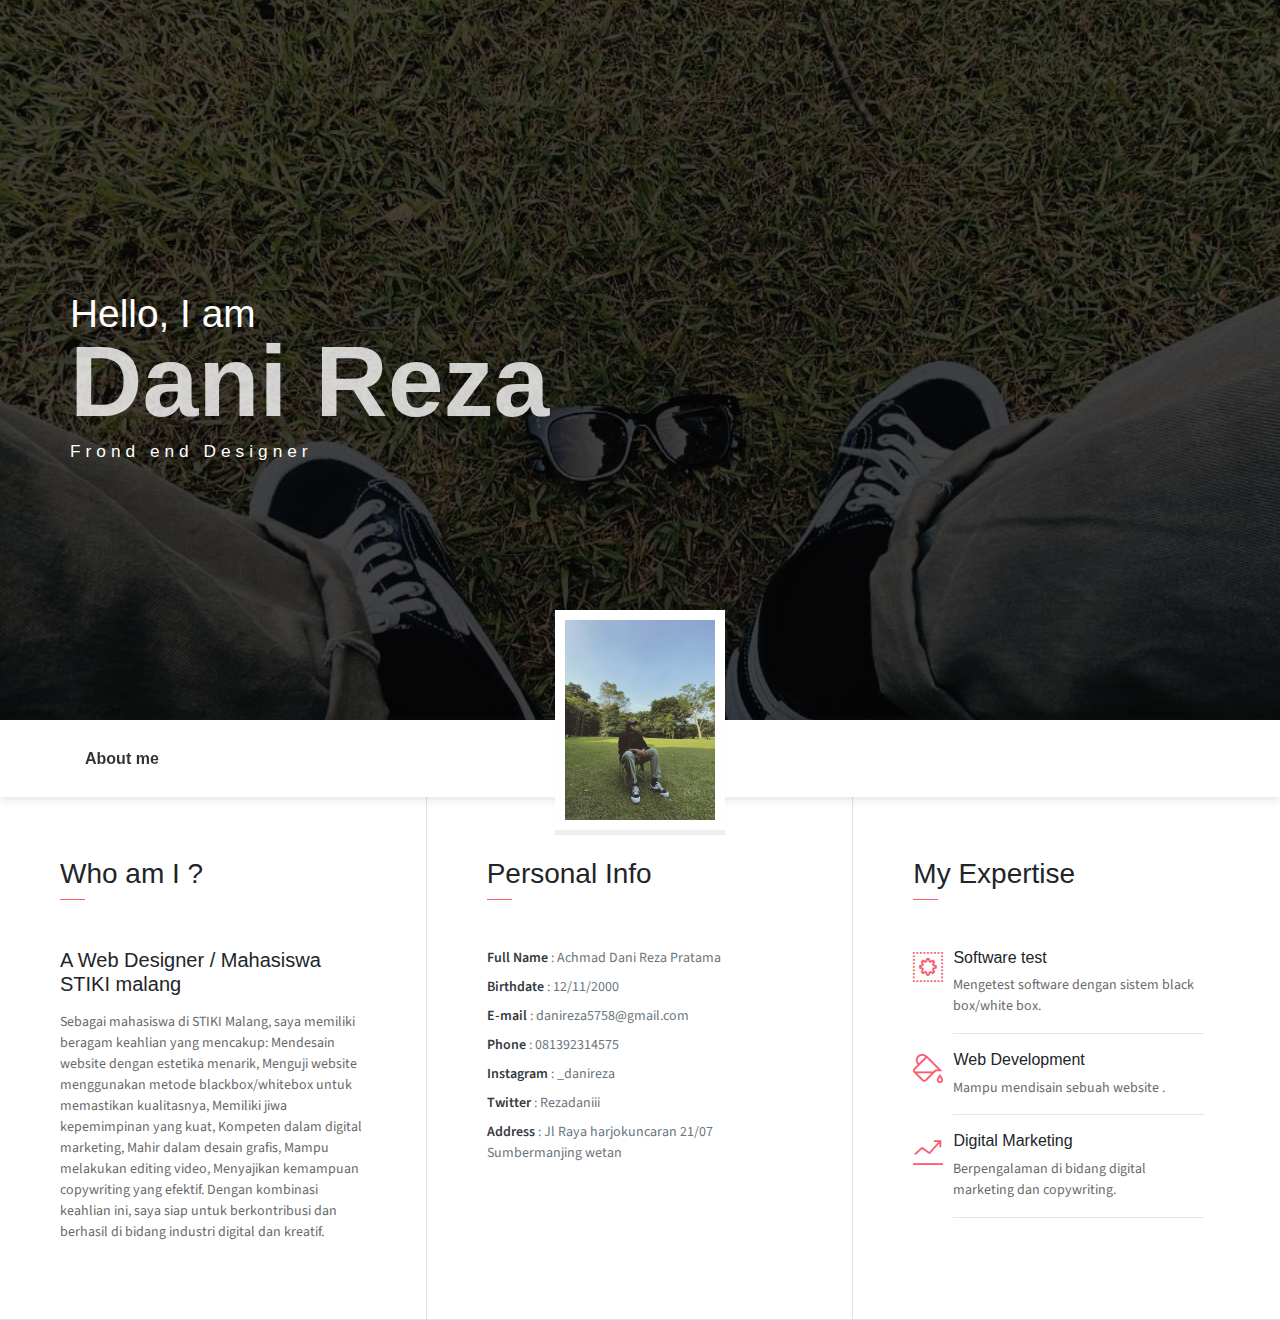
<file: public_html/index.html>
<!DOCTYPE html>
<html lang="en">
<head>
	<meta charset="utf-8">
    <meta name="viewport" content="width=device-width, initial-scale=1, shrink-to-fit=no">
    <meta name="description" content="Start your development with JohnDoe landing page.">
    <meta name="author" content="Devcrud">
    <title>JohnDoe Landing page | Free Bootstrap 4.3.x landing page</title>
    <!-- font icons -->
    <link rel="stylesheet" href="assets/vendors/themify-icons/css/themify-icons.css">
    <!-- Bootstrap + JohnDoe main styles -->
	<link rel="stylesheet" href="assets/css/johndoe.css">
</head>
<body data-spy="scroll" data-target=".navbar" data-offset="40" id="home">
    <a href="components.html" class="btn btn-primary btn-component" data-spy="affix" data-offset-top="600"><i class="ti-shift-left-alt"></i> Components</a>
    <header class="header">
        <div class="container">
            
            <div class="header-content">
                <h4 class="header-subtitle" >Hello, I am</h4>
                <h1 class="header-title">Dani Reza</h1>
                <h6 class="header-mono" >Frond end Designer </h6>
            
            </div>
        </div>
    </header>
    <nav class="navbar sticky-top navbar-expand-lg navbar-light bg-white" data-spy="affix" data-offset-top="510">
        <div class="container">
            <button class="navbar-toggler ml-auto" type="button" data-toggle="collapse" data-target="#navbarSupportedContent" aria-controls="navbarSupportedContent" aria-expanded="false" aria-label="Toggle navigation">
                
            </button>
            <div class="collapse mt-sm-20 navbar-collapse" id="navbarSupportedContent">
                <ul class="navbar-nav mr-auto">
                    <li class="nav-item">
                        <a href="#home" class="nav-link">About me</a>
                    </li>
                
                </ul>
                <ul class="navbar-nav brand">
                    <img src="assets/imgs/avatar.jpg" alt="" class="brand-img">
                    <li class="brand-txt">
                        <h5 class="brand-title">John Doe</h5>
                        <div class="brand-subtitle">Web Designer | Developer</div>
                    </li>
                </ul>
                <ul class="navbar-nav ml-auto">
                    <li class="nav-item">
                        <a href="#portfolio" class="nav-link"></a>
                    </li>
                    <li class="nav-item">
                        <a href="#blog" class="nav-link"></a>
                    </li>
                    <li class="nav-item last-item">
                        <a href="#contact" class="nav-link"></a>
                    </li>
                </ul>
            </div>
        </div>
    </nav>
    <div class="container-fluid">
        <div id="about" class="row about-section">
            <div class="col-lg-4 about-card">
                <h3 class="font-weight-light">Who am I ?</h3>
                <span class="line mb-5"></span>
                <h5 class="mb-3">A Web Designer / Mahasiswa STIKI malang</h5>
                <p class="mt-20">Sebagai mahasiswa di STIKI Malang, saya memiliki beragam keahlian yang mencakup:

                    Mendesain website dengan estetika menarik,
                    Menguji website menggunakan metode blackbox/whitebox untuk memastikan kualitasnya,
                    Memiliki jiwa kepemimpinan yang kuat,
                    Kompeten dalam digital marketing,
                    Mahir dalam desain grafis,
                    Mampu melakukan editing video,
                    Menyajikan kemampuan copywriting yang efektif.
                    
                    Dengan kombinasi keahlian ini, saya siap untuk berkontribusi dan berhasil di bidang industri digital dan kreatif.</p>
                
            </div>
            <div class="col-lg-4 about-card">
                <h3 class="font-weight-light">Personal Info</h3>
                <span class="line mb-5"></span>
                <ul class="mt40 info list-unstyled">
                    <li><span>Full Name</span> : Achmad Dani Reza Pratama</li>
                    <li><span>Birthdate</span> : 12/11/2000</li>
                    <li><span>E-mail</span> : danireza5758@gmail.com</li>
                    <li><span>Phone</span> : 081392314575</li>
                    <li><span>Instagram</span> : _danireza </li>
                    <li><span>Twitter</span> :  Rezadaniii </li>
                    <li><span>Address</span> :  Jl Raya harjokuncaran 21/07 Sumbermanjing wetan </li>
                    
                </ul>
                
            </div>
            <div class="col-lg-4 about-card">
                <h3 class="font-weight-light">My Expertise</h3>
                <span class="line mb-5"></span>
                <div class="row">
                    <div class="col-1 text-danger pt-1"><i class="ti-widget icon-lg"></i></div>
                    <div class="col-10 ml-auto mr-3">
                        <h6>Software test</h6>
                        <p class="subtitle"> Mengetest software dengan sistem black box/white box.</p>
                        <hr>
                    </div>
                </div>
                <div class="row">
                    <div class="col-1 text-danger pt-1"><i class="ti-paint-bucket icon-lg"></i></div>
                    <div class="col-10 ml-auto mr-3">
                        <h6>Web Development</h6>
                        <p class="subtitle">Mampu mendisain sebuah website  .</p>
                        <hr>
                    </div>
                </div>
                <div class="row">
                    <div class="col-1 text-danger pt-1"><i class="ti-stats-up icon-lg"></i></div>
                    <div class="col-10 ml-auto mr-3">
                        <h6>Digital Marketing</h6>
                        <p class="subtitle">Berpengalaman di bidang digital marketing dan copywriting.</p>
                        <hr>
                    </div>
                </div>
            </div>
        </div>
    </div>
</file>
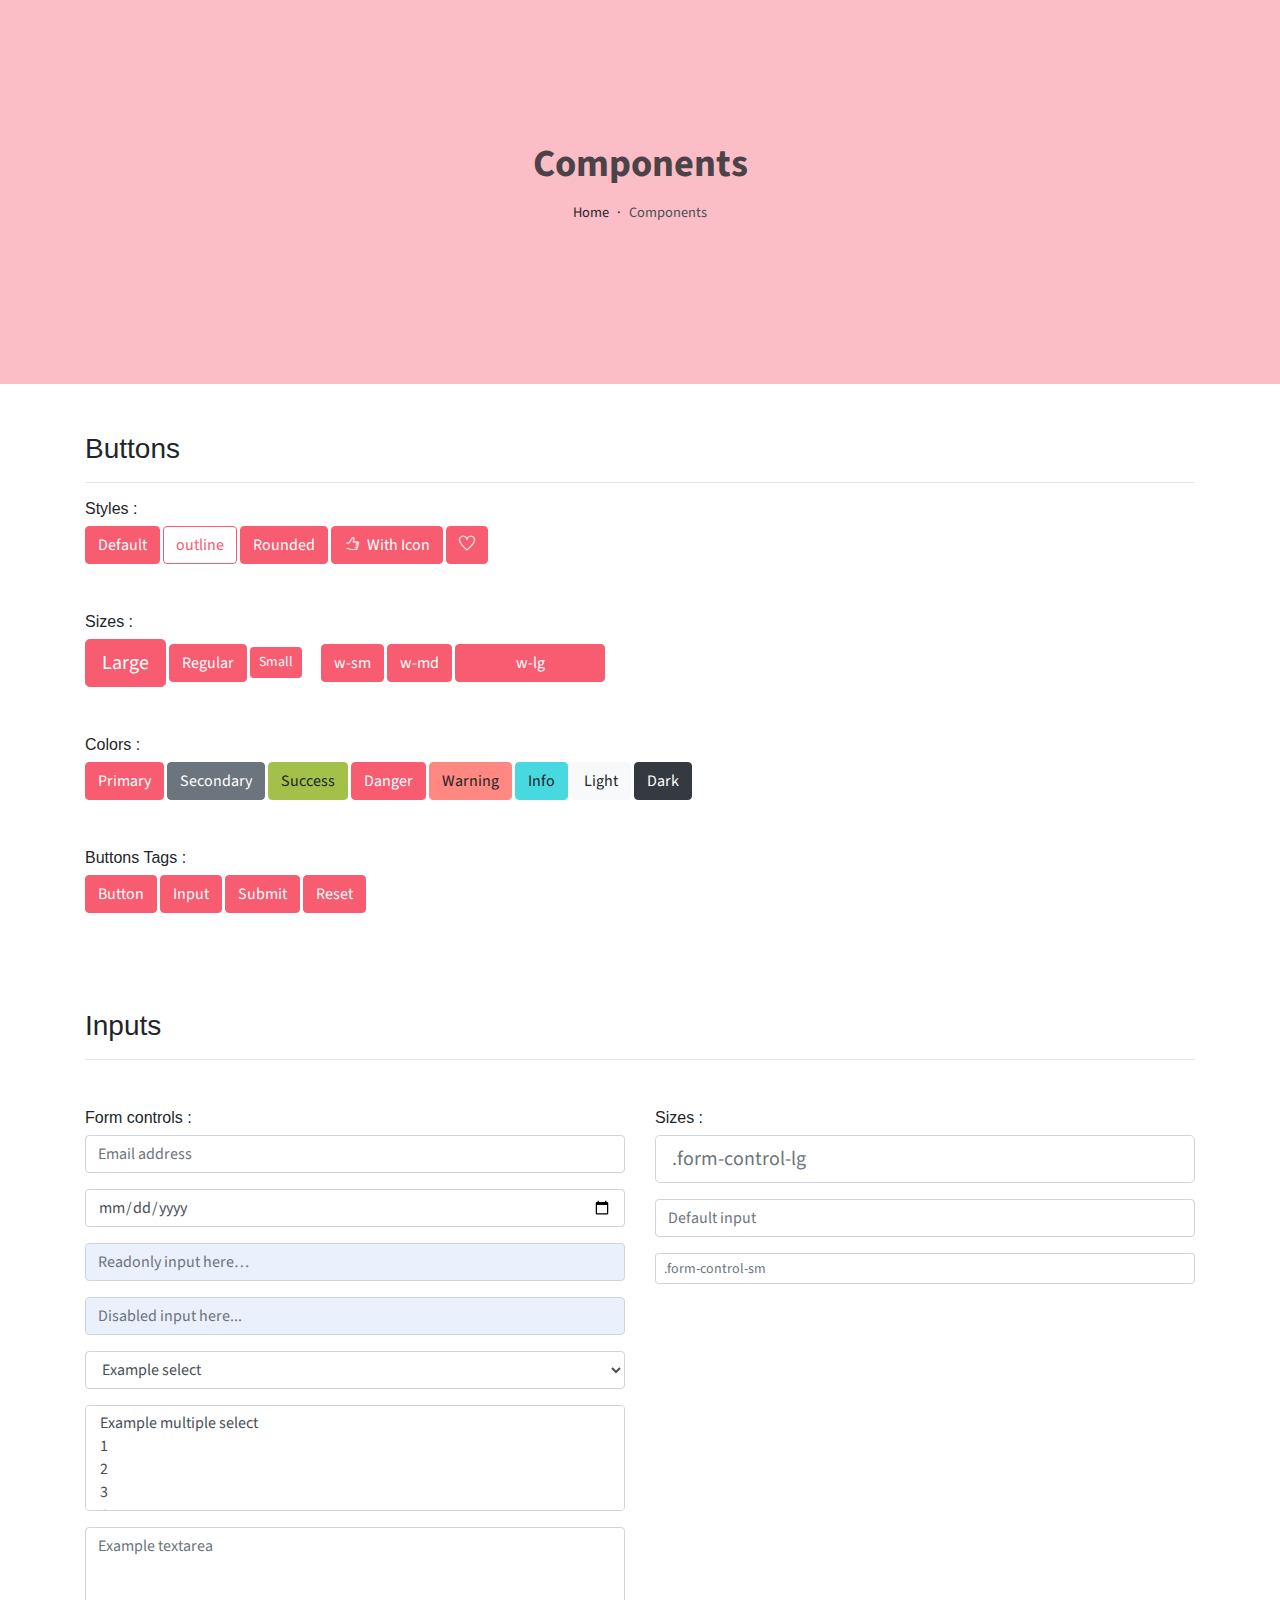
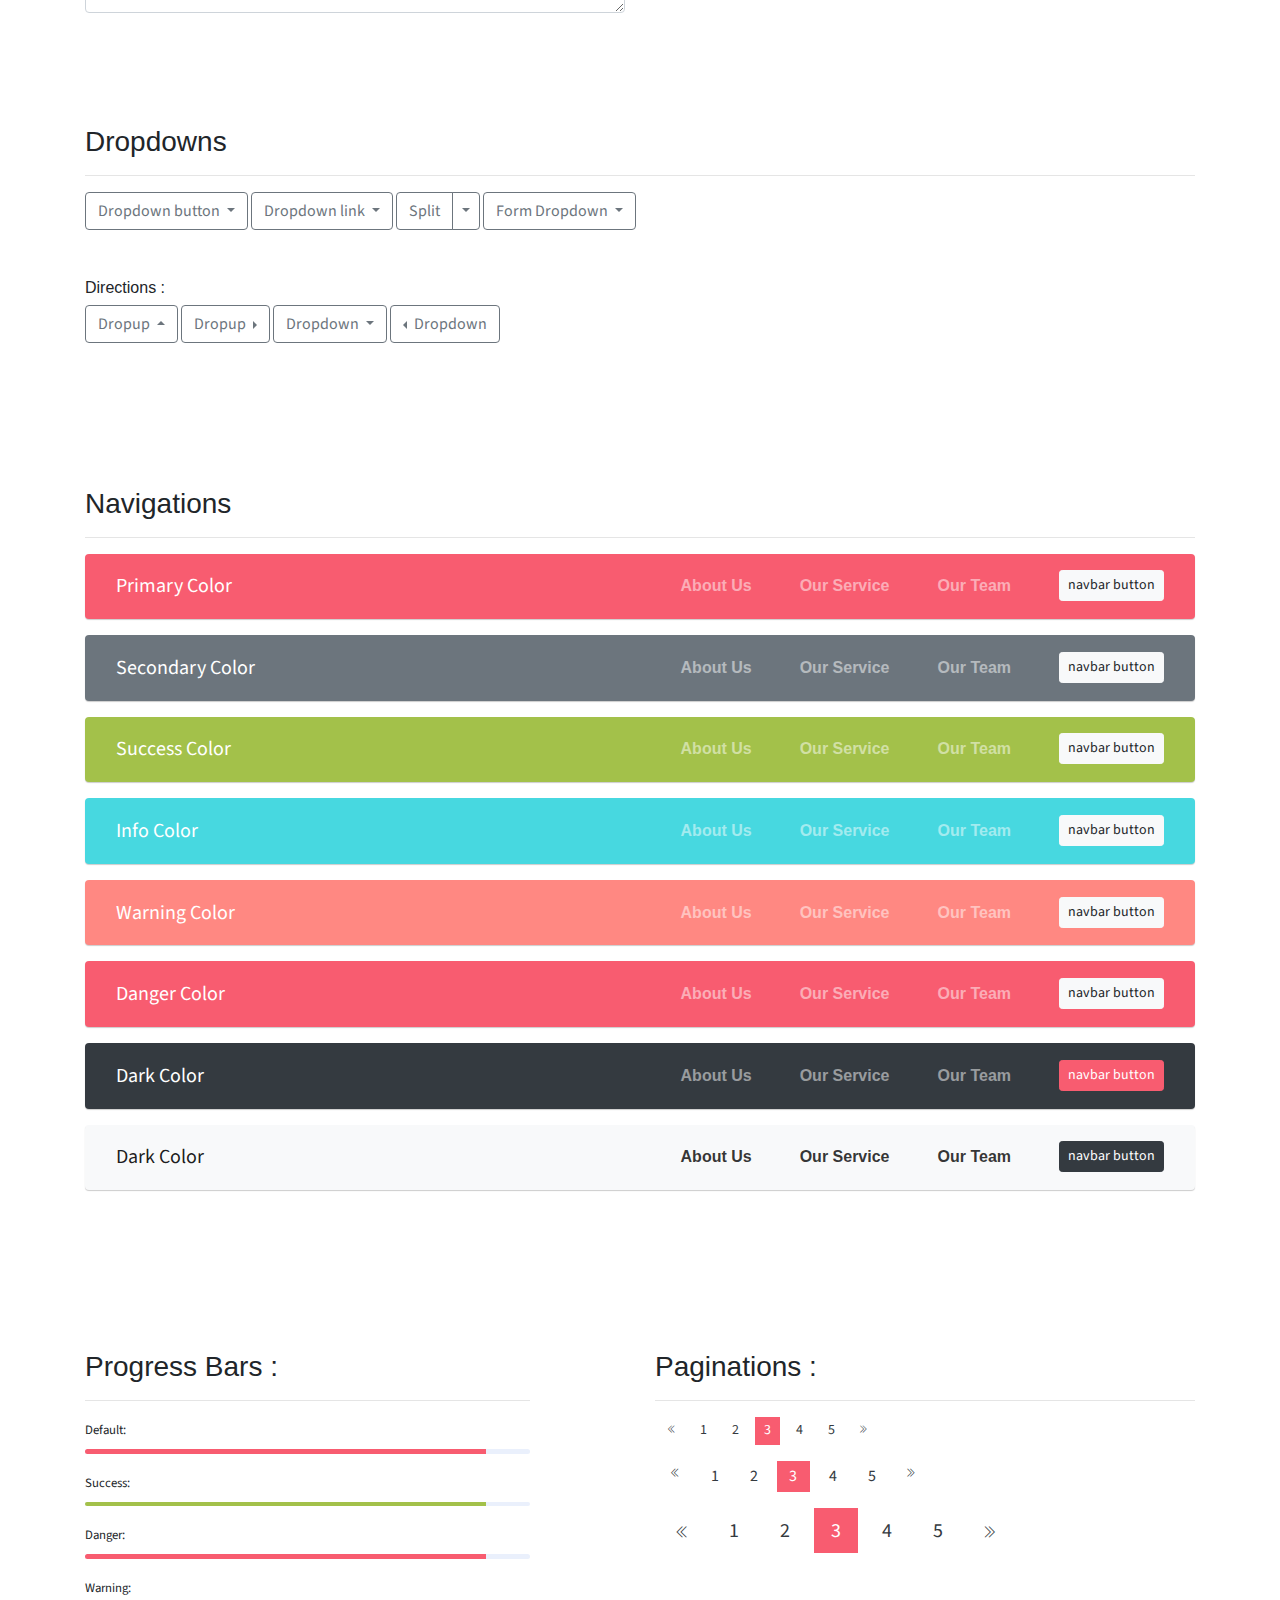
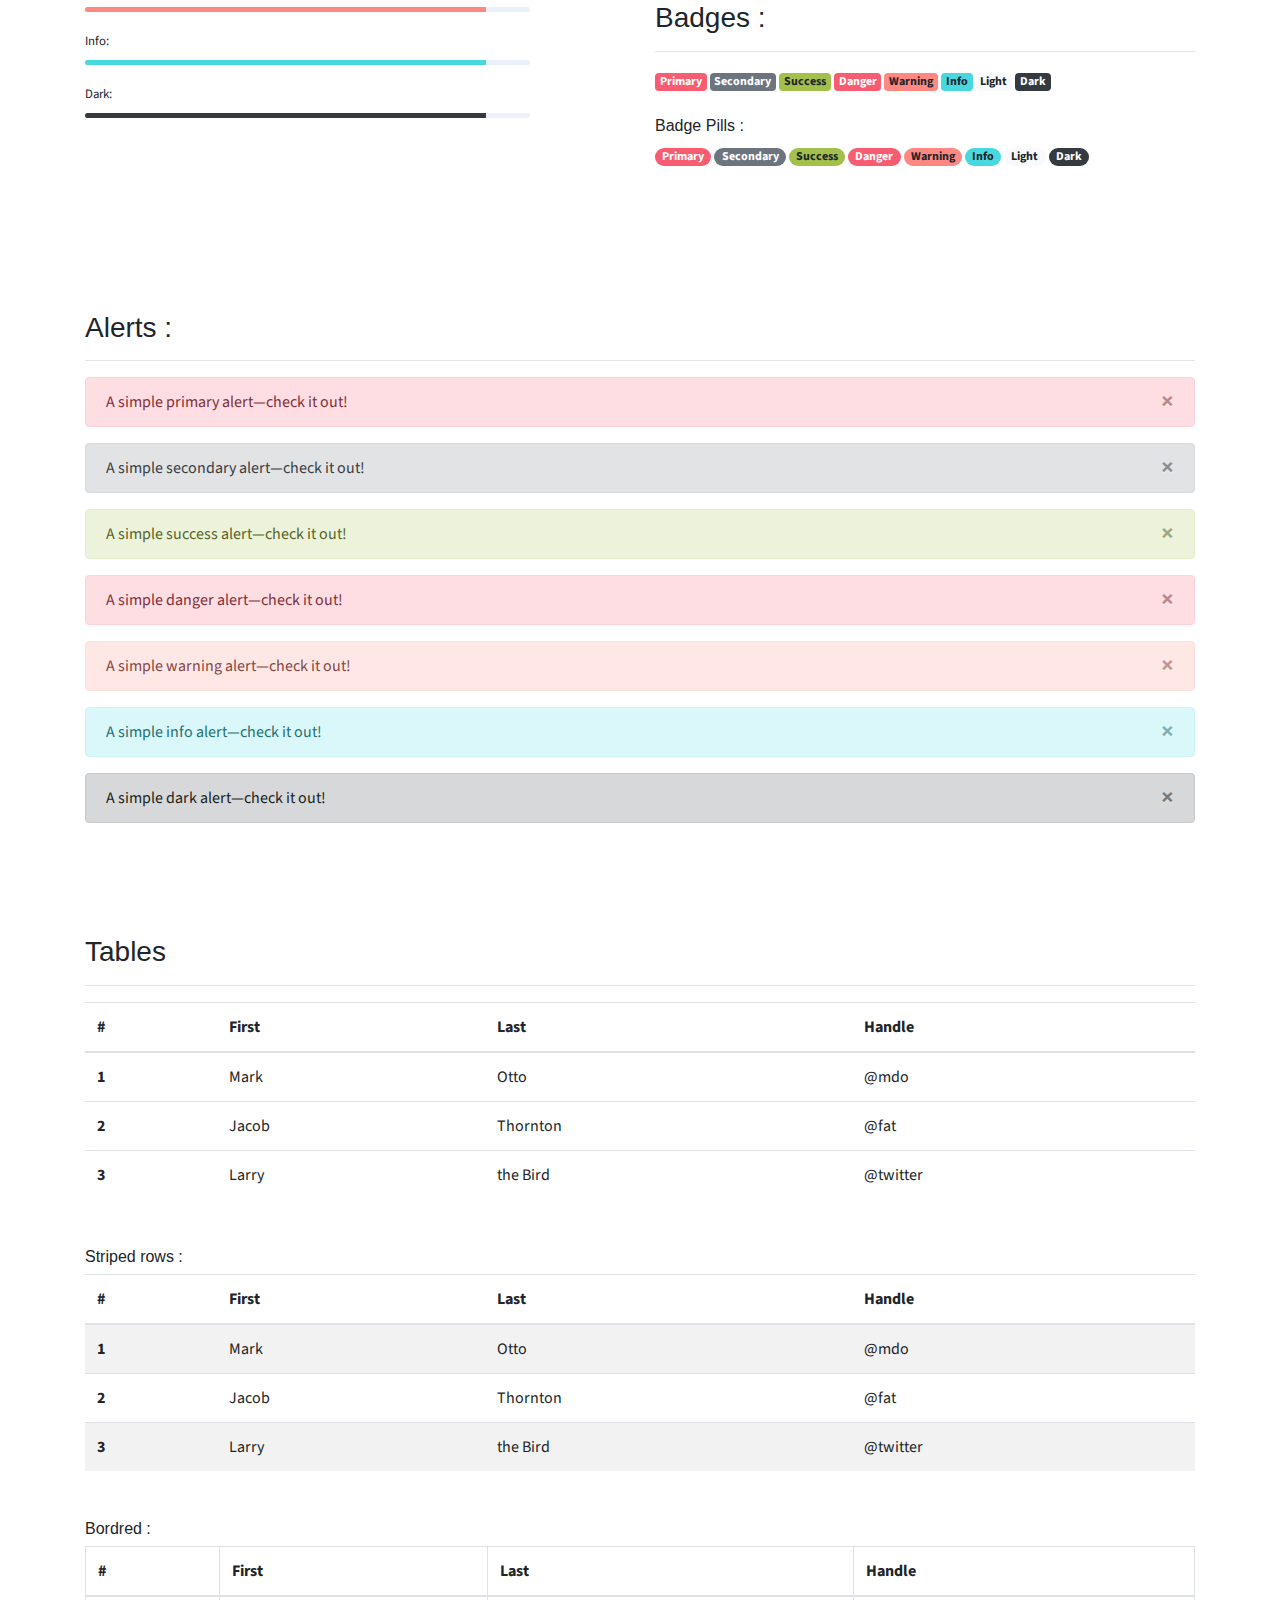
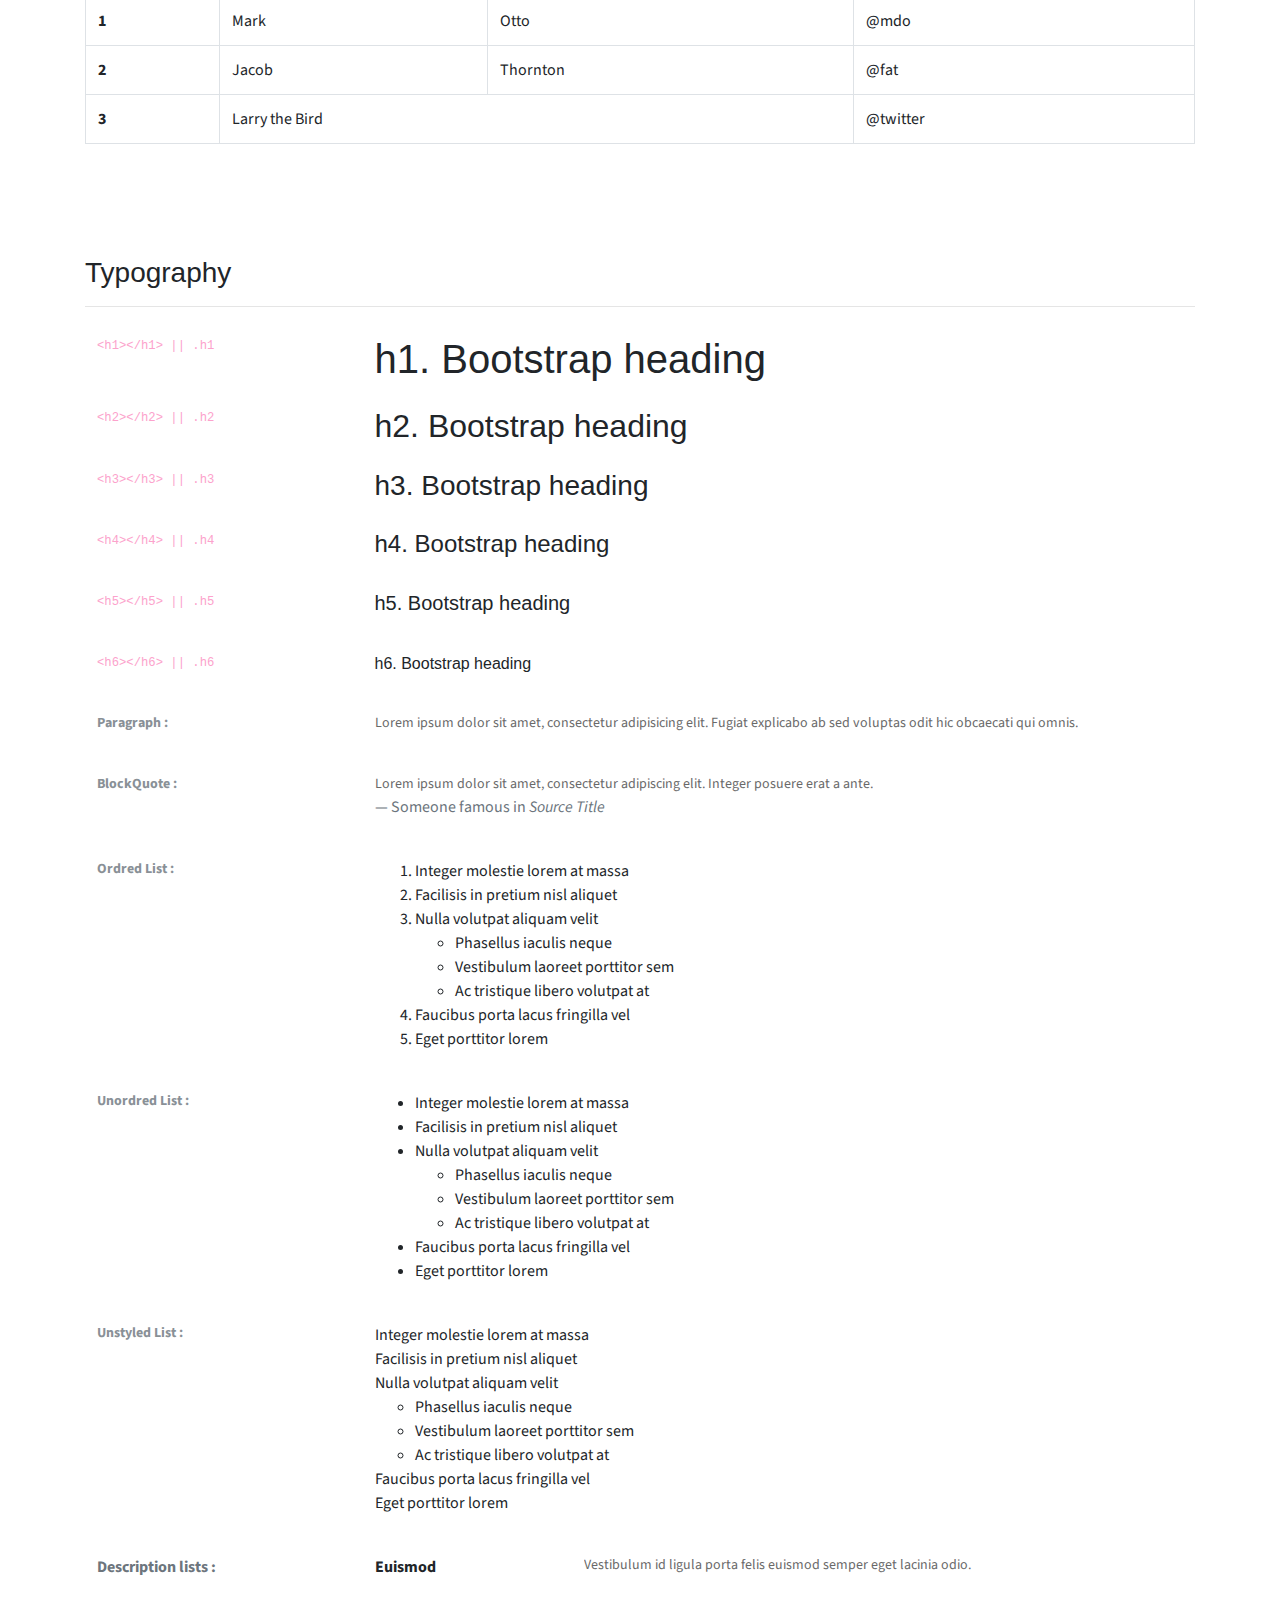
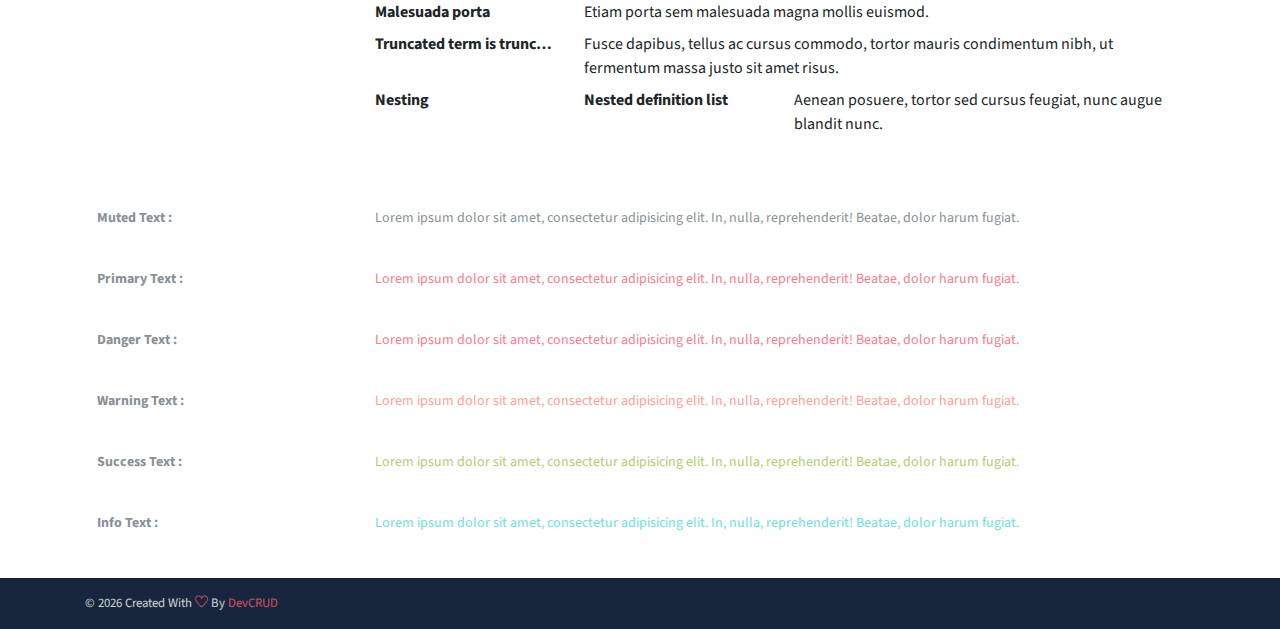
<file: public_html/components.html>
<!DOCTYPE html>
<html lang="en">
<head>
   <meta charset="utf-8">
   <meta name="viewport" content="width=device-width, initial-scale=1, shrink-to-fit=no">
   <meta name="description" content="Start your development with JohnDoe landing page.">
   <meta name="author" content="Devcrud">
   <title>JohnDoe Landing page | Components</title>
   <link rel="icon" href="assets/imgs/favicon.png" type="image/png">
   <!-- font icons -->
   <link rel="stylesheet" href="assets/vendors/themify-icons/css/themify-icons.css">
   <!-- Bootstrap + Steller  -->
   <link rel="stylesheet" href="assets/css/johndoe.css">
</head>
<body>

   <!-- Page Header -->
   <header class="header header-mini"> 
      <div class="header-title">Components</div> 
      <nav aria-label="breadcrumb">
         <ol class="breadcrumb">
            <li class="breadcrumb-item"><a href="/">Home</a></li>
            <li class="breadcrumb-item active" aria-current="page">Components</li>
         </ol>
      </nav>
   </header> <!-- End Of Page Header -->

   <!-- main content -->
   <div class="container">

      <!-- Buttons -->
      <h3 class="mt-5">Buttons</h3>
      <hr>
      <h6 class="section-secondary-title">Styles :</h6>
      <button class="btn btn-primary">Default</button>
      <button class="btn btn-outline-primary">outline</button>
      <button class="btn btn-primary rounded">Rounded</button>
      <button class="btn btn-primary rounded"><i class="ti-thumb-up pr-1"></i> With Icon</button>
      <button class="btn btn-primary circle"><i class="ti-heart"></i></button>

      <h6 class="section-secondary-title mt-5">Sizes :</h6>
      <button class="btn btn-primary btn-lg">Large</button>
      <button class="btn btn-primary ">Regular</button>
      <button class="btn btn-primary btn-sm">Small</button>
      <button class="btn btn-primary w-sm ml-3">w-sm</button>
      <button class="btn btn-primary w-md">w-md</button>
      <button class="btn btn-primary w-lg">w-lg</button>

      <h6 class="section-secondary-title mt-5">Colors :</h6>          
      <button type="button" class="btn btn-primary">Primary</button>
      <button type="button" class="btn btn-secondary">Secondary</button>
      <button type="button" class="btn btn-success">Success</button>
      <button type="button" class="btn btn-danger">Danger</button>
      <button type="button" class="btn btn-warning">Warning</button>
      <button type="button" class="btn btn-info">Info</button>
      <button type="button" class="btn btn-light">Light</button>
      <button type="button" class="btn btn-dark">Dark</button>

      <h6 class="section-secondary-title mt-5">Buttons Tags :</h6>
      <button class="btn btn-primary" type="submit">Button</button>
      <input class="btn btn-primary" type="button" value="Input">
      <input class="btn btn-primary" type="submit" value="Submit">
      <input class="btn btn-primary" type="reset" value="Reset">
      
      <!-- devider -->
      <div class="py-5"></div>

      <!-- Inputs -->
      <h3>Inputs</h3>
      <hr>
      <div class="row mt-5">
         <div class="col-md-6">
            <h6 class="section-secondary-title">Form controls :</h6>        
            <div class="form-group">
               <input type="email" class="form-control" id="exampleFormControlInput1" placeholder="Email address">
            </div>
            <div class="form-group">
               <input type="date" class="form-control" id="exampleFormControlInput1" placeholder="Date">
            </div>
            <div class="form-group">
               <input class="form-control" type="text" placeholder="Readonly input here…" readonly>
            </div>
            <div class="form-group">
               <input class="form-control" id="disabledInput" type="text" placeholder="Disabled input here..." disabled>
            </div>
            <div class="form-group">
               <select class="form-control" id="exampleFormControlSelect1">
                  <option>Example select</option>
                  <option>1</option>
                  <option>2</option>
                  <option>3</option>
                  <option>4</option>
                  <option>5</option>
               </select>
            </div>
            <div class="form-group">
               <select multiple class="form-control" id="exampleFormControlSelect2">
                  <option>Example multiple select</option>
                  <option>1</option>
                  <option>2</option>
                  <option>3</option>
                  <option>4</option>
                  <option>5</option>
               </select>
            </div>
            <div class="form-group">
               <textarea class="form-control" id="exampleFormControlTextarea1" rows="3" placeholder="Example textarea"></textarea>
            </div>
         </div>
         <div class="col-md-6">
            <h6 class="section-secondary-title">Sizes :</h6>    
            <div class="form-group">
               <input class="form-control form-control-lg" type="text" placeholder=".form-control-lg">             
            </div>
            <div class="form-group">
               <input class="form-control" type="text" placeholder="Default input">
            </div>
            <div class="form-group">
               <input class="form-control form-control-sm" type="text" placeholder=".form-control-sm"> 
            </div>
         </div>
      </div> <!-- end of inputs -->   

      <!-- devider -->
      <div class="py-5"></div>             

      <!-- Dropdowns -->
      <h3 class="components-section-title font-weight-normal">Dropdowns</h3>
      <hr>
      <div class="dropdown d-inline-block">
         <button class="btn btn-outline-secondary dropdown-toggle" type="button" id="dropdownMenuButton" data-toggle="dropdown" aria-haspopup="true" aria-expanded="false">
         Dropdown button
         </button>
         <div class="dropdown-menu" aria-labelledby="dropdownMenuButton">
         <a class="dropdown-item" href="#">Action</a>
         <a class="dropdown-item" href="#">Another action</a>
         <a class="dropdown-item" href="#">Something else here</a>
         </div>
      </div>
      <div class="dropdown d-inline-block">
         <a class="btn btn-outline-secondary dropdown-toggle" href="#" role="button" id="dropdownMenuLink" data-toggle="dropdown" aria-haspopup="true" aria-expanded="false">
            Dropdown link
         </a>
         <div class="dropdown-menu" aria-labelledby="dropdownMenuLink">
            <a class="dropdown-item" href="#">Action</a>
            <a class="dropdown-item" href="#">Another action</a>
            <a class="dropdown-item" href="#">Something else here</a>
         </div>
      </div>
      <div class="btn-group">
         <button type="button" class="btn btn-outline-secondary">Split</button>
         <button type="button" class="btn btn-outline-secondary dropdown-toggle dropdown-toggle-split" data-toggle="dropdown" aria-haspopup="true" aria-expanded="false">
         <span class="sr-only">Toggle Dropdown</span>
         </button>
         <div class="dropdown-menu">
            <a class="dropdown-item" href="#">Action</a>
            <a class="dropdown-item" href="#">Another action</a>
            <a class="dropdown-item" href="#">Something else here</a>
            <div class="dropdown-divider"></div>
            <a class="dropdown-item" href="#">Separated link</a>
         </div>
      </div>
      <div class="btn-group">
         <button class="btn btn-outline-secondary dropdown-toggle" type="button" id="dropdownMenuButton" data-toggle="dropdown" aria-haspopup="true" aria-expanded="false">
            Form Dropdown
         </button>
         <div class="dropdown-menu form">
            <form class="px-4 py-3">
               <div class="form-group">
                  <input type="email" class="form-control" id="exampleDropdownFormEmail1" placeholder="email@example.com">
               </div>
               <div class="form-group">
                  <input type="password" class="form-control" id="exampleDropdownFormPassword1" placeholder="Password">
               </div>
               <div class="form-check mb-3">
                  <input type="checkbox" class="form-check-input" id="dropdownCheck">
                  <label class="form-check-label" for="dropdownCheck">
                     Remember me
                  </label>
               </div>
               <button type="submit" class="btn btn-primary btn-block">Sign in</button>
            </form>
            <div class="dropdown-divider"></div>
            <a class="dropdown-item" href="#"><small>New around here? Sign up</small></a>
            <a class="dropdown-item" href="#"><small>Forgot password?</small></a>
         </div>
      </div>       
      <h6 class="section-secondary-title mt-5">Directions :</h6>  
      <div class="btn-group dropup">
         <button type="button" class="btn btn-outline-secondary dropdown-toggle" data-toggle="dropdown" aria-haspopup="true" aria-expanded="false">
            Dropup
         </button>
         <div class="dropdown-menu">
            <a class="dropdown-item" href="#">Action</a>
            <a class="dropdown-item" href="#">Another action</a>
            <a class="dropdown-item" href="#">Something else here</a>
            <div class="dropdown-divider"></div>
            <a class="dropdown-item" href="#">Separated link</a>
         </div>
      </div>
      <div class="btn-group dropright">
         <button type="button" class="btn btn-outline-secondary dropdown-toggle" data-toggle="dropdown" aria-haspopup="true" aria-expanded="false">
            Dropup
         </button>
         <div class="dropdown-menu">
            <a class="dropdown-item" href="#">Action</a>
            <a class="dropdown-item" href="#">Another action</a>
            <a class="dropdown-item" href="#">Something else here</a>
            <div class="dropdown-divider"></div>
            <a class="dropdown-item" href="#">Separated link</a>
         </div>
      </div>
      <div class="btn-group">
         <button type="button" class="btn btn-outline-secondary dropdown-toggle" data-toggle="dropdown" aria-haspopup="true" aria-expanded="false">
            Dropdown
         </button>
         <div class="dropdown-menu">
            <a class="dropdown-item" href="#">Action</a>
            <a class="dropdown-item" href="#">Another action</a>
            <a class="dropdown-item" href="#">Something else here</a>
            <div class="dropdown-divider"></div>
            <a class="dropdown-item" href="#">Separated link</a>
         </div>
      </div>
      <div class="btn-group dropleft">
         <button type="button" class="btn btn-outline-secondary dropdown-toggle" data-toggle="dropdown" aria-haspopup="true" aria-expanded="false">
            Dropdown
         </button>
         <div class="dropdown-menu">
            <a class="dropdown-item" href="#">Action</a>
            <a class="dropdown-item" href="#">Another action</a>
            <a class="dropdown-item" href="#">Something else here</a>
            <div class="dropdown-divider"></div>
            <a class="dropdown-item" href="#">Separated link</a>
         </div>
      </div> <!-- end of Dropdowns -->  

      <!-- devider -->
      <div class="py-5"></div>   

      <!-- navbars -->
      <h3 class="components-section-title font-weight-normal mt-5">Navigations</h3>
      <hr>
      <nav class="navbar navbar-expand-sm navbar-dark bg-primary rounded shadow mb-3">
         <div class="container">
            <a class="navbar-brand" href="#">Primary Color</a>
            <button class="navbar-toggler ml-auto" type="button" data-toggle="collapse" data-target="#navbarSupportedContent" aria-controls="navbarSupportedContent" aria-expanded="false" aria-label="Toggle navigation">
            
            </button>
            <div class="collapse navbar-collapse" id="navbarSupportedContent">
               <ul class="navbar-nav ml-auto"> 
                  <li class="nav-item">
                     <a class="nav-link" href="#about">About Us</a>
                  </li>
                  <li class="nav-item">
                     <a class="nav-link" href="#service">Our Service</a>
                  </li>
                  <li class="nav-item">
                     <a class="nav-link" href="#team">Our Team</a>
                  </li>
                  <li class="nav-item">
                     <a href="#book-table" class="ml-4 mt-1 btn btn-light btn-sm">navbar button</a>
                  </li>
               </ul>                       
            </div>
         </div>
      </nav>
      <nav class="navbar navbar-expand-sm navbar-dark bg-secondary rounded shadow mb-3">
         <div class="container">
            <a class="navbar-brand" href="#">Secondary Color</a>
            <button class="navbar-toggler ml-auto" type="button" data-toggle="collapse" data-target="#navbarSupportedContent" aria-controls="navbarSupportedContent" aria-expanded="false" aria-label="Toggle navigation">
            
            </button>
            <div class="collapse navbar-collapse" id="navbarSupportedContent">
               <ul class="navbar-nav ml-auto"> 
                  <li class="nav-item">
                     <a class="nav-link" href="#about">About Us</a>
                  </li>
                  <li class="nav-item">
                     <a class="nav-link" href="#service">Our Service</a>
                  </li>
                  <li class="nav-item">
                     <a class="nav-link" href="#team">Our Team</a>
                  </li>
                  <li class="nav-item">
                     <a href="#book-table" class="ml-4 mt-1 btn btn-light btn-sm">navbar button</a>
                  </li>
               </ul>                       
            </div>
         </div>
      </nav>
      <nav class="navbar navbar-expand-sm navbar-dark bg-success rounded shadow mb-3">
         <div class="container">
            <a class="navbar-brand" href="#">Success Color</a>
            <button class="navbar-toggler ml-auto" type="button" data-toggle="collapse" data-target="#navbarSupportedContent" aria-controls="navbarSupportedContent" aria-expanded="false" aria-label="Toggle navigation">
            <span class="navbar-toggler-icon"></span>
            </button>
            <div class="collapse navbar-collapse" id="navbarSupportedContent">
               <ul class="navbar-nav ml-auto"> 
                  <li class="nav-item">
                     <a class="nav-link" href="#about">About Us</a>
                  </li>
                  <li class="nav-item">
                     <a class="nav-link" href="#service">Our Service</a>
                  </li>
                  <li class="nav-item">
                     <a class="nav-link" href="#team">Our Team</a>
                  </li>
                  <li class="nav-item">
                     <a href="#book-table" class="ml-4 mt-1 btn btn-light btn-sm">navbar button</a>
                  </li>
               </ul>                       
            </div>
         </div>
      </nav>
      <nav class="navbar navbar-expand-sm navbar-dark bg-info rounded shadow mb-3">
         <div class="container">
            <a class="navbar-brand" href="#">Info Color</a>
            <button class="navbar-toggler ml-auto" type="button" data-toggle="collapse" data-target="#navbarSupportedContent" aria-controls="navbarSupportedContent" aria-expanded="false" aria-label="Toggle navigation">
            <span class="navbar-toggler-icon"></span>
            </button>
            <div class="collapse navbar-collapse" id="navbarSupportedContent">
               <ul class="navbar-nav ml-auto"> 
                  <li class="nav-item">
                     <a class="nav-link" href="#about">About Us</a>
                  </li>
                  <li class="nav-item">
                     <a class="nav-link" href="#service">Our Service</a>
                  </li>
                  <li class="nav-item">
                     <a class="nav-link" href="#team">Our Team</a>
                  </li>
                  <li class="nav-item">
                     <a href="#book-table" class="ml-4 mt-1 btn btn-light btn-sm">navbar button</a>
                  </li>
               </ul>                       
            </div>
         </div>
      </nav>
      <nav class="navbar navbar-expand-sm navbar-dark bg-warning rounded shadow mb-3">
         <div class="container">
            <a class="navbar-brand" href="#">Warning Color</a>
            <button class="navbar-toggler ml-auto" type="button" data-toggle="collapse" data-target="#navbarSupportedContent" aria-controls="navbarSupportedContent" aria-expanded="false" aria-label="Toggle navigation">
            <span class="navbar-toggler-icon"></span>
            </button>
            <div class="collapse navbar-collapse" id="navbarSupportedContent">
               <ul class="navbar-nav ml-auto"> 
                  <li class="nav-item">
                     <a class="nav-link" href="#about">About Us</a>
                  </li>
                  <li class="nav-item">
                     <a class="nav-link" href="#service">Our Service</a>
                  </li>
                  <li class="nav-item">
                     <a class="nav-link" href="#team">Our Team</a>
                  </li>
                  <li class="nav-item">
                     <a href="#book-table" class="ml-4 mt-1 btn btn-light btn-sm">navbar button</a>
                  </li>
               </ul>                       
            </div>
         </div>
      </nav>
      <nav class="navbar navbar-expand-sm navbar-dark bg-danger rounded shadow mb-3">
         <div class="container">
            <a class="navbar-brand" href="#">Danger Color</a>
            <button class="navbar-toggler ml-auto" type="button" data-toggle="collapse" data-target="#navbarSupportedContent" aria-controls="navbarSupportedContent" aria-expanded="false" aria-label="Toggle navigation">
            <span class="navbar-toggler-icon"></span>
            </button>
            <div class="collapse navbar-collapse" id="navbarSupportedContent">
               <ul class="navbar-nav ml-auto"> 
                  <li class="nav-item">
                     <a class="nav-link" href="#about">About Us</a>
                  </li>
                  <li class="nav-item">
                     <a class="nav-link" href="#service">Our Service</a>
                  </li>
                  <li class="nav-item">
                     <a class="nav-link" href="#team">Our Team</a>
                  </li>
                  <li class="nav-item">
                     <a href="#book-table" class="ml-4 mt-1 btn btn-light btn-sm">navbar button</a>
                  </li>
               </ul>                       
            </div>
         </div>
      </nav>
      <nav class="navbar navbar-expand-sm navbar-dark bg-dark rounded shadow mb-3">
         <div class="container">
            <a class="navbar-brand" href="#">Dark Color</a>
            <button class="navbar-toggler ml-auto" type="button" data-toggle="collapse" data-target="#navbarSupportedContent" aria-controls="navbarSupportedContent" aria-expanded="false" aria-label="Toggle navigation">
            <span class="navbar-toggler-icon"></span>
            </button>
            <div class="collapse navbar-collapse" id="navbarSupportedContent">
               <ul class="navbar-nav ml-auto"> 
                  <li class="nav-item">
                     <a class="nav-link" href="#about">About Us</a>
                  </li>
                  <li class="nav-item">
                     <a class="nav-link" href="#service">Our Service</a>
                  </li>
                  <li class="nav-item">
                     <a class="nav-link" href="#team">Our Team</a>
                  </li>
                  <li class="nav-item">
                     <a href="#book-table" class="ml-4 mt-1 btn btn-primary btn-sm">navbar button</a>
                  </li>
               </ul>                       
            </div>
         </div>
      </nav>
      <nav class="navbar navbar-expand-sm navbar-light bg-light rounded shadow mb-3">
         <div class="container">
            <a class="navbar-brand" href="#">Dark Color</a>
            <button class="navbar-toggler ml-auto" type="button" data-toggle="collapse" data-target="#navbarSupportedContent" aria-controls="navbarSupportedContent" aria-expanded="false" aria-label="Toggle navigation">
            <span class="navbar-toggler-icon"></span>
            </button>
            <div class="collapse navbar-collapse" id="navbarSupportedContent">
               <ul class="navbar-nav ml-auto"> 
                  <li class="nav-item">
                     <a class="nav-link" href="#about">About Us</a>
                  </li>
                  <li class="nav-item">
                     <a class="nav-link" href="#service">Our Service</a>
                  </li>
                  <li class="nav-item">
                     <a class="nav-link" href="#team">Our Team</a>
                  </li>
                  <li class="nav-item">
                     <a href="#book-table" class="ml-4 mt-1 btn btn-dark btn-sm">navbar button</a>
                  </li>
               </ul>                       
            </div>
         </div>
      </nav>
      <!-- End of navbars -->

      <!-- devider -->
      <div class="py-5"></div>   
      
      <!-- progress bars -->
      <div class="row justify-content-between">
         <div class="col-md-5">
            <h3 class="components-section-title font-weight-normal mt-5">Progress Bars :</h3>
            <hr>
            <small>Default: </small>
            <div class="progress mt-2 mb-3">
               <div class="progress-bar" role="progressbar" style="width: 90%" aria-valuenow="25" aria-valuemin="0" aria-valuemax="100"></div>
            </div>
            <small>Success:</small>
            <div class="progress mt-2 mb-3">
               <div class="progress-bar bg-success" role="progressbar" style="width: 90%" aria-valuenow="25" aria-valuemin="0" aria-valuemax="100"></div>
            </div>
            <small>Danger:</small>
            <div class="progress mt-2 mb-3">
               <div class="progress-bar bg-danger" role="progressbar" style="width: 90%" aria-valuenow="25" aria-valuemin="0" aria-valuemax="100"></div>
            </div>
            <small>Warning:</small>
            <div class="progress mt-2 mb-3">
               <div class="progress-bar bg-warning" role="progressbar" style="width: 90%" aria-valuenow="25" aria-valuemin="0" aria-valuemax="100"></div>
            </div>
            <small>Info:</small>
            <div class="progress mt-2 mb-3">
               <div class="progress-bar bg-info" role="progressbar" style="width: 90%" aria-valuenow="25" aria-valuemin="0" aria-valuemax="100"></div>
            </div>
            <small>Dark:</small>
            <div class="progress mt-2 mb-3">
               <div class="progress-bar bg-dark" role="progressbar" style="width: 90%" aria-valuenow="25" aria-valuemin="0" aria-valuemax="100"></div>
            </div>
         </div>
         <div class="col-md-6">
            <h3 class="components-section-title font-weight-normal mt-5">Paginations :</h3>
            <hr>
            <nav aria-label="Page navigation example">
               <ul class="pagination pagination-sm">
                  <li class="page-item"><a class="page-link" href="#"><i class="ti-angle-double-left"></i></a></li>
                  <li class="page-item"><a class="page-link" href="#">1</a></li>
                  <li class="page-item"><a class="page-link" href="#">2</a></li>
                  <li class="page-item active"><a class="page-link" href="#">3</a></li>
                  <li class="page-item"><a class="page-link" href="#">4</a></li>
                  <li class="page-item"><a class="page-link" href="#">5</a></li>
                  <li class="page-item"><a class="page-link" href="#"><i class="ti-angle-double-right"></i></a></li>
               </ul>
            </nav>
            <nav aria-label="Page navigation example">
               <ul class="pagination">
               <li class="page-item"><a class="page-link" href="#"><i class="ti-angle-double-left"></i></a></li>
                  <li class="page-item"><a class="page-link" href="#">1</a></li>
                  <li class="page-item"><a class="page-link" href="#">2</a></li>
                  <li class="page-item active"><a class="page-link" href="#">3</a></li>
                  <li class="page-item"><a class="page-link" href="#">4</a></li>
                  <li class="page-item"><a class="page-link" href="#">5</a></li>
                  <li class="page-item"><a class="page-link" href="#"><i class="ti-angle-double-right"></i></a></li>
               </ul>
            </nav>
            <nav aria-label="Page navigation example">
               <ul class="pagination pagination-lg">
                  <li class="page-item"><a class="page-link" href="#"><i class="ti-angle-double-left"></i></a></li>
                  <li class="page-item"><a class="page-link" href="#">1</a></li>
                  <li class="page-item"><a class="page-link" href="#">2</a></li>
                  <li class="page-item active"><a class="page-link" href="#">3</a></li>
                  <li class="page-item"><a class="page-link" href="#">4</a></li>
                  <li class="page-item"><a class="page-link" href="#">5</a></li>
                  <li class="page-item"><a class="page-link" href="#"><i class="ti-angle-double-right"></i></a></li>
               </ul>
            </nav>

            <!-- Badges -->
            <h3 class="components-section-title font-weight-normal mt-5">Badges :</h3>
            <hr>
            <span class="badge badge-primary">Primary</span>
            <span class="badge badge-secondary">Secondary</span>
            <span class="badge badge-success">Success</span>
            <span class="badge badge-danger">Danger</span>
            <span class="badge badge-warning">Warning</span>
            <span class="badge badge-info">Info</span>
            <span class="badge badge-light">Light</span>
            <span class="badge badge-dark">Dark</span>
            <h6 class="section-secondary-title mt-4 mb-2">Badge Pills :</h6>
            <span class="badge badge-pill badge-primary">Primary</span>
            <span class="badge badge-pill badge-secondary">Secondary</span>
            <span class="badge badge-pill badge-success">Success</span>
            <span class="badge badge-pill badge-danger">Danger</span>
            <span class="badge badge-pill badge-warning">Warning</span>
            <span class="badge badge-pill badge-info">Info</span>
            <span class="badge badge-pill badge-light">Light</span>
            <span class="badge badge-pill badge-dark">Dark</span>
         </div>
      </div> <!-- End of Progress bars -->

      <!-- devider -->
      <div class="py-5"></div>  

      <!-- Alerts -->
      <h3 class="components-section-title font-weight-normal mt-5">Alerts :</h3>
      <hr>
      <div class="alert alert-primary alert-dismissible fade show" role="alert">
         A simple primary alert—check it out!
         <button type="button" class="close" data-dismiss="alert" aria-label="Close">
            <span aria-hidden="true">&times;</span>
         </button>
      </div>
      <div class="alert alert-secondary alert-dismissible fade show" role="alert">
         A simple secondary alert—check it out!
         <button type="button" class="close" data-dismiss="alert" aria-label="Close">
            <span aria-hidden="true">&times;</span>
         </button>
      </div>
      <div class="alert alert-success alert-dismissible fade show" role="alert">
         A simple success alert—check it out!
         <button type="button" class="close" data-dismiss="alert" aria-label="Close">
            <span aria-hidden="true">&times;</span>
         </button>
      </div>
      <div class="alert alert-danger alert-dismissible fade show" role="alert">
         A simple danger alert—check it out!
         <button type="button" class="close" data-dismiss="alert" aria-label="Close">
            <span aria-hidden="true">&times;</span>
         </button>
      </div>
      <div class="alert alert-warning alert-dismissible fade show" role="alert">
         A simple warning alert—check it out!
         <button type="button" class="close" data-dismiss="alert" aria-label="Close">
            <span aria-hidden="true">&times;</span>
         </button>
      </div>
      <div class="alert alert-info alert-dismissible fade show" role="alert">
         A simple info alert—check it out!
         <button type="button" class="close" data-dismiss="alert" aria-label="Close">
            <span aria-hidden="true">&times;</span>
         </button>
      </div>
      <div class="alert alert-dark alert-dismissible fade show" role="alert">
         A simple dark alert—check it out!
         <button type="button" class="close" data-dismiss="alert" aria-label="Close">
            <span aria-hidden="true">&times;</span>
         </button>
      </div>
      <!-- end of alerts -->

      <!-- devider -->
      <div class="py-5"></div> 
   
      <!-- tables -->
      <h3 class="components-section-title">Tables</h3>
      <hr>
      <table class="table">
         <thead>
            <tr>
               <th scope="col">#</th>
               <th scope="col">First</th>
               <th scope="col">Last</th>
               <th scope="col">Handle</th>
            </tr>
         </thead>
         <tbody>
            <tr>
               <th scope="row">1</th>
               <td>Mark</td>
               <td>Otto</td>
               <td>@mdo</td>
            </tr>
            <tr>
               <th scope="row">2</th>
               <td>Jacob</td>
               <td>Thornton</td>
               <td>@fat</td>
            </tr>
            <tr>
               <th scope="row">3</th>
               <td>Larry</td>
               <td>the Bird</td>
               <td>@twitter</td>
            </tr>
         </tbody>
      </table>

      <h6 class="section-secondary-title mt-5">Striped rows :</h6>
      <table class="table table-striped">
         <thead>
            <tr>
               <th scope="col">#</th>
               <th scope="col">First</th>
               <th scope="col">Last</th>
               <th scope="col">Handle</th>
            </tr>
         </thead>
         <tbody>
            <tr>
               <th scope="row">1</th>
               <td>Mark</td>
               <td>Otto</td>
               <td>@mdo</td>
            </tr>
            <tr>
               <th scope="row">2</th>
               <td>Jacob</td>
               <td>Thornton</td>
               <td>@fat</td>
            </tr>
            <tr>
               <th scope="row">3</th>
               <td>Larry</td>
               <td>the Bird</td>
               <td>@twitter</td>
            </tr>
         </tbody>
      </table>

      <h6 class="section-secondary-title mt-5">Bordred :</h6>
      <table class="table table-bordered">
         <thead>
            <tr>
               <th scope="col">#</th>
               <th scope="col">First</th>
               <th scope="col">Last</th>
               <th scope="col">Handle</th>
            </tr>
         </thead>
         <tbody>
            <tr>
               <th scope="row">1</th>
               <td>Mark</td>
               <td>Otto</td>
               <td>@mdo</td>
            </tr>
            <tr>
               <th scope="row">2</th>
               <td>Jacob</td>
               <td>Thornton</td>
               <td>@fat</td>
            </tr>
            <tr>
               <th scope="row">3</th>
               <td colspan="2">Larry the Bird</td>
               <td>@twitter</td>
            </tr>
         </tbody>
      </table>
      <!-- end of tables -->

      <!-- devider -->
      <div class="py-5"></div> 

      <!-- typography -->
      <h3 class="components-section-title">Typography</h3>
      <hr>
     
      <table class="table table-borderless v-align-center">
         <tbody>
            <tr>
               <td>
                  <p><code class="highlighter-rouge">&lt;h1&gt;&lt;/h1&gt; || .h1</code></p>
               </td>
               <td class="w-75"><span class="h1">h1. Bootstrap heading</span></td>
            </tr>
            <tr>
               <td>
                  <p><code class="highlighter-rouge">&lt;h2&gt;&lt;/h2&gt; || .h2</code></p>
               </td>
               <td><span class="h2">h2. Bootstrap heading</span></td>
            </tr>
            <tr>
               <td>
                  <p><code class="highlighter-rouge">&lt;h3&gt;&lt;/h3&gt; || .h3</code></p>
               </td>
               <td><span class="h3">h3. Bootstrap heading</span></td>
            </tr>
            <tr>
               <td>
                  <p><code class="highlighter-rouge">&lt;h4&gt;&lt;/h4&gt; || .h4</code></p>
               </td>
               <td><span class="h4">h4. Bootstrap heading</span></td>
            </tr>
            <tr>
               <td>
                  <p><code class="highlighter-rouge">&lt;h5&gt;&lt;/h5&gt; || .h5</code></p>
               </td>
               <td><span class="h5">h5. Bootstrap heading</span></td>
            </tr>
            <tr>
               <td>
                  <p><code class="highlighter-rouge">&lt;h6&gt;&lt;/h6&gt; || .h6</code></p>
               </td>
               <td><span class="h6">h6. Bootstrap heading</span></td>
            </tr>
            <tr>
               <td>
                  <p class="font-weight-bold text-muted">Paragraph :</p>
               </td>
               <td><p>Lorem ipsum dolor sit amet, consectetur adipisicing elit. Fugiat explicabo ab sed voluptas odit hic obcaecati qui omnis.</p></td>
            </tr>
            <tr>
               <td>
                  <p class="font-weight-bold text-muted">BlockQuote :</p>
               </td>
               <td>
                  <blockquote class="blockquote">
                     <p class="mb-0">Lorem ipsum dolor sit amet, consectetur adipiscing elit. Integer posuere erat a ante.</p>
                     <footer class="blockquote-footer">Someone famous in <cite title="Source Title">Source Title</cite></footer>
                  </blockquote>
               </td>
            </tr>

            
            <tr>
               <td><p class="font-weight-bold text-muted">Ordred List :</p></td>
               <td>
                  <ol>
                     <li>Integer molestie lorem at massa</li>
                     <li>Facilisis in pretium nisl aliquet</li>
                     <li>Nulla volutpat aliquam velit
                        <ul>
                           <li>Phasellus iaculis neque</li>
                           <li>Vestibulum laoreet porttitor sem</li>
                           <li>Ac tristique libero volutpat at</li>
                        </ul>
                     </li>
                     <li>Faucibus porta lacus fringilla vel</li>
                     <li>Eget porttitor lorem</li>
                  </ol>
               </td>
            </tr>
            <tr>
               <td><p class="font-weight-bold text-muted">Unordred List :</p></td>
               <td>
                  <ul >
                     <li>Integer molestie lorem at massa</li>
                     <li>Facilisis in pretium nisl aliquet</li>
                     <li>Nulla volutpat aliquam velit
                        <ul>
                           <li>Phasellus iaculis neque</li>
                           <li>Vestibulum laoreet porttitor sem</li>
                           <li>Ac tristique libero volutpat at</li>
                        </ul>
                     </li>
                     <li>Faucibus porta lacus fringilla vel</li>
                     <li>Eget porttitor lorem</li>
                  </ul>
               </td>
            </tr>
            <tr>
               <td><p class="font-weight-bold text-muted">Unstyled List :</p></td>
               <td>
                  <ul class="list-unstyled">
                     <li>Integer molestie lorem at massa</li>
                     <li>Facilisis in pretium nisl aliquet</li>
                     <li>Nulla volutpat aliquam velit
                        <ul>
                           <li>Phasellus iaculis neque</li>
                           <li>Vestibulum laoreet porttitor sem</li>
                           <li>Ac tristique libero volutpat at</li>
                        </ul>
                     </li>
                     <li>Faucibus porta lacus fringilla vel</li>
                     <li>Eget porttitor lorem</li>
                  </ul>
               </td>
            </tr>
            <tr>
               <td class="font-weight-bold text-muted">Description lists : </td>
               <td>
                  <dl class="row">
                     <dt class="col-sm-3">Euismod</dt>
                     <dd class="col-sm-9">
                        <p>Vestibulum id ligula porta felis euismod semper eget lacinia odio.</p>
                     </dd>

                     <dt class="col-sm-3">Malesuada porta</dt>
                     <dd class="col-sm-9">Etiam porta sem malesuada magna mollis euismod.</dd>

                     <dt class="col-sm-3 text-truncate">Truncated term is truncated</dt>
                     <dd class="col-sm-9">Fusce dapibus, tellus ac cursus commodo, tortor mauris condimentum nibh, ut fermentum massa justo sit amet risus.</dd>

                     <dt class="col-sm-3">Nesting</dt>
                     <dd class="col-sm-9">
                        <dl class="row">
                           <dt class="col-sm-4">Nested definition list</dt>
                           <dd class="col-sm-8">Aenean posuere, tortor sed cursus feugiat, nunc augue blandit nunc.</dd>
                        </dl>
                     </dd>
                  </dl>
               </td>
            </tr>
            <tr>
               <td>
                  <p class="font-weight-bold text-muted">Muted Text :</p>
               </td>
               <td>
                  <p class="text-muted">Lorem ipsum dolor sit amet, consectetur adipisicing elit. In, nulla, reprehenderit! Beatae, dolor harum fugiat.</p>
               </td>
            </tr>
            <tr>
               <td>
                  <p class="font-weight-bold text-muted">Primary Text :</p>
               </td>
               <td>
                  <p class="text-primary">Lorem ipsum dolor sit amet, consectetur adipisicing elit. In, nulla, reprehenderit! Beatae, dolor harum fugiat.</p>
               </td>
            </tr>
            <tr>
               <td>
                  <p class="font-weight-bold text-muted">Danger Text :</p>
               </td>
               <td>
                  <p class="text-danger">Lorem ipsum dolor sit amet, consectetur adipisicing elit. In, nulla, reprehenderit! Beatae, dolor harum fugiat.</p>
               </td>
            </tr>
            <tr>
               <td>
                  <p class="font-weight-bold text-muted">Warning Text :</p>
               </td>
               <td>
                  <p class="text-warning">Lorem ipsum dolor sit amet, consectetur adipisicing elit. In, nulla, reprehenderit! Beatae, dolor harum fugiat.</p>
               </td>
            </tr>
            <tr>
               <td>
                  <p class="font-weight-bold text-muted">Success Text :</p>
               </td>
               <td>
                  <p class="text-success">Lorem ipsum dolor sit amet, consectetur adipisicing elit. In, nulla, reprehenderit! Beatae, dolor harum fugiat.</p>
               </td>
            </tr>
            <tr>
               <td>
                  <p class="font-weight-bold text-muted">Info Text :</p>
               </td>
               <td>
                  <p class="text-info">Lorem ipsum dolor sit amet, consectetur adipisicing elit. In, nulla, reprehenderit! Beatae, dolor harum fugiat.</p>
               </td>
            </tr>
         </tbody>
      </table>
   </div>
   <!-- end of typography -->

   <!-- Page Footer -->
   <footer class="footer py-3">
        <div class="container">
            <p class="small mb-0 text-light">
                &copy; <script>document.write(new Date().getFullYear())</script> Created With <i class="ti-heart text-danger"></i> By <a href="http://devcrud.com" target="_blank"><span class="text-danger" title="Bootstrap 4 Themes and Dashboards">DevCRUD</span></a> 
            </p>
        </div>
    </footer>
   <!-- End of Page Footer -->  
   
   <!-- core  -->
   <script src="assets/vendors/jquery/jquery-3.4.1.js"></script>
   <script src="assets/vendors/bootstrap/bootstrap.bundle.js"></script>

</body>
</html>
</file>
<file: public_html/assets/vendors/themify-icons/css/themify-icons.css>
@font-face {
	font-family: 'themify';
	src:url("../fonts/themify.eot?-fvbane");
	src:url("../fonts/themify.eot?#iefix-fvbane") format("embedded-opentype"),
		url("../fonts/themify.woff?-fvbane") format("woff"),
		url("../fonts/themify.ttf?-fvbane") format("truetype"),
		url("../fonts/themify.svg?-fvbane#themify") format("svg");
	font-weight: normal;
	font-style: normal;
}

[class^="ti-"], [class*=" ti-"] {
	font-family: 'themify';
	speak: none;
	font-style: normal;
	font-weight: normal;
	font-variant: normal;
	text-transform: none;
	line-height: 1;

	/* Better Font Rendering =========== */
	-webkit-font-smoothing: antialiased;
	-moz-osx-font-smoothing: grayscale;
}

.ti-wand:before {
	content: "\e600";
}
.ti-volume:before {
	content: "\e601";
}
.ti-user:before {
	content: "\e602";
}
.ti-unlock:before {
	content: "\e603";
}
.ti-unlink:before {
	content: "\e604";
}
.ti-trash:before {
	content: "\e605";
}
.ti-thought:before {
	content: "\e606";
}
.ti-target:before {
	content: "\e607";
}
.ti-tag:before {
	content: "\e608";
}
.ti-tablet:before {
	content: "\e609";
}
.ti-star:before {
	content: "\e60a";
}
.ti-spray:before {
	content: "\e60b";
}
.ti-signal:before {
	content: "\e60c";
}
.ti-shopping-cart:before {
	content: "\e60d";
}
.ti-shopping-cart-full:before {
	content: "\e60e";
}
.ti-settings:before {
	content: "\e60f";
}
.ti-search:before {
	content: "\e610";
}
.ti-zoom-in:before {
	content: "\e611";
}
.ti-zoom-out:before {
	content: "\e612";
}
.ti-cut:before {
	content: "\e613";
}
.ti-ruler:before {
	content: "\e614";
}
.ti-ruler-pencil:before {
	content: "\e615";
}
.ti-ruler-alt:before {
	content: "\e616";
}
.ti-bookmark:before {
	content: "\e617";
}
.ti-bookmark-alt:before {
	content: "\e618";
}
.ti-reload:before {
	content: "\e619";
}
.ti-plus:before {
	content: "\e61a";
}
.ti-pin:before {
	content: "\e61b";
}
.ti-pencil:before {
	content: "\e61c";
}
.ti-pencil-alt:before {
	content: "\e61d";
}
.ti-paint-roller:before {
	content: "\e61e";
}
.ti-paint-bucket:before {
	content: "\e61f";
}
.ti-na:before {
	content: "\e620";
}
.ti-mobile:before {
	content: "\e621";
}
.ti-minus:before {
	content: "\e622";
}
.ti-medall:before {
	content: "\e623";
}
.ti-medall-alt:before {
	content: "\e624";
}
.ti-marker:before {
	content: "\e625";
}
.ti-marker-alt:before {
	content: "\e626";
}
.ti-arrow-up:before {
	content: "\e627";
}
.ti-arrow-right:before {
	content: "\e628";
}
.ti-arrow-left:before {
	content: "\e629";
}
.ti-arrow-down:before {
	content: "\e62a";
}
.ti-lock:before {
	content: "\e62b";
}
.ti-location-arrow:before {
	content: "\e62c";
}
.ti-link:before {
	content: "\e62d";
}
.ti-layout:before {
	content: "\e62e";
}
.ti-layers:before {
	content: "\e62f";
}
.ti-layers-alt:before {
	content: "\e630";
}
.ti-key:before {
	content: "\e631";
}
.ti-import:before {
	content: "\e632";
}
.ti-image:before {
	content: "\e633";
}
.ti-heart:before {
	content: "\e634";
}
.ti-heart-broken:before {
	content: "\e635";
}
.ti-hand-stop:before {
	content: "\e636";
}
.ti-hand-open:before {
	content: "\e637";
}
.ti-hand-drag:before {
	content: "\e638";
}
.ti-folder:before {
	content: "\e639";
}
.ti-flag:before {
	content: "\e63a";
}
.ti-flag-alt:before {
	content: "\e63b";
}
.ti-flag-alt-2:before {
	content: "\e63c";
}
.ti-eye:before {
	content: "\e63d";
}
.ti-export:before {
	content: "\e63e";
}
.ti-exchange-vertical:before {
	content: "\e63f";
}
.ti-desktop:before {
	content: "\e640";
}
.ti-cup:before {
	content: "\e641";
}
.ti-crown:before {
	content: "\e642";
}
.ti-comments:before {
	content: "\e643";
}
.ti-comment:before {
	content: "\e644";
}
.ti-comment-alt:before {
	content: "\e645";
}
.ti-close:before {
	content: "\e646";
}
.ti-clip:before {
	content: "\e647";
}
.ti-angle-up:before {
	content: "\e648";
}
.ti-angle-right:before {
	content: "\e649";
}
.ti-angle-left:before {
	content: "\e64a";
}
.ti-angle-down:before {
	content: "\e64b";
}
.ti-check:before {
	content: "\e64c";
}
.ti-check-box:before {
	content: "\e64d";
}
.ti-camera:before {
	content: "\e64e";
}
.ti-announcement:before {
	content: "\e64f";
}
.ti-brush:before {
	content: "\e650";
}
.ti-briefcase:before {
	content: "\e651";
}
.ti-bolt:before {
	content: "\e652";
}
.ti-bolt-alt:before {
	content: "\e653";
}
.ti-blackboard:before {
	content: "\e654";
}
.ti-bag:before {
	content: "\e655";
}
.ti-move:before {
	content: "\e656";
}
.ti-arrows-vertical:before {
	content: "\e657";
}
.ti-arrows-horizontal:before {
	content: "\e658";
}
.ti-fullscreen:before {
	content: "\e659";
}
.ti-arrow-top-right:before {
	content: "\e65a";
}
.ti-arrow-top-left:before {
	content: "\e65b";
}
.ti-arrow-circle-up:before {
	content: "\e65c";
}
.ti-arrow-circle-right:before {
	content: "\e65d";
}
.ti-arrow-circle-left:before {
	content: "\e65e";
}
.ti-arrow-circle-down:before {
	content: "\e65f";
}
.ti-angle-double-up:before {
	content: "\e660";
}
.ti-angle-double-right:before {
	content: "\e661";
}
.ti-angle-double-left:before {
	content: "\e662";
}
.ti-angle-double-down:before {
	content: "\e663";
}
.ti-zip:before {
	content: "\e664";
}
.ti-world:before {
	content: "\e665";
}
.ti-wheelchair:before {
	content: "\e666";
}
.ti-view-list:before {
	content: "\e667";
}
.ti-view-list-alt:before {
	content: "\e668";
}
.ti-view-grid:before {
	content: "\e669";
}
.ti-uppercase:before {
	content: "\e66a";
}
.ti-upload:before {
	content: "\e66b";
}
.ti-underline:before {
	content: "\e66c";
}
.ti-truck:before {
	content: "\e66d";
}
.ti-timer:before {
	content: "\e66e";
}
.ti-ticket:before {
	content: "\e66f";
}
.ti-thumb-up:before {
	content: "\e670";
}
.ti-thumb-down:before {
	content: "\e671";
}
.ti-text:before {
	content: "\e672";
}
.ti-stats-up:before {
	content: "\e673";
}
.ti-stats-down:before {
	content: "\e674";
}
.ti-split-v:before {
	content: "\e675";
}
.ti-split-h:before {
	content: "\e676";
}
.ti-smallcap:before {
	content: "\e677";
}
.ti-shine:before {
	content: "\e678";
}
.ti-shift-right:before {
	content: "\e679";
}
.ti-shift-left:before {
	content: "\e67a";
}
.ti-shield:before {
	content: "\e67b";
}
.ti-notepad:before {
	content: "\e67c";
}
.ti-server:before {
	content: "\e67d";
}
.ti-quote-right:before {
	content: "\e67e";
}
.ti-quote-left:before {
	content: "\e67f";
}
.ti-pulse:before {
	content: "\e680";
}
.ti-printer:before {
	content: "\e681";
}
.ti-power-off:before {
	content: "\e682";
}
.ti-plug:before {
	content: "\e683";
}
.ti-pie-chart:before {
	content: "\e684";
}
.ti-paragraph:before {
	content: "\e685";
}
.ti-panel:before {
	content: "\e686";
}
.ti-package:before {
	content: "\e687";
}
.ti-music:before {
	content: "\e688";
}
.ti-music-alt:before {
	content: "\e689";
}
.ti-mouse:before {
	content: "\e68a";
}
.ti-mouse-alt:before {
	content: "\e68b";
}
.ti-money:before {
	content: "\e68c";
}
.ti-microphone:before {
	content: "\e68d";
}
.ti-menu:before {
	content: "\e68e";
}
.ti-menu-alt:before {
	content: "\e68f";
}
.ti-map:before {
	content: "\e690";
}
.ti-map-alt:before {
	content: "\e691";
}
.ti-loop:before {
	content: "\e692";
}
.ti-location-pin:before {
	content: "\e693";
}
.ti-list:before {
	content: "\e694";
}
.ti-light-bulb:before {
	content: "\e695";
}
.ti-Italic:before {
	content: "\e696";
}
.ti-info:before {
	content: "\e697";
}
.ti-infinite:before {
	content: "\e698";
}
.ti-id-badge:before {
	content: "\e699";
}
.ti-hummer:before {
	content: "\e69a";
}
.ti-home:before {
	content: "\e69b";
}
.ti-help:before {
	content: "\e69c";
}
.ti-headphone:before {
	content: "\e69d";
}
.ti-harddrives:before {
	content: "\e69e";
}
.ti-harddrive:before {
	content: "\e69f";
}
.ti-gift:before {
	content: "\e6a0";
}
.ti-game:before {
	content: "\e6a1";
}
.ti-filter:before {
	content: "\e6a2";
}
.ti-files:before {
	content: "\e6a3";
}
.ti-file:before {
	content: "\e6a4";
}
.ti-eraser:before {
	content: "\e6a5";
}
.ti-envelope:before {
	content: "\e6a6";
}
.ti-download:before {
	content: "\e6a7";
}
.ti-direction:before {
	content: "\e6a8";
}
.ti-direction-alt:before {
	content: "\e6a9";
}
.ti-dashboard:before {
	content: "\e6aa";
}
.ti-control-stop:before {
	content: "\e6ab";
}
.ti-control-shuffle:before {
	content: "\e6ac";
}
.ti-control-play:before {
	content: "\e6ad";
}
.ti-control-pause:before {
	content: "\e6ae";
}
.ti-control-forward:before {
	content: "\e6af";
}
.ti-control-backward:before {
	content: "\e6b0";
}
.ti-cloud:before {
	content: "\e6b1";
}
.ti-cloud-up:before {
	content: "\e6b2";
}
.ti-cloud-down:before {
	content: "\e6b3";
}
.ti-clipboard:before {
	content: "\e6b4";
}
.ti-car:before {
	content: "\e6b5";
}
.ti-calendar:before {
	content: "\e6b6";
}
.ti-book:before {
	content: "\e6b7";
}
.ti-bell:before {
	content: "\e6b8";
}
.ti-basketball:before {
	content: "\e6b9";
}
.ti-bar-chart:before {
	content: "\e6ba";
}
.ti-bar-chart-alt:before {
	content: "\e6bb";
}
.ti-back-right:before {
	content: "\e6bc";
}
.ti-back-left:before {
	content: "\e6bd";
}
.ti-arrows-corner:before {
	content: "\e6be";
}
.ti-archive:before {
	content: "\e6bf";
}
.ti-anchor:before {
	content: "\e6c0";
}
.ti-align-right:before {
	content: "\e6c1";
}
.ti-align-left:before {
	content: "\e6c2";
}
.ti-align-justify:before {
	content: "\e6c3";
}
.ti-align-center:before {
	content: "\e6c4";
}
.ti-alert:before {
	content: "\e6c5";
}
.ti-alarm-clock:before {
	content: "\e6c6";
}
.ti-agenda:before {
	content: "\e6c7";
}
.ti-write:before {
	content: "\e6c8";
}
.ti-window:before {
	content: "\e6c9";
}
.ti-widgetized:before {
	content: "\e6ca";
}
.ti-widget:before {
	content: "\e6cb";
}
.ti-widget-alt:before {
	content: "\e6cc";
}
.ti-wallet:before {
	content: "\e6cd";
}
.ti-video-clapper:before {
	content: "\e6ce";
}
.ti-video-camera:before {
	content: "\e6cf";
}
.ti-vector:before {
	content: "\e6d0";
}
.ti-themify-logo:before {
	content: "\e6d1";
}
.ti-themify-favicon:before {
	content: "\e6d2";
}
.ti-themify-favicon-alt:before {
	content: "\e6d3";
}
.ti-support:before {
	content: "\e6d4";
}
.ti-stamp:before {
	content: "\e6d5";
}
.ti-split-v-alt:before {
	content: "\e6d6";
}
.ti-slice:before {
	content: "\e6d7";
}
.ti-shortcode:before {
	content: "\e6d8";
}
.ti-shift-right-alt:before {
	content: "\e6d9";
}
.ti-shift-left-alt:before {
	content: "\e6da";
}
.ti-ruler-alt-2:before {
	content: "\e6db";
}
.ti-receipt:before {
	content: "\e6dc";
}
.ti-pin2:before {
	content: "\e6dd";
}
.ti-pin-alt:before {
	content: "\e6de";
}
.ti-pencil-alt2:before {
	content: "\e6df";
}
.ti-palette:before {
	content: "\e6e0";
}
.ti-more:before {
	content: "\e6e1";
}
.ti-more-alt:before {
	content: "\e6e2";
}
.ti-microphone-alt:before {
	content: "\e6e3";
}
.ti-magnet:before {
	content: "\e6e4";
}
.ti-line-double:before {
	content: "\e6e5";
}
.ti-line-dotted:before {
	content: "\e6e6";
}
.ti-line-dashed:before {
	content: "\e6e7";
}
.ti-layout-width-full:before {
	content: "\e6e8";
}
.ti-layout-width-default:before {
	content: "\e6e9";
}
.ti-layout-width-default-alt:before {
	content: "\e6ea";
}
.ti-layout-tab:before {
	content: "\e6eb";
}
.ti-layout-tab-window:before {
	content: "\e6ec";
}
.ti-layout-tab-v:before {
	content: "\e6ed";
}
.ti-layout-tab-min:before {
	content: "\e6ee";
}
.ti-layout-slider:before {
	content: "\e6ef";
}
.ti-layout-slider-alt:before {
	content: "\e6f0";
}
.ti-layout-sidebar-right:before {
	content: "\e6f1";
}
.ti-layout-sidebar-none:before {
	content: "\e6f2";
}
.ti-layout-sidebar-left:before {
	content: "\e6f3";
}
.ti-layout-placeholder:before {
	content: "\e6f4";
}
.ti-layout-menu:before {
	content: "\e6f5";
}
.ti-layout-menu-v:before {
	content: "\e6f6";
}
.ti-layout-menu-separated:before {
	content: "\e6f7";
}
.ti-layout-menu-full:before {
	content: "\e6f8";
}
.ti-layout-media-right-alt:before {
	content: "\e6f9";
}
.ti-layout-media-right:before {
	content: "\e6fa";
}
.ti-layout-media-overlay:before {
	content: "\e6fb";
}
.ti-layout-media-overlay-alt:before {
	content: "\e6fc";
}
.ti-layout-media-overlay-alt-2:before {
	content: "\e6fd";
}
.ti-layout-media-left-alt:before {
	content: "\e6fe";
}
.ti-layout-media-left:before {
	content: "\e6ff";
}
.ti-layout-media-center-alt:before {
	content: "\e700";
}
.ti-layout-media-center:before {
	content: "\e701";
}
.ti-layout-list-thumb:before {
	content: "\e702";
}
.ti-layout-list-thumb-alt:before {
	content: "\e703";
}
.ti-layout-list-post:before {
	content: "\e704";
}
.ti-layout-list-large-image:before {
	content: "\e705";
}
.ti-layout-line-solid:before {
	content: "\e706";
}
.ti-layout-grid4:before {
	content: "\e707";
}
.ti-layout-grid3:before {
	content: "\e708";
}
.ti-layout-grid2:before {
	content: "\e709";
}
.ti-layout-grid2-thumb:before {
	content: "\e70a";
}
.ti-layout-cta-right:before {
	content: "\e70b";
}
.ti-layout-cta-left:before {
	content: "\e70c";
}
.ti-layout-cta-center:before {
	content: "\e70d";
}
.ti-layout-cta-btn-right:before {
	content: "\e70e";
}
.ti-layout-cta-btn-left:before {
	content: "\e70f";
}
.ti-layout-column4:before {
	content: "\e710";
}
.ti-layout-column3:before {
	content: "\e711";
}
.ti-layout-column2:before {
	content: "\e712";
}
.ti-layout-accordion-separated:before {
	content: "\e713";
}
.ti-layout-accordion-merged:before {
	content: "\e714";
}
.ti-layout-accordion-list:before {
	content: "\e715";
}
.ti-ink-pen:before {
	content: "\e716";
}
.ti-info-alt:before {
	content: "\e717";
}
.ti-help-alt:before {
	content: "\e718";
}
.ti-headphone-alt:before {
	content: "\e719";
}
.ti-hand-point-up:before {
	content: "\e71a";
}
.ti-hand-point-right:before {
	content: "\e71b";
}
.ti-hand-point-left:before {
	content: "\e71c";
}
.ti-hand-point-down:before {
	content: "\e71d";
}
.ti-gallery:before {
	content: "\e71e";
}
.ti-face-smile:before {
	content: "\e71f";
}
.ti-face-sad:before {
	content: "\e720";
}
.ti-credit-card:before {
	content: "\e721";
}
.ti-control-skip-forward:before {
	content: "\e722";
}
.ti-control-skip-backward:before {
	content: "\e723";
}
.ti-control-record:before {
	content: "\e724";
}
.ti-control-eject:before {
	content: "\e725";
}
.ti-comments-smiley:before {
	content: "\e726";
}
.ti-brush-alt:before {
	content: "\e727";
}
.ti-youtube:before {
	content: "\e728";
}
.ti-vimeo:before {
	content: "\e729";
}
.ti-twitter:before {
	content: "\e72a";
}
.ti-time:before {
	content: "\e72b";
}
.ti-tumblr:before {
	content: "\e72c";
}
.ti-skype:before {
	content: "\e72d";
}
.ti-share:before {
	content: "\e72e";
}
.ti-share-alt:before {
	content: "\e72f";
}
.ti-rocket:before {
	content: "\e730";
}
.ti-pinterest:before {
	content: "\e731";
}
.ti-new-window:before {
	content: "\e732";
}
.ti-microsoft:before {
	content: "\e733";
}
.ti-list-ol:before {
	content: "\e734";
}
.ti-linkedin:before {
	content: "\e735";
}
.ti-layout-sidebar-2:before {
	content: "\e736";
}
.ti-layout-grid4-alt:before {
	content: "\e737";
}
.ti-layout-grid3-alt:before {
	content: "\e738";
}
.ti-layout-grid2-alt:before {
	content: "\e739";
}
.ti-layout-column4-alt:before {
	content: "\e73a";
}
.ti-layout-column3-alt:before {
	content: "\e73b";
}
.ti-layout-column2-alt:before {
	content: "\e73c";
}
.ti-instagram:before {
	content: "\e73d";
}
.ti-google:before {
	content: "\e73e";
}
.ti-github:before {
	content: "\e73f";
}
.ti-flickr:before {
	content: "\e740";
}
.ti-facebook:before {
	content: "\e741";
}
.ti-dropbox:before {
	content: "\e742";
}
.ti-dribbble:before {
	content: "\e743";
}
.ti-apple:before {
	content: "\e744";
}
.ti-android:before {
	content: "\e745";
}
.ti-save:before {
	content: "\e746";
}
.ti-save-alt:before {
	content: "\e747";
}
.ti-yahoo:before {
	content: "\e748";
}
.ti-wordpress:before {
	content: "\e749";
}
.ti-vimeo-alt:before {
	content: "\e74a";
}
.ti-twitter-alt:before {
	content: "\e74b";
}
.ti-tumblr-alt:before {
	content: "\e74c";
}
.ti-trello:before {
	content: "\e74d";
}
.ti-stack-overflow:before {
	content: "\e74e";
}
.ti-soundcloud:before {
	content: "\e74f";
}
.ti-sharethis:before {
	content: "\e750";
}
.ti-sharethis-alt:before {
	content: "\e751";
}
.ti-reddit:before {
	content: "\e752";
}
.ti-pinterest-alt:before {
	content: "\e753";
}
.ti-microsoft-alt:before {
	content: "\e754";
}
.ti-linux:before {
	content: "\e755";
}
.ti-jsfiddle:before {
	content: "\e756";
}
.ti-joomla:before {
	content: "\e757";
}
.ti-html5:before {
	content: "\e758";
}
.ti-flickr-alt:before {
	content: "\e759";
}
.ti-email:before {
	content: "\e75a";
}
.ti-drupal:before {
	content: "\e75b";
}
.ti-dropbox-alt:before {
	content: "\e75c";
}
.ti-css3:before {
	content: "\e75d";
}
.ti-rss:before {
	content: "\e75e";
}
.ti-rss-alt:before {
	content: "\e75f";
}
</file>
<file: public_html/assets/css/johndoe.css>
@charset "UTF-8";
/*!
=========================================================
* JohnDoe Landing page
=========================================================

* Copyright: 2019 DevCRUD (https://devcrud.com)
* Licensed: (https://devcrud.com/licenses)
* Coded by www.devcrud.com

=========================================================

* The above copyright notice and this permission notice shall be included in all copies or substantial portions of the Software.
*/
@import url("https://fonts.googleapis.com/css?family=Source+Sans+Pro:200,200i,300,300i,400,400i,600,600i,700,700i,900,900i&display=swap");
:root {
  --blue: #79A9F5;
  --indigo: #C45F90;
  --purple: #A16AE8;
  --pink: #FC8BC0;
  --red: #F85C70;
  --orange: #FF8882;
  --yellow: #FAD02C;
  --green: #A3C14A;
  --teal: #20c997;
  --cyan: #47D8E0;
  --white: #fff;
  --gray: #6c757d;
  --gray-dark: #343a40;
  --primary: #F85C70;
  --secondary: #6c757d;
  --success: #A3C14A;
  --info: #47D8E0;
  --warning: #FF8882;
  --danger: #F85C70;
  --light: #f8f9fa;
  --dark: #343a40;
  --breakpoint-xs: 0;
  --breakpoint-sm: 576px;
  --breakpoint-md: 768px;
  --breakpoint-lg: 992px;
  --breakpoint-xl: 1200px;
  --font-family-sans-serif: "Source Sans Pro", sans-serif;
  --font-family-monospace: SFMono-Regular, Menlo, Monaco, Consolas, "Liberation Mono", "Courier New", monospace;
}

*,
*::before,
*::after {
  box-sizing: border-box;
}

html {
  font-family: sans-serif;
  line-height: 1.15;
  -webkit-text-size-adjust: 100%;
  -webkit-tap-highlight-color: rgba(0, 0, 0, 0);
}

article, aside, figcaption, figure, footer, header, hgroup, main, nav, section {
  display: block;
}

body {
  margin: 0;
  font-family: "Source Sans Pro", sans-serif;
  font-size: 1rem;
  font-weight: 400;
  line-height: 1.5;
  color: #212529;
  text-align: left;
  background-color: #fff;
}

[tabindex="-1"]:focus {
  outline: 0 !important;
}

hr {
  box-sizing: content-box;
  height: 0;
  overflow: visible;
}

h1, h2, h3, h4, h5, h6 {
  margin-top: 0;
  margin-bottom: 0.5rem;
}

p {
  margin-top: 0;
  margin-bottom: 1rem;
}

abbr[title],
abbr[data-original-title] {
  text-decoration: underline;
  -webkit-text-decoration: underline dotted;
          text-decoration: underline dotted;
  cursor: help;
  border-bottom: 0;
  -webkit-text-decoration-skip-ink: none;
          text-decoration-skip-ink: none;
}

address {
  margin-bottom: 1rem;
  font-style: normal;
  line-height: inherit;
}

ol,
ul,
dl {
  margin-top: 0;
  margin-bottom: 1rem;
}

ol ol,
ul ul,
ol ul,
ul ol {
  margin-bottom: 0;
}

dt {
  font-weight: 700;
}

dd {
  margin-bottom: .5rem;
  margin-left: 0;
}

blockquote {
  margin: 0 0 1rem;
}

b,
strong {
  font-weight: bolder;
}

small {
  font-size: 80%;
}

sub,
sup {
  position: relative;
  font-size: 75%;
  line-height: 0;
  vertical-align: baseline;
}

sub {
  bottom: -.25em;
}

sup {
  top: -.5em;
}

a {
  color: #F85C70;
  text-decoration: none;
  background-color: transparent;
}

a:hover {
  color: #f51330;
  text-decoration: none;
}

a:not([href]):not([tabindex]) {
  color: inherit;
  text-decoration: none;
}

a:not([href]):not([tabindex]):hover, a:not([href]):not([tabindex]):focus {
  color: inherit;
  text-decoration: none;
}

a:not([href]):not([tabindex]):focus {
  outline: 0;
}

pre,
code,
kbd,
samp {
  font-family: SFMono-Regular, Menlo, Monaco, Consolas, "Liberation Mono", "Courier New", monospace;
  font-size: 1em;
}

pre {
  margin-top: 0;
  margin-bottom: 1rem;
  overflow: auto;
}

figure {
  margin: 0 0 1rem;
}

img {
  vertical-align: middle;
  border-style: none;
}

svg {
  overflow: hidden;
  vertical-align: middle;
}

table {
  border-collapse: collapse;
}

caption {
  padding-top: 0.75rem;
  padding-bottom: 0.75rem;
  color: #6c757d;
  text-align: left;
  caption-side: bottom;
}

th {
  text-align: inherit;
}

label {
  display: inline-block;
  margin-bottom: 0.5rem;
}

button {
  border-radius: 0;
}

button:focus {
  outline: 1px dotted;
  outline: 5px auto -webkit-focus-ring-color;
}

input,
button,
select,
optgroup,
textarea {
  margin: 0;
  font-family: inherit;
  font-size: inherit;
  line-height: inherit;
}

button,
input {
  overflow: visible;
}

button,
select {
  text-transform: none;
}

select {
  word-wrap: normal;
}

button,
[type="button"],
[type="reset"],
[type="submit"] {
  -webkit-appearance: button;
}

button:not(:disabled),
[type="button"]:not(:disabled),
[type="reset"]:not(:disabled),
[type="submit"]:not(:disabled) {
  cursor: pointer;
}

button::-moz-focus-inner,
[type="button"]::-moz-focus-inner,
[type="reset"]::-moz-focus-inner,
[type="submit"]::-moz-focus-inner {
  padding: 0;
  border-style: none;
}

input[type="radio"],
input[type="checkbox"] {
  box-sizing: border-box;
  padding: 0;
}

input[type="date"],
input[type="time"],
input[type="datetime-local"],
input[type="month"] {
  -webkit-appearance: listbox;
}

textarea {
  overflow: auto;
  resize: vertical;
}

fieldset {
  min-width: 0;
  padding: 0;
  margin: 0;
  border: 0;
}

legend {
  display: block;
  width: 100%;
  max-width: 100%;
  padding: 0;
  margin-bottom: .5rem;
  font-size: 1.5rem;
  line-height: inherit;
  color: inherit;
  white-space: normal;
}

progress {
  vertical-align: baseline;
}

[type="number"]::-webkit-inner-spin-button,
[type="number"]::-webkit-outer-spin-button {
  height: auto;
}

[type="search"] {
  outline-offset: -2px;
  -webkit-appearance: none;
}

[type="search"]::-webkit-search-decoration {
  -webkit-appearance: none;
}

::-webkit-file-upload-button {
  font: inherit;
  -webkit-appearance: button;
}

output {
  display: inline-block;
}

summary {
  display: list-item;
  cursor: pointer;
}

template {
  display: none;
}

[hidden] {
  display: none !important;
}

h1, h2, h3, h4, h5, h6,
.h1, .h2, .h3, .h4, .h5, .h6 {
  margin-bottom: 0.5rem;
  font-family: "Dosis", sans-serif;
  font-weight: 500;
  line-height: 1.2;
}

h1, .h1 {
  font-size: 2.5rem;
}

h2, .h2 {
  font-size: 2rem;
}

h3, .h3 {
  font-size: 1.75rem;
}

h4, .h4 {
  font-size: 1.5rem;
}

h5, .h5 {
  font-size: 1.25rem;
}

h6, .h6 {
  font-size: 1rem;
}

.lead {
  font-size: 1.25rem;
  font-weight: 300;
}

.display-1 {
  font-size: 6rem;
  font-weight: 300;
  line-height: 1.2;
}

.display-2 {
  font-size: 5.5rem;
  font-weight: 300;
  line-height: 1.2;
}

.display-3 {
  font-size: 4.5rem;
  font-weight: 300;
  line-height: 1.2;
}

.display-4 {
  font-size: 3.5rem;
  font-weight: 300;
  line-height: 1.2;
}

hr {
  margin-top: 1rem;
  margin-bottom: 1rem;
  border: 0;
  border-top: 1px solid rgba(0, 0, 0, 0.1);
}

small,
.small {
  font-size: 80%;
  font-weight: 400;
}

mark,
.mark {
  padding: 0.2em;
  background-color: #fcf8e3;
}

.list-unstyled {
  padding-left: 0;
  list-style: none;
}

.list-inline {
  padding-left: 0;
  list-style: none;
}

.list-inline-item {
  display: inline-block;
}

.list-inline-item:not(:last-child) {
  margin-right: 0.5rem;
}

.initialism {
  font-size: 90%;
  text-transform: uppercase;
}

.blockquote {
  margin-bottom: 1rem;
  font-size: 1.25rem;
}

.blockquote-footer {
  display: block;
  font-size: 80%;
  color: #6c757d;
}

.blockquote-footer::before {
  content: "\2014\00A0";
}

.img-fluid {
  max-width: 100%;
  height: auto;
}

.img-thumbnail {
  padding: 0.25rem;
  background-color: #fff;
  border: 1px solid #dee2e6;
  border-radius: 0.25rem;
  max-width: 100%;
  height: auto;
}

.figure {
  display: inline-block;
}

.figure-img {
  margin-bottom: 0.5rem;
  line-height: 1;
}

.figure-caption {
  font-size: 90%;
  color: #6c757d;
}

code {
  font-size: 87.5%;
  color: #FC8BC0;
  word-break: break-word;
}

a > code {
  color: inherit;
}

kbd {
  padding: 0.2rem 0.4rem;
  font-size: 87.5%;
  color: #fff;
  background-color: #212529;
  border-radius: 0.2rem;
}

kbd kbd {
  padding: 0;
  font-size: 100%;
  font-weight: 700;
}

pre {
  display: block;
  font-size: 87.5%;
  color: #212529;
}

pre code {
  font-size: inherit;
  color: inherit;
  word-break: normal;
}

.pre-scrollable {
  max-height: 340px;
  overflow-y: scroll;
}

.container {
  width: 100%;
  padding-right: 15px;
  padding-left: 15px;
  margin-right: auto;
  margin-left: auto;
}

@media (min-width: 576px) {
  .container {
    max-width: 540px;
  }
}

@media (min-width: 768px) {
  .container {
    max-width: 720px;
  }
}

@media (min-width: 992px) {
  .container {
    max-width: 960px;
  }
}

@media (min-width: 1200px) {
  .container {
    max-width: 1140px;
  }
}

.container-fluid {
  width: 100%;
  padding-right: 15px;
  padding-left: 15px;
  margin-right: auto;
  margin-left: auto;
}

.row {
  display: -webkit-box;
  display: -webkit-flex;
  display: -ms-flexbox;
  display: flex;
  -webkit-flex-wrap: wrap;
      -ms-flex-wrap: wrap;
          flex-wrap: wrap;
  margin-right: -15px;
  margin-left: -15px;
}

.no-gutters {
  margin-right: 0;
  margin-left: 0;
}

.no-gutters > .col,
.no-gutters > [class*="col-"] {
  padding-right: 0;
  padding-left: 0;
}

.col-1, .col-2, .col-3, .col-4, .col-5, .col-6, .col-7, .col-8, .col-9, .col-10, .col-11, .col-12, .col,
.col-auto, .col-sm-1, .col-sm-2, .col-sm-3, .col-sm-4, .col-sm-5, .col-sm-6, .col-sm-7, .col-sm-8, .col-sm-9, .col-sm-10, .col-sm-11, .col-sm-12, .col-sm,
.col-sm-auto, .col-md-1, .col-md-2, .col-md-3, .col-md-4, .col-md-5, .col-md-6, .col-md-7, .col-md-8, .col-md-9, .col-md-10, .col-md-11, .col-md-12, .col-md,
.col-md-auto, .col-lg-1, .col-lg-2, .col-lg-3, .col-lg-4, .col-lg-5, .col-lg-6, .col-lg-7, .col-lg-8, .col-lg-9, .col-lg-10, .col-lg-11, .col-lg-12, .col-lg,
.col-lg-auto, .col-xl-1, .col-xl-2, .col-xl-3, .col-xl-4, .col-xl-5, .col-xl-6, .col-xl-7, .col-xl-8, .col-xl-9, .col-xl-10, .col-xl-11, .col-xl-12, .col-xl,
.col-xl-auto {
  position: relative;
  width: 100%;
  padding-right: 15px;
  padding-left: 15px;
}

.col {
  -webkit-flex-basis: 0;
      -ms-flex-preferred-size: 0;
          flex-basis: 0;
  -webkit-box-flex: 1;
  -webkit-flex-grow: 1;
      -ms-flex-positive: 1;
          flex-grow: 1;
  max-width: 100%;
}

.col-auto {
  -webkit-box-flex: 0;
  -webkit-flex: 0 0 auto;
      -ms-flex: 0 0 auto;
          flex: 0 0 auto;
  width: auto;
  max-width: 100%;
}

.col-1 {
  -webkit-box-flex: 0;
  -webkit-flex: 0 0 8.33333%;
      -ms-flex: 0 0 8.33333%;
          flex: 0 0 8.33333%;
  max-width: 8.33333%;
}

.col-2 {
  -webkit-box-flex: 0;
  -webkit-flex: 0 0 16.66667%;
      -ms-flex: 0 0 16.66667%;
          flex: 0 0 16.66667%;
  max-width: 16.66667%;
}

.col-3 {
  -webkit-box-flex: 0;
  -webkit-flex: 0 0 25%;
      -ms-flex: 0 0 25%;
          flex: 0 0 25%;
  max-width: 25%;
}

.col-4 {
  -webkit-box-flex: 0;
  -webkit-flex: 0 0 33.33333%;
      -ms-flex: 0 0 33.33333%;
          flex: 0 0 33.33333%;
  max-width: 33.33333%;
}

.col-5 {
  -webkit-box-flex: 0;
  -webkit-flex: 0 0 41.66667%;
      -ms-flex: 0 0 41.66667%;
          flex: 0 0 41.66667%;
  max-width: 41.66667%;
}

.col-6 {
  -webkit-box-flex: 0;
  -webkit-flex: 0 0 50%;
      -ms-flex: 0 0 50%;
          flex: 0 0 50%;
  max-width: 50%;
}

.col-7 {
  -webkit-box-flex: 0;
  -webkit-flex: 0 0 58.33333%;
      -ms-flex: 0 0 58.33333%;
          flex: 0 0 58.33333%;
  max-width: 58.33333%;
}

.col-8 {
  -webkit-box-flex: 0;
  -webkit-flex: 0 0 66.66667%;
      -ms-flex: 0 0 66.66667%;
          flex: 0 0 66.66667%;
  max-width: 66.66667%;
}

.col-9 {
  -webkit-box-flex: 0;
  -webkit-flex: 0 0 75%;
      -ms-flex: 0 0 75%;
          flex: 0 0 75%;
  max-width: 75%;
}

.col-10 {
  -webkit-box-flex: 0;
  -webkit-flex: 0 0 83.33333%;
      -ms-flex: 0 0 83.33333%;
          flex: 0 0 83.33333%;
  max-width: 83.33333%;
}

.col-11 {
  -webkit-box-flex: 0;
  -webkit-flex: 0 0 91.66667%;
      -ms-flex: 0 0 91.66667%;
          flex: 0 0 91.66667%;
  max-width: 91.66667%;
}

.col-12 {
  -webkit-box-flex: 0;
  -webkit-flex: 0 0 100%;
      -ms-flex: 0 0 100%;
          flex: 0 0 100%;
  max-width: 100%;
}

.order-first {
  -webkit-box-ordinal-group: 0;
  -webkit-order: -1;
      -ms-flex-order: -1;
          order: -1;
}

.order-last {
  -webkit-box-ordinal-group: 14;
  -webkit-order: 13;
      -ms-flex-order: 13;
          order: 13;
}

.order-0 {
  -webkit-box-ordinal-group: 1;
  -webkit-order: 0;
      -ms-flex-order: 0;
          order: 0;
}

.order-1 {
  -webkit-box-ordinal-group: 2;
  -webkit-order: 1;
      -ms-flex-order: 1;
          order: 1;
}

.order-2 {
  -webkit-box-ordinal-group: 3;
  -webkit-order: 2;
      -ms-flex-order: 2;
          order: 2;
}

.order-3 {
  -webkit-box-ordinal-group: 4;
  -webkit-order: 3;
      -ms-flex-order: 3;
          order: 3;
}

.order-4 {
  -webkit-box-ordinal-group: 5;
  -webkit-order: 4;
      -ms-flex-order: 4;
          order: 4;
}

.order-5 {
  -webkit-box-ordinal-group: 6;
  -webkit-order: 5;
      -ms-flex-order: 5;
          order: 5;
}

.order-6 {
  -webkit-box-ordinal-group: 7;
  -webkit-order: 6;
      -ms-flex-order: 6;
          order: 6;
}

.order-7 {
  -webkit-box-ordinal-group: 8;
  -webkit-order: 7;
      -ms-flex-order: 7;
          order: 7;
}

.order-8 {
  -webkit-box-ordinal-group: 9;
  -webkit-order: 8;
      -ms-flex-order: 8;
          order: 8;
}

.order-9 {
  -webkit-box-ordinal-group: 10;
  -webkit-order: 9;
      -ms-flex-order: 9;
          order: 9;
}

.order-10 {
  -webkit-box-ordinal-group: 11;
  -webkit-order: 10;
      -ms-flex-order: 10;
          order: 10;
}

.order-11 {
  -webkit-box-ordinal-group: 12;
  -webkit-order: 11;
      -ms-flex-order: 11;
          order: 11;
}

.order-12 {
  -webkit-box-ordinal-group: 13;
  -webkit-order: 12;
      -ms-flex-order: 12;
          order: 12;
}

.offset-1 {
  margin-left: 8.33333%;
}

.offset-2 {
  margin-left: 16.66667%;
}

.offset-3 {
  margin-left: 25%;
}

.offset-4 {
  margin-left: 33.33333%;
}

.offset-5 {
  margin-left: 41.66667%;
}

.offset-6 {
  margin-left: 50%;
}

.offset-7 {
  margin-left: 58.33333%;
}

.offset-8 {
  margin-left: 66.66667%;
}

.offset-9 {
  margin-left: 75%;
}

.offset-10 {
  margin-left: 83.33333%;
}

.offset-11 {
  margin-left: 91.66667%;
}

@media (min-width: 576px) {
  .col-sm {
    -webkit-flex-basis: 0;
        -ms-flex-preferred-size: 0;
            flex-basis: 0;
    -webkit-box-flex: 1;
    -webkit-flex-grow: 1;
        -ms-flex-positive: 1;
            flex-grow: 1;
    max-width: 100%;
  }
  .col-sm-auto {
    -webkit-box-flex: 0;
    -webkit-flex: 0 0 auto;
        -ms-flex: 0 0 auto;
            flex: 0 0 auto;
    width: auto;
    max-width: 100%;
  }
  .col-sm-1 {
    -webkit-box-flex: 0;
    -webkit-flex: 0 0 8.33333%;
        -ms-flex: 0 0 8.33333%;
            flex: 0 0 8.33333%;
    max-width: 8.33333%;
  }
  .col-sm-2 {
    -webkit-box-flex: 0;
    -webkit-flex: 0 0 16.66667%;
        -ms-flex: 0 0 16.66667%;
            flex: 0 0 16.66667%;
    max-width: 16.66667%;
  }
  .col-sm-3 {
    -webkit-box-flex: 0;
    -webkit-flex: 0 0 25%;
        -ms-flex: 0 0 25%;
            flex: 0 0 25%;
    max-width: 25%;
  }
  .col-sm-4 {
    -webkit-box-flex: 0;
    -webkit-flex: 0 0 33.33333%;
        -ms-flex: 0 0 33.33333%;
            flex: 0 0 33.33333%;
    max-width: 33.33333%;
  }
  .col-sm-5 {
    -webkit-box-flex: 0;
    -webkit-flex: 0 0 41.66667%;
        -ms-flex: 0 0 41.66667%;
            flex: 0 0 41.66667%;
    max-width: 41.66667%;
  }
  .col-sm-6 {
    -webkit-box-flex: 0;
    -webkit-flex: 0 0 50%;
        -ms-flex: 0 0 50%;
            flex: 0 0 50%;
    max-width: 50%;
  }
  .col-sm-7 {
    -webkit-box-flex: 0;
    -webkit-flex: 0 0 58.33333%;
        -ms-flex: 0 0 58.33333%;
            flex: 0 0 58.33333%;
    max-width: 58.33333%;
  }
  .col-sm-8 {
    -webkit-box-flex: 0;
    -webkit-flex: 0 0 66.66667%;
        -ms-flex: 0 0 66.66667%;
            flex: 0 0 66.66667%;
    max-width: 66.66667%;
  }
  .col-sm-9 {
    -webkit-box-flex: 0;
    -webkit-flex: 0 0 75%;
        -ms-flex: 0 0 75%;
            flex: 0 0 75%;
    max-width: 75%;
  }
  .col-sm-10 {
    -webkit-box-flex: 0;
    -webkit-flex: 0 0 83.33333%;
        -ms-flex: 0 0 83.33333%;
            flex: 0 0 83.33333%;
    max-width: 83.33333%;
  }
  .col-sm-11 {
    -webkit-box-flex: 0;
    -webkit-flex: 0 0 91.66667%;
        -ms-flex: 0 0 91.66667%;
            flex: 0 0 91.66667%;
    max-width: 91.66667%;
  }
  .col-sm-12 {
    -webkit-box-flex: 0;
    -webkit-flex: 0 0 100%;
        -ms-flex: 0 0 100%;
            flex: 0 0 100%;
    max-width: 100%;
  }
  .order-sm-first {
    -webkit-box-ordinal-group: 0;
    -webkit-order: -1;
        -ms-flex-order: -1;
            order: -1;
  }
  .order-sm-last {
    -webkit-box-ordinal-group: 14;
    -webkit-order: 13;
        -ms-flex-order: 13;
            order: 13;
  }
  .order-sm-0 {
    -webkit-box-ordinal-group: 1;
    -webkit-order: 0;
        -ms-flex-order: 0;
            order: 0;
  }
  .order-sm-1 {
    -webkit-box-ordinal-group: 2;
    -webkit-order: 1;
        -ms-flex-order: 1;
            order: 1;
  }
  .order-sm-2 {
    -webkit-box-ordinal-group: 3;
    -webkit-order: 2;
        -ms-flex-order: 2;
            order: 2;
  }
  .order-sm-3 {
    -webkit-box-ordinal-group: 4;
    -webkit-order: 3;
        -ms-flex-order: 3;
            order: 3;
  }
  .order-sm-4 {
    -webkit-box-ordinal-group: 5;
    -webkit-order: 4;
        -ms-flex-order: 4;
            order: 4;
  }
  .order-sm-5 {
    -webkit-box-ordinal-group: 6;
    -webkit-order: 5;
        -ms-flex-order: 5;
            order: 5;
  }
  .order-sm-6 {
    -webkit-box-ordinal-group: 7;
    -webkit-order: 6;
        -ms-flex-order: 6;
            order: 6;
  }
  .order-sm-7 {
    -webkit-box-ordinal-group: 8;
    -webkit-order: 7;
        -ms-flex-order: 7;
            order: 7;
  }
  .order-sm-8 {
    -webkit-box-ordinal-group: 9;
    -webkit-order: 8;
        -ms-flex-order: 8;
            order: 8;
  }
  .order-sm-9 {
    -webkit-box-ordinal-group: 10;
    -webkit-order: 9;
        -ms-flex-order: 9;
            order: 9;
  }
  .order-sm-10 {
    -webkit-box-ordinal-group: 11;
    -webkit-order: 10;
        -ms-flex-order: 10;
            order: 10;
  }
  .order-sm-11 {
    -webkit-box-ordinal-group: 12;
    -webkit-order: 11;
        -ms-flex-order: 11;
            order: 11;
  }
  .order-sm-12 {
    -webkit-box-ordinal-group: 13;
    -webkit-order: 12;
        -ms-flex-order: 12;
            order: 12;
  }
  .offset-sm-0 {
    margin-left: 0;
  }
  .offset-sm-1 {
    margin-left: 8.33333%;
  }
  .offset-sm-2 {
    margin-left: 16.66667%;
  }
  .offset-sm-3 {
    margin-left: 25%;
  }
  .offset-sm-4 {
    margin-left: 33.33333%;
  }
  .offset-sm-5 {
    margin-left: 41.66667%;
  }
  .offset-sm-6 {
    margin-left: 50%;
  }
  .offset-sm-7 {
    margin-left: 58.33333%;
  }
  .offset-sm-8 {
    margin-left: 66.66667%;
  }
  .offset-sm-9 {
    margin-left: 75%;
  }
  .offset-sm-10 {
    margin-left: 83.33333%;
  }
  .offset-sm-11 {
    margin-left: 91.66667%;
  }
}

@media (min-width: 768px) {
  .col-md {
    -webkit-flex-basis: 0;
        -ms-flex-preferred-size: 0;
            flex-basis: 0;
    -webkit-box-flex: 1;
    -webkit-flex-grow: 1;
        -ms-flex-positive: 1;
            flex-grow: 1;
    max-width: 100%;
  }
  .col-md-auto {
    -webkit-box-flex: 0;
    -webkit-flex: 0 0 auto;
        -ms-flex: 0 0 auto;
            flex: 0 0 auto;
    width: auto;
    max-width: 100%;
  }
  .col-md-1 {
    -webkit-box-flex: 0;
    -webkit-flex: 0 0 8.33333%;
        -ms-flex: 0 0 8.33333%;
            flex: 0 0 8.33333%;
    max-width: 8.33333%;
  }
  .col-md-2 {
    -webkit-box-flex: 0;
    -webkit-flex: 0 0 16.66667%;
        -ms-flex: 0 0 16.66667%;
            flex: 0 0 16.66667%;
    max-width: 16.66667%;
  }
  .col-md-3 {
    -webkit-box-flex: 0;
    -webkit-flex: 0 0 25%;
        -ms-flex: 0 0 25%;
            flex: 0 0 25%;
    max-width: 25%;
  }
  .col-md-4 {
    -webkit-box-flex: 0;
    -webkit-flex: 0 0 33.33333%;
        -ms-flex: 0 0 33.33333%;
            flex: 0 0 33.33333%;
    max-width: 33.33333%;
  }
  .col-md-5 {
    -webkit-box-flex: 0;
    -webkit-flex: 0 0 41.66667%;
        -ms-flex: 0 0 41.66667%;
            flex: 0 0 41.66667%;
    max-width: 41.66667%;
  }
  .col-md-6 {
    -webkit-box-flex: 0;
    -webkit-flex: 0 0 50%;
        -ms-flex: 0 0 50%;
            flex: 0 0 50%;
    max-width: 50%;
  }
  .col-md-7 {
    -webkit-box-flex: 0;
    -webkit-flex: 0 0 58.33333%;
        -ms-flex: 0 0 58.33333%;
            flex: 0 0 58.33333%;
    max-width: 58.33333%;
  }
  .col-md-8 {
    -webkit-box-flex: 0;
    -webkit-flex: 0 0 66.66667%;
        -ms-flex: 0 0 66.66667%;
            flex: 0 0 66.66667%;
    max-width: 66.66667%;
  }
  .col-md-9 {
    -webkit-box-flex: 0;
    -webkit-flex: 0 0 75%;
        -ms-flex: 0 0 75%;
            flex: 0 0 75%;
    max-width: 75%;
  }
  .col-md-10 {
    -webkit-box-flex: 0;
    -webkit-flex: 0 0 83.33333%;
        -ms-flex: 0 0 83.33333%;
            flex: 0 0 83.33333%;
    max-width: 83.33333%;
  }
  .col-md-11 {
    -webkit-box-flex: 0;
    -webkit-flex: 0 0 91.66667%;
        -ms-flex: 0 0 91.66667%;
            flex: 0 0 91.66667%;
    max-width: 91.66667%;
  }
  .col-md-12 {
    -webkit-box-flex: 0;
    -webkit-flex: 0 0 100%;
        -ms-flex: 0 0 100%;
            flex: 0 0 100%;
    max-width: 100%;
  }
  .order-md-first {
    -webkit-box-ordinal-group: 0;
    -webkit-order: -1;
        -ms-flex-order: -1;
            order: -1;
  }
  .order-md-last {
    -webkit-box-ordinal-group: 14;
    -webkit-order: 13;
        -ms-flex-order: 13;
            order: 13;
  }
  .order-md-0 {
    -webkit-box-ordinal-group: 1;
    -webkit-order: 0;
        -ms-flex-order: 0;
            order: 0;
  }
  .order-md-1 {
    -webkit-box-ordinal-group: 2;
    -webkit-order: 1;
        -ms-flex-order: 1;
            order: 1;
  }
  .order-md-2 {
    -webkit-box-ordinal-group: 3;
    -webkit-order: 2;
        -ms-flex-order: 2;
            order: 2;
  }
  .order-md-3 {
    -webkit-box-ordinal-group: 4;
    -webkit-order: 3;
        -ms-flex-order: 3;
            order: 3;
  }
  .order-md-4 {
    -webkit-box-ordinal-group: 5;
    -webkit-order: 4;
        -ms-flex-order: 4;
            order: 4;
  }
  .order-md-5 {
    -webkit-box-ordinal-group: 6;
    -webkit-order: 5;
        -ms-flex-order: 5;
            order: 5;
  }
  .order-md-6 {
    -webkit-box-ordinal-group: 7;
    -webkit-order: 6;
        -ms-flex-order: 6;
            order: 6;
  }
  .order-md-7 {
    -webkit-box-ordinal-group: 8;
    -webkit-order: 7;
        -ms-flex-order: 7;
            order: 7;
  }
  .order-md-8 {
    -webkit-box-ordinal-group: 9;
    -webkit-order: 8;
        -ms-flex-order: 8;
            order: 8;
  }
  .order-md-9 {
    -webkit-box-ordinal-group: 10;
    -webkit-order: 9;
        -ms-flex-order: 9;
            order: 9;
  }
  .order-md-10 {
    -webkit-box-ordinal-group: 11;
    -webkit-order: 10;
        -ms-flex-order: 10;
            order: 10;
  }
  .order-md-11 {
    -webkit-box-ordinal-group: 12;
    -webkit-order: 11;
        -ms-flex-order: 11;
            order: 11;
  }
  .order-md-12 {
    -webkit-box-ordinal-group: 13;
    -webkit-order: 12;
        -ms-flex-order: 12;
            order: 12;
  }
  .offset-md-0 {
    margin-left: 0;
  }
  .offset-md-1 {
    margin-left: 8.33333%;
  }
  .offset-md-2 {
    margin-left: 16.66667%;
  }
  .offset-md-3 {
    margin-left: 25%;
  }
  .offset-md-4 {
    margin-left: 33.33333%;
  }
  .offset-md-5 {
    margin-left: 41.66667%;
  }
  .offset-md-6 {
    margin-left: 50%;
  }
  .offset-md-7 {
    margin-left: 58.33333%;
  }
  .offset-md-8 {
    margin-left: 66.66667%;
  }
  .offset-md-9 {
    margin-left: 75%;
  }
  .offset-md-10 {
    margin-left: 83.33333%;
  }
  .offset-md-11 {
    margin-left: 91.66667%;
  }
}

@media (min-width: 992px) {
  .col-lg {
    -webkit-flex-basis: 0;
        -ms-flex-preferred-size: 0;
            flex-basis: 0;
    -webkit-box-flex: 1;
    -webkit-flex-grow: 1;
        -ms-flex-positive: 1;
            flex-grow: 1;
    max-width: 100%;
  }
  .col-lg-auto {
    -webkit-box-flex: 0;
    -webkit-flex: 0 0 auto;
        -ms-flex: 0 0 auto;
            flex: 0 0 auto;
    width: auto;
    max-width: 100%;
  }
  .col-lg-1 {
    -webkit-box-flex: 0;
    -webkit-flex: 0 0 8.33333%;
        -ms-flex: 0 0 8.33333%;
            flex: 0 0 8.33333%;
    max-width: 8.33333%;
  }
  .col-lg-2 {
    -webkit-box-flex: 0;
    -webkit-flex: 0 0 16.66667%;
        -ms-flex: 0 0 16.66667%;
            flex: 0 0 16.66667%;
    max-width: 16.66667%;
  }
  .col-lg-3 {
    -webkit-box-flex: 0;
    -webkit-flex: 0 0 25%;
        -ms-flex: 0 0 25%;
            flex: 0 0 25%;
    max-width: 25%;
  }
  .col-lg-4 {
    -webkit-box-flex: 0;
    -webkit-flex: 0 0 33.33333%;
        -ms-flex: 0 0 33.33333%;
            flex: 0 0 33.33333%;
    max-width: 33.33333%;
  }
  .col-lg-5 {
    -webkit-box-flex: 0;
    -webkit-flex: 0 0 41.66667%;
        -ms-flex: 0 0 41.66667%;
            flex: 0 0 41.66667%;
    max-width: 41.66667%;
  }
  .col-lg-6 {
    -webkit-box-flex: 0;
    -webkit-flex: 0 0 50%;
        -ms-flex: 0 0 50%;
            flex: 0 0 50%;
    max-width: 50%;
  }
  .col-lg-7 {
    -webkit-box-flex: 0;
    -webkit-flex: 0 0 58.33333%;
        -ms-flex: 0 0 58.33333%;
            flex: 0 0 58.33333%;
    max-width: 58.33333%;
  }
  .col-lg-8 {
    -webkit-box-flex: 0;
    -webkit-flex: 0 0 66.66667%;
        -ms-flex: 0 0 66.66667%;
            flex: 0 0 66.66667%;
    max-width: 66.66667%;
  }
  .col-lg-9 {
    -webkit-box-flex: 0;
    -webkit-flex: 0 0 75%;
        -ms-flex: 0 0 75%;
            flex: 0 0 75%;
    max-width: 75%;
  }
  .col-lg-10 {
    -webkit-box-flex: 0;
    -webkit-flex: 0 0 83.33333%;
        -ms-flex: 0 0 83.33333%;
            flex: 0 0 83.33333%;
    max-width: 83.33333%;
  }
  .col-lg-11 {
    -webkit-box-flex: 0;
    -webkit-flex: 0 0 91.66667%;
        -ms-flex: 0 0 91.66667%;
            flex: 0 0 91.66667%;
    max-width: 91.66667%;
  }
  .col-lg-12 {
    -webkit-box-flex: 0;
    -webkit-flex: 0 0 100%;
        -ms-flex: 0 0 100%;
            flex: 0 0 100%;
    max-width: 100%;
  }
  .order-lg-first {
    -webkit-box-ordinal-group: 0;
    -webkit-order: -1;
        -ms-flex-order: -1;
            order: -1;
  }
  .order-lg-last {
    -webkit-box-ordinal-group: 14;
    -webkit-order: 13;
        -ms-flex-order: 13;
            order: 13;
  }
  .order-lg-0 {
    -webkit-box-ordinal-group: 1;
    -webkit-order: 0;
        -ms-flex-order: 0;
            order: 0;
  }
  .order-lg-1 {
    -webkit-box-ordinal-group: 2;
    -webkit-order: 1;
        -ms-flex-order: 1;
            order: 1;
  }
  .order-lg-2 {
    -webkit-box-ordinal-group: 3;
    -webkit-order: 2;
        -ms-flex-order: 2;
            order: 2;
  }
  .order-lg-3 {
    -webkit-box-ordinal-group: 4;
    -webkit-order: 3;
        -ms-flex-order: 3;
            order: 3;
  }
  .order-lg-4 {
    -webkit-box-ordinal-group: 5;
    -webkit-order: 4;
        -ms-flex-order: 4;
            order: 4;
  }
  .order-lg-5 {
    -webkit-box-ordinal-group: 6;
    -webkit-order: 5;
        -ms-flex-order: 5;
            order: 5;
  }
  .order-lg-6 {
    -webkit-box-ordinal-group: 7;
    -webkit-order: 6;
        -ms-flex-order: 6;
            order: 6;
  }
  .order-lg-7 {
    -webkit-box-ordinal-group: 8;
    -webkit-order: 7;
        -ms-flex-order: 7;
            order: 7;
  }
  .order-lg-8 {
    -webkit-box-ordinal-group: 9;
    -webkit-order: 8;
        -ms-flex-order: 8;
            order: 8;
  }
  .order-lg-9 {
    -webkit-box-ordinal-group: 10;
    -webkit-order: 9;
        -ms-flex-order: 9;
            order: 9;
  }
  .order-lg-10 {
    -webkit-box-ordinal-group: 11;
    -webkit-order: 10;
        -ms-flex-order: 10;
            order: 10;
  }
  .order-lg-11 {
    -webkit-box-ordinal-group: 12;
    -webkit-order: 11;
        -ms-flex-order: 11;
            order: 11;
  }
  .order-lg-12 {
    -webkit-box-ordinal-group: 13;
    -webkit-order: 12;
        -ms-flex-order: 12;
            order: 12;
  }
  .offset-lg-0 {
    margin-left: 0;
  }
  .offset-lg-1 {
    margin-left: 8.33333%;
  }
  .offset-lg-2 {
    margin-left: 16.66667%;
  }
  .offset-lg-3 {
    margin-left: 25%;
  }
  .offset-lg-4 {
    margin-left: 33.33333%;
  }
  .offset-lg-5 {
    margin-left: 41.66667%;
  }
  .offset-lg-6 {
    margin-left: 50%;
  }
  .offset-lg-7 {
    margin-left: 58.33333%;
  }
  .offset-lg-8 {
    margin-left: 66.66667%;
  }
  .offset-lg-9 {
    margin-left: 75%;
  }
  .offset-lg-10 {
    margin-left: 83.33333%;
  }
  .offset-lg-11 {
    margin-left: 91.66667%;
  }
}

@media (min-width: 1200px) {
  .col-xl {
    -webkit-flex-basis: 0;
        -ms-flex-preferred-size: 0;
            flex-basis: 0;
    -webkit-box-flex: 1;
    -webkit-flex-grow: 1;
        -ms-flex-positive: 1;
            flex-grow: 1;
    max-width: 100%;
  }
  .col-xl-auto {
    -webkit-box-flex: 0;
    -webkit-flex: 0 0 auto;
        -ms-flex: 0 0 auto;
            flex: 0 0 auto;
    width: auto;
    max-width: 100%;
  }
  .col-xl-1 {
    -webkit-box-flex: 0;
    -webkit-flex: 0 0 8.33333%;
        -ms-flex: 0 0 8.33333%;
            flex: 0 0 8.33333%;
    max-width: 8.33333%;
  }
  .col-xl-2 {
    -webkit-box-flex: 0;
    -webkit-flex: 0 0 16.66667%;
        -ms-flex: 0 0 16.66667%;
            flex: 0 0 16.66667%;
    max-width: 16.66667%;
  }
  .col-xl-3 {
    -webkit-box-flex: 0;
    -webkit-flex: 0 0 25%;
        -ms-flex: 0 0 25%;
            flex: 0 0 25%;
    max-width: 25%;
  }
  .col-xl-4 {
    -webkit-box-flex: 0;
    -webkit-flex: 0 0 33.33333%;
        -ms-flex: 0 0 33.33333%;
            flex: 0 0 33.33333%;
    max-width: 33.33333%;
  }
  .col-xl-5 {
    -webkit-box-flex: 0;
    -webkit-flex: 0 0 41.66667%;
        -ms-flex: 0 0 41.66667%;
            flex: 0 0 41.66667%;
    max-width: 41.66667%;
  }
  .col-xl-6 {
    -webkit-box-flex: 0;
    -webkit-flex: 0 0 50%;
        -ms-flex: 0 0 50%;
            flex: 0 0 50%;
    max-width: 50%;
  }
  .col-xl-7 {
    -webkit-box-flex: 0;
    -webkit-flex: 0 0 58.33333%;
        -ms-flex: 0 0 58.33333%;
            flex: 0 0 58.33333%;
    max-width: 58.33333%;
  }
  .col-xl-8 {
    -webkit-box-flex: 0;
    -webkit-flex: 0 0 66.66667%;
        -ms-flex: 0 0 66.66667%;
            flex: 0 0 66.66667%;
    max-width: 66.66667%;
  }
  .col-xl-9 {
    -webkit-box-flex: 0;
    -webkit-flex: 0 0 75%;
        -ms-flex: 0 0 75%;
            flex: 0 0 75%;
    max-width: 75%;
  }
  .col-xl-10 {
    -webkit-box-flex: 0;
    -webkit-flex: 0 0 83.33333%;
        -ms-flex: 0 0 83.33333%;
            flex: 0 0 83.33333%;
    max-width: 83.33333%;
  }
  .col-xl-11 {
    -webkit-box-flex: 0;
    -webkit-flex: 0 0 91.66667%;
        -ms-flex: 0 0 91.66667%;
            flex: 0 0 91.66667%;
    max-width: 91.66667%;
  }
  .col-xl-12 {
    -webkit-box-flex: 0;
    -webkit-flex: 0 0 100%;
        -ms-flex: 0 0 100%;
            flex: 0 0 100%;
    max-width: 100%;
  }
  .order-xl-first {
    -webkit-box-ordinal-group: 0;
    -webkit-order: -1;
        -ms-flex-order: -1;
            order: -1;
  }
  .order-xl-last {
    -webkit-box-ordinal-group: 14;
    -webkit-order: 13;
        -ms-flex-order: 13;
            order: 13;
  }
  .order-xl-0 {
    -webkit-box-ordinal-group: 1;
    -webkit-order: 0;
        -ms-flex-order: 0;
            order: 0;
  }
  .order-xl-1 {
    -webkit-box-ordinal-group: 2;
    -webkit-order: 1;
        -ms-flex-order: 1;
            order: 1;
  }
  .order-xl-2 {
    -webkit-box-ordinal-group: 3;
    -webkit-order: 2;
        -ms-flex-order: 2;
            order: 2;
  }
  .order-xl-3 {
    -webkit-box-ordinal-group: 4;
    -webkit-order: 3;
        -ms-flex-order: 3;
            order: 3;
  }
  .order-xl-4 {
    -webkit-box-ordinal-group: 5;
    -webkit-order: 4;
        -ms-flex-order: 4;
            order: 4;
  }
  .order-xl-5 {
    -webkit-box-ordinal-group: 6;
    -webkit-order: 5;
        -ms-flex-order: 5;
            order: 5;
  }
  .order-xl-6 {
    -webkit-box-ordinal-group: 7;
    -webkit-order: 6;
        -ms-flex-order: 6;
            order: 6;
  }
  .order-xl-7 {
    -webkit-box-ordinal-group: 8;
    -webkit-order: 7;
        -ms-flex-order: 7;
            order: 7;
  }
  .order-xl-8 {
    -webkit-box-ordinal-group: 9;
    -webkit-order: 8;
        -ms-flex-order: 8;
            order: 8;
  }
  .order-xl-9 {
    -webkit-box-ordinal-group: 10;
    -webkit-order: 9;
        -ms-flex-order: 9;
            order: 9;
  }
  .order-xl-10 {
    -webkit-box-ordinal-group: 11;
    -webkit-order: 10;
        -ms-flex-order: 10;
            order: 10;
  }
  .order-xl-11 {
    -webkit-box-ordinal-group: 12;
    -webkit-order: 11;
        -ms-flex-order: 11;
            order: 11;
  }
  .order-xl-12 {
    -webkit-box-ordinal-group: 13;
    -webkit-order: 12;
        -ms-flex-order: 12;
            order: 12;
  }
  .offset-xl-0 {
    margin-left: 0;
  }
  .offset-xl-1 {
    margin-left: 8.33333%;
  }
  .offset-xl-2 {
    margin-left: 16.66667%;
  }
  .offset-xl-3 {
    margin-left: 25%;
  }
  .offset-xl-4 {
    margin-left: 33.33333%;
  }
  .offset-xl-5 {
    margin-left: 41.66667%;
  }
  .offset-xl-6 {
    margin-left: 50%;
  }
  .offset-xl-7 {
    margin-left: 58.33333%;
  }
  .offset-xl-8 {
    margin-left: 66.66667%;
  }
  .offset-xl-9 {
    margin-left: 75%;
  }
  .offset-xl-10 {
    margin-left: 83.33333%;
  }
  .offset-xl-11 {
    margin-left: 91.66667%;
  }
}

.table {
  width: 100%;
  margin-bottom: 1rem;
  color: #212529;
}

.table th,
.table td {
  padding: 0.75rem;
  vertical-align: top;
  border-top: 1px solid #dee2e6;
}

.table thead th {
  vertical-align: bottom;
  border-bottom: 2px solid #dee2e6;
}

.table tbody + tbody {
  border-top: 2px solid #dee2e6;
}

.table-sm th,
.table-sm td {
  padding: 0.3rem;
}

.table-bordered {
  border: 1px solid #dee2e6;
}

.table-bordered th,
.table-bordered td {
  border: 1px solid #dee2e6;
}

.table-bordered thead th,
.table-bordered thead td {
  border-bottom-width: 2px;
}

.table-borderless th,
.table-borderless td,
.table-borderless thead th,
.table-borderless tbody + tbody {
  border: 0;
}

.table-striped tbody tr:nth-of-type(odd) {
  background-color: rgba(0, 0, 0, 0.05);
}

.table-hover tbody tr:hover {
  color: #212529;
  background-color: rgba(0, 0, 0, 0.075);
}

.table-primary,
.table-primary > th,
.table-primary > td {
  background-color: #fdd1d7;
}

.table-primary th,
.table-primary td,
.table-primary thead th,
.table-primary tbody + tbody {
  border-color: #fbaab5;
}

.table-hover .table-primary:hover {
  background-color: #fcb9c2;
}

.table-hover .table-primary:hover > td,
.table-hover .table-primary:hover > th {
  background-color: #fcb9c2;
}

.table-secondary,
.table-secondary > th,
.table-secondary > td {
  background-color: #d6d8db;
}

.table-secondary th,
.table-secondary td,
.table-secondary thead th,
.table-secondary tbody + tbody {
  border-color: #b3b7bb;
}

.table-hover .table-secondary:hover {
  background-color: #c8cbcf;
}

.table-hover .table-secondary:hover > td,
.table-hover .table-secondary:hover > th {
  background-color: #c8cbcf;
}

.table-success,
.table-success > th,
.table-success > td {
  background-color: #e5eecc;
}

.table-success th,
.table-success td,
.table-success thead th,
.table-success tbody + tbody {
  border-color: #cfdfa1;
}

.table-hover .table-success:hover {
  background-color: #dbe8b9;
}

.table-hover .table-success:hover > td,
.table-hover .table-success:hover > th {
  background-color: #dbe8b9;
}

.table-info,
.table-info > th,
.table-info > td {
  background-color: #cbf4f6;
}

.table-info th,
.table-info td,
.table-info thead th,
.table-info tbody + tbody {
  border-color: #9febef;
}

.table-hover .table-info:hover {
  background-color: #b5eff2;
}

.table-hover .table-info:hover > td,
.table-hover .table-info:hover > th {
  background-color: #b5eff2;
}

.table-warning,
.table-warning > th,
.table-warning > td {
  background-color: #ffdedc;
}

.table-warning th,
.table-warning td,
.table-warning thead th,
.table-warning tbody + tbody {
  border-color: #ffc1be;
}

.table-hover .table-warning:hover {
  background-color: #ffc6c3;
}

.table-hover .table-warning:hover > td,
.table-hover .table-warning:hover > th {
  background-color: #ffc6c3;
}

.table-danger,
.table-danger > th,
.table-danger > td {
  background-color: #fdd1d7;
}

.table-danger th,
.table-danger td,
.table-danger thead th,
.table-danger tbody + tbody {
  border-color: #fbaab5;
}

.table-hover .table-danger:hover {
  background-color: #fcb9c2;
}

.table-hover .table-danger:hover > td,
.table-hover .table-danger:hover > th {
  background-color: #fcb9c2;
}

.table-light,
.table-light > th,
.table-light > td {
  background-color: #fdfdfe;
}

.table-light th,
.table-light td,
.table-light thead th,
.table-light tbody + tbody {
  border-color: #fbfcfc;
}

.table-hover .table-light:hover {
  background-color: #ececf6;
}

.table-hover .table-light:hover > td,
.table-hover .table-light:hover > th {
  background-color: #ececf6;
}

.table-dark,
.table-dark > th,
.table-dark > td {
  background-color: #c6c8ca;
}

.table-dark th,
.table-dark td,
.table-dark thead th,
.table-dark tbody + tbody {
  border-color: #95999c;
}

.table-hover .table-dark:hover {
  background-color: #b9bbbe;
}

.table-hover .table-dark:hover > td,
.table-hover .table-dark:hover > th {
  background-color: #b9bbbe;
}

.table-active,
.table-active > th,
.table-active > td {
  background-color: rgba(0, 0, 0, 0.075);
}

.table-hover .table-active:hover {
  background-color: rgba(0, 0, 0, 0.075);
}

.table-hover .table-active:hover > td,
.table-hover .table-active:hover > th {
  background-color: rgba(0, 0, 0, 0.075);
}

.table .thead-dark th {
  color: #fff;
  background-color: #343a40;
  border-color: #454d55;
}

.table .thead-light th {
  color: #495057;
  background-color: #eaf0fc;
  border-color: #dee2e6;
}

.table-dark {
  color: #fff;
  background-color: #343a40;
}

.table-dark th,
.table-dark td,
.table-dark thead th {
  border-color: #454d55;
}

.table-dark.table-bordered {
  border: 0;
}

.table-dark.table-striped tbody tr:nth-of-type(odd) {
  background-color: rgba(255, 255, 255, 0.05);
}

.table-dark.table-hover tbody tr:hover {
  color: #fff;
  background-color: rgba(255, 255, 255, 0.075);
}

@media (max-width: 575.98px) {
  .table-responsive-sm {
    display: block;
    width: 100%;
    overflow-x: auto;
    -webkit-overflow-scrolling: touch;
  }
  .table-responsive-sm > .table-bordered {
    border: 0;
  }
}

@media (max-width: 767.98px) {
  .table-responsive-md {
    display: block;
    width: 100%;
    overflow-x: auto;
    -webkit-overflow-scrolling: touch;
  }
  .table-responsive-md > .table-bordered {
    border: 0;
  }
}

@media (max-width: 991.98px) {
  .table-responsive-lg {
    display: block;
    width: 100%;
    overflow-x: auto;
    -webkit-overflow-scrolling: touch;
  }
  .table-responsive-lg > .table-bordered {
    border: 0;
  }
}

@media (max-width: 1199.98px) {
  .table-responsive-xl {
    display: block;
    width: 100%;
    overflow-x: auto;
    -webkit-overflow-scrolling: touch;
  }
  .table-responsive-xl > .table-bordered {
    border: 0;
  }
}

.table-responsive {
  display: block;
  width: 100%;
  overflow-x: auto;
  -webkit-overflow-scrolling: touch;
}

.table-responsive > .table-bordered {
  border: 0;
}

.form-control {
  display: block;
  width: 100%;
  height: calc(1.5em + 0.75rem + 2px);
  padding: 0.375rem 0.75rem;
  font-size: 1rem;
  font-weight: 400;
  line-height: 1.5;
  color: #495057;
  background-color: #fff;
  background-clip: padding-box;
  border: 1px solid #ced4da;
  border-radius: 0.25rem;
  -webkit-transition: border-color 0.15s ease-in-out, box-shadow 0.15s ease-in-out;
  transition: border-color 0.15s ease-in-out, box-shadow 0.15s ease-in-out;
}

@media (prefers-reduced-motion: reduce) {
  .form-control {
    -webkit-transition: none;
    transition: none;
  }
}

.form-control::-ms-expand {
  background-color: transparent;
  border: 0;
}

.form-control:focus {
  color: #495057;
  background-color: #fff;
  border-color: #fdd6db;
  outline: 0;
  box-shadow: 0 0 0 0.2rem rgba(248, 92, 112, 0.25);
}

.form-control::-webkit-input-placeholder {
  color: #6c757d;
  opacity: 1;
}

.form-control::-moz-placeholder {
  color: #6c757d;
  opacity: 1;
}

.form-control:-ms-input-placeholder {
  color: #6c757d;
  opacity: 1;
}

.form-control::-ms-input-placeholder {
  color: #6c757d;
  opacity: 1;
}

.form-control::placeholder {
  color: #6c757d;
  opacity: 1;
}

.form-control:disabled, .form-control[readonly] {
  background-color: #eaf0fc;
  opacity: 1;
}

select.form-control:focus::-ms-value {
  color: #495057;
  background-color: #fff;
}

.form-control-file,
.form-control-range {
  display: block;
  width: 100%;
}

.col-form-label {
  padding-top: calc(0.375rem + 1px);
  padding-bottom: calc(0.375rem + 1px);
  margin-bottom: 0;
  font-size: inherit;
  line-height: 1.5;
}

.col-form-label-lg {
  padding-top: calc(0.5rem + 1px);
  padding-bottom: calc(0.5rem + 1px);
  font-size: 1.25rem;
  line-height: 1.5;
}

.col-form-label-sm {
  padding-top: calc(0.25rem + 1px);
  padding-bottom: calc(0.25rem + 1px);
  font-size: 0.875rem;
  line-height: 1.5;
}

.form-control-plaintext {
  display: block;
  width: 100%;
  padding-top: 0.375rem;
  padding-bottom: 0.375rem;
  margin-bottom: 0;
  line-height: 1.5;
  color: #212529;
  background-color: transparent;
  border: solid transparent;
  border-width: 1px 0;
}

.form-control-plaintext.form-control-sm, .form-control-plaintext.form-control-lg {
  padding-right: 0;
  padding-left: 0;
}

.form-control-sm {
  height: calc(1.5em + 0.5rem + 2px);
  padding: 0.25rem 0.5rem;
  font-size: 0.875rem;
  line-height: 1.5;
  border-radius: 0.2rem;
}

.form-control-lg {
  height: calc(1.5em + 1rem + 2px);
  padding: 0.5rem 1rem;
  font-size: 1.25rem;
  line-height: 1.5;
  border-radius: 0.3rem;
}

select.form-control[size], select.form-control[multiple] {
  height: auto;
}

textarea.form-control {
  height: auto;
}

.form-group {
  margin-bottom: 1rem;
}

.form-text {
  display: block;
  margin-top: 0.25rem;
}

.form-row {
  display: -webkit-box;
  display: -webkit-flex;
  display: -ms-flexbox;
  display: flex;
  -webkit-flex-wrap: wrap;
      -ms-flex-wrap: wrap;
          flex-wrap: wrap;
  margin-right: -5px;
  margin-left: -5px;
}

.form-row > .col,
.form-row > [class*="col-"] {
  padding-right: 5px;
  padding-left: 5px;
}

.form-check {
  position: relative;
  display: block;
  padding-left: 1.25rem;
}

.form-check-input {
  position: absolute;
  margin-top: 0.3rem;
  margin-left: -1.25rem;
}

.form-check-input:disabled ~ .form-check-label {
  color: #6c757d;
}

.form-check-label {
  margin-bottom: 0;
}

.form-check-inline {
  display: -webkit-inline-box;
  display: -webkit-inline-flex;
  display: -ms-inline-flexbox;
  display: inline-flex;
  -webkit-box-align: center;
  -webkit-align-items: center;
      -ms-flex-align: center;
          align-items: center;
  padding-left: 0;
  margin-right: 0.75rem;
}

.form-check-inline .form-check-input {
  position: static;
  margin-top: 0;
  margin-right: 0.3125rem;
  margin-left: 0;
}

.valid-feedback {
  display: none;
  width: 100%;
  margin-top: 0.25rem;
  font-size: 80%;
  color: #A3C14A;
}

.valid-tooltip {
  position: absolute;
  top: 100%;
  z-index: 5;
  display: none;
  max-width: 100%;
  padding: 0.25rem 0.5rem;
  margin-top: .1rem;
  font-size: 0.875rem;
  line-height: 1.5;
  color: #212529;
  background-color: rgba(163, 193, 74, 0.9);
  border-radius: 0.25rem;
}

.was-validated .form-control:valid, .form-control.is-valid {
  border-color: #A3C14A;
  padding-right: calc(1.5em + 0.75rem);
  background-image: url("data:image/svg+xml,%3csvg xmlns='http://www.w3.org/2000/svg' viewBox='0 0 8 8'%3e%3cpath fill='%23A3C14A' d='M2.3 6.73L.6 4.53c-.4-1.04.46-1.4 1.1-.8l1.1 1.4 3.4-3.8c.6-.63 1.6-.27 1.2.7l-4 4.6c-.43.5-.8.4-1.1.1z'/%3e%3c/svg%3e");
  background-repeat: no-repeat;
  background-position: center right calc(0.375em + 0.1875rem);
  background-size: calc(0.75em + 0.375rem) calc(0.75em + 0.375rem);
}

.was-validated .form-control:valid:focus, .form-control.is-valid:focus {
  border-color: #A3C14A;
  box-shadow: 0 0 0 0.2rem rgba(163, 193, 74, 0.25);
}

.was-validated .form-control:valid ~ .valid-feedback,
.was-validated .form-control:valid ~ .valid-tooltip, .form-control.is-valid ~ .valid-feedback,
.form-control.is-valid ~ .valid-tooltip {
  display: block;
}

.was-validated textarea.form-control:valid, textarea.form-control.is-valid {
  padding-right: calc(1.5em + 0.75rem);
  background-position: top calc(0.375em + 0.1875rem) right calc(0.375em + 0.1875rem);
}

.was-validated .custom-select:valid, .custom-select.is-valid {
  border-color: #A3C14A;
  padding-right: calc((1em + 0.75rem) * 3 / 4 + 1.75rem);
  background: url("data:image/svg+xml,%3csvg xmlns='http://www.w3.org/2000/svg' viewBox='0 0 4 5'%3e%3cpath fill='%23343a40' d='M2 0L0 2h4zm0 5L0 3h4z'/%3e%3c/svg%3e") no-repeat right 0.75rem center/8px 10px, url("data:image/svg+xml,%3csvg xmlns='http://www.w3.org/2000/svg' viewBox='0 0 8 8'%3e%3cpath fill='%23A3C14A' d='M2.3 6.73L.6 4.53c-.4-1.04.46-1.4 1.1-.8l1.1 1.4 3.4-3.8c.6-.63 1.6-.27 1.2.7l-4 4.6c-.43.5-.8.4-1.1.1z'/%3e%3c/svg%3e") #fff no-repeat center right 1.75rem/calc(0.75em + 0.375rem) calc(0.75em + 0.375rem);
}

.was-validated .custom-select:valid:focus, .custom-select.is-valid:focus {
  border-color: #A3C14A;
  box-shadow: 0 0 0 0.2rem rgba(163, 193, 74, 0.25);
}

.was-validated .custom-select:valid ~ .valid-feedback,
.was-validated .custom-select:valid ~ .valid-tooltip, .custom-select.is-valid ~ .valid-feedback,
.custom-select.is-valid ~ .valid-tooltip {
  display: block;
}

.was-validated .form-control-file:valid ~ .valid-feedback,
.was-validated .form-control-file:valid ~ .valid-tooltip, .form-control-file.is-valid ~ .valid-feedback,
.form-control-file.is-valid ~ .valid-tooltip {
  display: block;
}

.was-validated .form-check-input:valid ~ .form-check-label, .form-check-input.is-valid ~ .form-check-label {
  color: #A3C14A;
}

.was-validated .form-check-input:valid ~ .valid-feedback,
.was-validated .form-check-input:valid ~ .valid-tooltip, .form-check-input.is-valid ~ .valid-feedback,
.form-check-input.is-valid ~ .valid-tooltip {
  display: block;
}

.was-validated .custom-control-input:valid ~ .custom-control-label, .custom-control-input.is-valid ~ .custom-control-label {
  color: #A3C14A;
}

.was-validated .custom-control-input:valid ~ .custom-control-label::before, .custom-control-input.is-valid ~ .custom-control-label::before {
  border-color: #A3C14A;
}

.was-validated .custom-control-input:valid ~ .valid-feedback,
.was-validated .custom-control-input:valid ~ .valid-tooltip, .custom-control-input.is-valid ~ .valid-feedback,
.custom-control-input.is-valid ~ .valid-tooltip {
  display: block;
}

.was-validated .custom-control-input:valid:checked ~ .custom-control-label::before, .custom-control-input.is-valid:checked ~ .custom-control-label::before {
  border-color: #b6ce70;
  background-color: #b6ce70;
}

.was-validated .custom-control-input:valid:focus ~ .custom-control-label::before, .custom-control-input.is-valid:focus ~ .custom-control-label::before {
  box-shadow: 0 0 0 0.2rem rgba(163, 193, 74, 0.25);
}

.was-validated .custom-control-input:valid:focus:not(:checked) ~ .custom-control-label::before, .custom-control-input.is-valid:focus:not(:checked) ~ .custom-control-label::before {
  border-color: #A3C14A;
}

.was-validated .custom-file-input:valid ~ .custom-file-label, .custom-file-input.is-valid ~ .custom-file-label {
  border-color: #A3C14A;
}

.was-validated .custom-file-input:valid ~ .valid-feedback,
.was-validated .custom-file-input:valid ~ .valid-tooltip, .custom-file-input.is-valid ~ .valid-feedback,
.custom-file-input.is-valid ~ .valid-tooltip {
  display: block;
}

.was-validated .custom-file-input:valid:focus ~ .custom-file-label, .custom-file-input.is-valid:focus ~ .custom-file-label {
  border-color: #A3C14A;
  box-shadow: 0 0 0 0.2rem rgba(163, 193, 74, 0.25);
}

.invalid-feedback {
  display: none;
  width: 100%;
  margin-top: 0.25rem;
  font-size: 80%;
  color: #F85C70;
}

.invalid-tooltip {
  position: absolute;
  top: 100%;
  z-index: 5;
  display: none;
  max-width: 100%;
  padding: 0.25rem 0.5rem;
  margin-top: .1rem;
  font-size: 0.875rem;
  line-height: 1.5;
  color: #fff;
  background-color: rgba(248, 92, 112, 0.9);
  border-radius: 0.25rem;
}

.was-validated .form-control:invalid, .form-control.is-invalid {
  border-color: #F85C70;
  padding-right: calc(1.5em + 0.75rem);
  background-image: url("data:image/svg+xml,%3csvg xmlns='http://www.w3.org/2000/svg' fill='%23F85C70' viewBox='-2 -2 7 7'%3e%3cpath stroke='%23F85C70' d='M0 0l3 3m0-3L0 3'/%3e%3ccircle r='.5'/%3e%3ccircle cx='3' r='.5'/%3e%3ccircle cy='3' r='.5'/%3e%3ccircle cx='3' cy='3' r='.5'/%3e%3c/svg%3E");
  background-repeat: no-repeat;
  background-position: center right calc(0.375em + 0.1875rem);
  background-size: calc(0.75em + 0.375rem) calc(0.75em + 0.375rem);
}

.was-validated .form-control:invalid:focus, .form-control.is-invalid:focus {
  border-color: #F85C70;
  box-shadow: 0 0 0 0.2rem rgba(248, 92, 112, 0.25);
}

.was-validated .form-control:invalid ~ .invalid-feedback,
.was-validated .form-control:invalid ~ .invalid-tooltip, .form-control.is-invalid ~ .invalid-feedback,
.form-control.is-invalid ~ .invalid-tooltip {
  display: block;
}

.was-validated textarea.form-control:invalid, textarea.form-control.is-invalid {
  padding-right: calc(1.5em + 0.75rem);
  background-position: top calc(0.375em + 0.1875rem) right calc(0.375em + 0.1875rem);
}

.was-validated .custom-select:invalid, .custom-select.is-invalid {
  border-color: #F85C70;
  padding-right: calc((1em + 0.75rem) * 3 / 4 + 1.75rem);
  background: url("data:image/svg+xml,%3csvg xmlns='http://www.w3.org/2000/svg' viewBox='0 0 4 5'%3e%3cpath fill='%23343a40' d='M2 0L0 2h4zm0 5L0 3h4z'/%3e%3c/svg%3e") no-repeat right 0.75rem center/8px 10px, url("data:image/svg+xml,%3csvg xmlns='http://www.w3.org/2000/svg' fill='%23F85C70' viewBox='-2 -2 7 7'%3e%3cpath stroke='%23F85C70' d='M0 0l3 3m0-3L0 3'/%3e%3ccircle r='.5'/%3e%3ccircle cx='3' r='.5'/%3e%3ccircle cy='3' r='.5'/%3e%3ccircle cx='3' cy='3' r='.5'/%3e%3c/svg%3E") #fff no-repeat center right 1.75rem/calc(0.75em + 0.375rem) calc(0.75em + 0.375rem);
}

.was-validated .custom-select:invalid:focus, .custom-select.is-invalid:focus {
  border-color: #F85C70;
  box-shadow: 0 0 0 0.2rem rgba(248, 92, 112, 0.25);
}

.was-validated .custom-select:invalid ~ .invalid-feedback,
.was-validated .custom-select:invalid ~ .invalid-tooltip, .custom-select.is-invalid ~ .invalid-feedback,
.custom-select.is-invalid ~ .invalid-tooltip {
  display: block;
}

.was-validated .form-control-file:invalid ~ .invalid-feedback,
.was-validated .form-control-file:invalid ~ .invalid-tooltip, .form-control-file.is-invalid ~ .invalid-feedback,
.form-control-file.is-invalid ~ .invalid-tooltip {
  display: block;
}

.was-validated .form-check-input:invalid ~ .form-check-label, .form-check-input.is-invalid ~ .form-check-label {
  color: #F85C70;
}

.was-validated .form-check-input:invalid ~ .invalid-feedback,
.was-validated .form-check-input:invalid ~ .invalid-tooltip, .form-check-input.is-invalid ~ .invalid-feedback,
.form-check-input.is-invalid ~ .invalid-tooltip {
  display: block;
}

.was-validated .custom-control-input:invalid ~ .custom-control-label, .custom-control-input.is-invalid ~ .custom-control-label {
  color: #F85C70;
}

.was-validated .custom-control-input:invalid ~ .custom-control-label::before, .custom-control-input.is-invalid ~ .custom-control-label::before {
  border-color: #F85C70;
}

.was-validated .custom-control-input:invalid ~ .invalid-feedback,
.was-validated .custom-control-input:invalid ~ .invalid-tooltip, .custom-control-input.is-invalid ~ .invalid-feedback,
.custom-control-input.is-invalid ~ .invalid-tooltip {
  display: block;
}

.was-validated .custom-control-input:invalid:checked ~ .custom-control-label::before, .custom-control-input.is-invalid:checked ~ .custom-control-label::before {
  border-color: #fa8d9b;
  background-color: #fa8d9b;
}

.was-validated .custom-control-input:invalid:focus ~ .custom-control-label::before, .custom-control-input.is-invalid:focus ~ .custom-control-label::before {
  box-shadow: 0 0 0 0.2rem rgba(248, 92, 112, 0.25);
}

.was-validated .custom-control-input:invalid:focus:not(:checked) ~ .custom-control-label::before, .custom-control-input.is-invalid:focus:not(:checked) ~ .custom-control-label::before {
  border-color: #F85C70;
}

.was-validated .custom-file-input:invalid ~ .custom-file-label, .custom-file-input.is-invalid ~ .custom-file-label {
  border-color: #F85C70;
}

.was-validated .custom-file-input:invalid ~ .invalid-feedback,
.was-validated .custom-file-input:invalid ~ .invalid-tooltip, .custom-file-input.is-invalid ~ .invalid-feedback,
.custom-file-input.is-invalid ~ .invalid-tooltip {
  display: block;
}

.was-validated .custom-file-input:invalid:focus ~ .custom-file-label, .custom-file-input.is-invalid:focus ~ .custom-file-label {
  border-color: #F85C70;
  box-shadow: 0 0 0 0.2rem rgba(248, 92, 112, 0.25);
}

.form-inline {
  display: -webkit-box;
  display: -webkit-flex;
  display: -ms-flexbox;
  display: flex;
  -webkit-box-orient: horizontal;
  -webkit-box-direction: normal;
  -webkit-flex-flow: row wrap;
      -ms-flex-flow: row wrap;
          flex-flow: row wrap;
  -webkit-box-align: center;
  -webkit-align-items: center;
      -ms-flex-align: center;
          align-items: center;
}

.form-inline .form-check {
  width: 100%;
}

@media (min-width: 576px) {
  .form-inline label {
    display: -webkit-box;
    display: -webkit-flex;
    display: -ms-flexbox;
    display: flex;
    -webkit-box-align: center;
    -webkit-align-items: center;
        -ms-flex-align: center;
            align-items: center;
    -webkit-box-pack: center;
    -webkit-justify-content: center;
        -ms-flex-pack: center;
            justify-content: center;
    margin-bottom: 0;
  }
  .form-inline .form-group {
    display: -webkit-box;
    display: -webkit-flex;
    display: -ms-flexbox;
    display: flex;
    -webkit-box-flex: 0;
    -webkit-flex: 0 0 auto;
        -ms-flex: 0 0 auto;
            flex: 0 0 auto;
    -webkit-box-orient: horizontal;
    -webkit-box-direction: normal;
    -webkit-flex-flow: row wrap;
        -ms-flex-flow: row wrap;
            flex-flow: row wrap;
    -webkit-box-align: center;
    -webkit-align-items: center;
        -ms-flex-align: center;
            align-items: center;
    margin-bottom: 0;
  }
  .form-inline .form-control {
    display: inline-block;
    width: auto;
    vertical-align: middle;
  }
  .form-inline .form-control-plaintext {
    display: inline-block;
  }
  .form-inline .input-group,
  .form-inline .custom-select {
    width: auto;
  }
  .form-inline .form-check {
    display: -webkit-box;
    display: -webkit-flex;
    display: -ms-flexbox;
    display: flex;
    -webkit-box-align: center;
    -webkit-align-items: center;
        -ms-flex-align: center;
            align-items: center;
    -webkit-box-pack: center;
    -webkit-justify-content: center;
        -ms-flex-pack: center;
            justify-content: center;
    width: auto;
    padding-left: 0;
  }
  .form-inline .form-check-input {
    position: relative;
    -webkit-flex-shrink: 0;
        -ms-flex-negative: 0;
            flex-shrink: 0;
    margin-top: 0;
    margin-right: 0.25rem;
    margin-left: 0;
  }
  .form-inline .custom-control {
    -webkit-box-align: center;
    -webkit-align-items: center;
        -ms-flex-align: center;
            align-items: center;
    -webkit-box-pack: center;
    -webkit-justify-content: center;
        -ms-flex-pack: center;
            justify-content: center;
  }
  .form-inline .custom-control-label {
    margin-bottom: 0;
  }
}

.btn {
  display: inline-block;
  font-weight: 400;
  color: #212529;
  text-align: center;
  vertical-align: middle;
  -webkit-user-select: none;
     -moz-user-select: none;
      -ms-user-select: none;
          user-select: none;
  background-color: transparent;
  border: 1px solid transparent;
  padding: 0.375rem 0.75rem;
  font-size: 1rem;
  line-height: 1.5;
  border-radius: 0.25rem;
  -webkit-transition: color 0.15s ease-in-out, background-color 0.15s ease-in-out, border-color 0.15s ease-in-out, box-shadow 0.15s ease-in-out;
  transition: color 0.15s ease-in-out, background-color 0.15s ease-in-out, border-color 0.15s ease-in-out, box-shadow 0.15s ease-in-out;
}

@media (prefers-reduced-motion: reduce) {
  .btn {
    -webkit-transition: none;
    transition: none;
  }
}

.btn:hover {
  color: #212529;
  text-decoration: none;
}

.btn:focus, .btn.focus {
  outline: 0;
  box-shadow: 0 0 0 0.2rem rgba(248, 92, 112, 0.25);
}

.btn.disabled, .btn:disabled {
  opacity: 0.65;
}

a.btn.disabled,
fieldset:disabled a.btn {
  pointer-events: none;
}

.btn-primary {
  color: #fff;
  background-color: #F85C70;
  border-color: #F85C70;
}

.btn-primary:hover {
  color: #fff;
  background-color: #f63750;
  border-color: #f62b45;
}

.btn-primary:focus, .btn-primary.focus {
  box-shadow: 0 0 0 0.2rem rgba(249, 116, 133, 0.5);
}

.btn-primary.disabled, .btn-primary:disabled {
  color: #fff;
  background-color: #F85C70;
  border-color: #F85C70;
}

.btn-primary:not(:disabled):not(.disabled):active, .btn-primary:not(:disabled):not(.disabled).active,
.show > .btn-primary.dropdown-toggle {
  color: #fff;
  background-color: #f62b45;
  border-color: #f51f3a;
}

.btn-primary:not(:disabled):not(.disabled):active:focus, .btn-primary:not(:disabled):not(.disabled).active:focus,
.show > .btn-primary.dropdown-toggle:focus {
  box-shadow: 0 0 0 0.2rem rgba(249, 116, 133, 0.5);
}

.btn-secondary {
  color: #fff;
  background-color: #6c757d;
  border-color: #6c757d;
}

.btn-secondary:hover {
  color: #fff;
  background-color: #5a6268;
  border-color: #545b62;
}

.btn-secondary:focus, .btn-secondary.focus {
  box-shadow: 0 0 0 0.2rem rgba(130, 138, 145, 0.5);
}

.btn-secondary.disabled, .btn-secondary:disabled {
  color: #fff;
  background-color: #6c757d;
  border-color: #6c757d;
}

.btn-secondary:not(:disabled):not(.disabled):active, .btn-secondary:not(:disabled):not(.disabled).active,
.show > .btn-secondary.dropdown-toggle {
  color: #fff;
  background-color: #545b62;
  border-color: #4e555b;
}

.btn-secondary:not(:disabled):not(.disabled):active:focus, .btn-secondary:not(:disabled):not(.disabled).active:focus,
.show > .btn-secondary.dropdown-toggle:focus {
  box-shadow: 0 0 0 0.2rem rgba(130, 138, 145, 0.5);
}

.btn-success {
  color: #212529;
  background-color: #A3C14A;
  border-color: #A3C14A;
}

.btn-success:hover {
  color: #fff;
  background-color: #8eaa3a;
  border-color: #86a137;
}

.btn-success:focus, .btn-success.focus {
  box-shadow: 0 0 0 0.2rem rgba(144, 170, 69, 0.5);
}

.btn-success.disabled, .btn-success:disabled {
  color: #212529;
  background-color: #A3C14A;
  border-color: #A3C14A;
}

.btn-success:not(:disabled):not(.disabled):active, .btn-success:not(:disabled):not(.disabled).active,
.show > .btn-success.dropdown-toggle {
  color: #fff;
  background-color: #86a137;
  border-color: #7e9734;
}

.btn-success:not(:disabled):not(.disabled):active:focus, .btn-success:not(:disabled):not(.disabled).active:focus,
.show > .btn-success.dropdown-toggle:focus {
  box-shadow: 0 0 0 0.2rem rgba(144, 170, 69, 0.5);
}

.btn-info {
  color: #212529;
  background-color: #47D8E0;
  border-color: #47D8E0;
}

.btn-info:hover {
  color: #212529;
  background-color: #26d1da;
  border-color: #23c8d1;
}

.btn-info:focus, .btn-info.focus {
  box-shadow: 0 0 0 0.2rem rgba(65, 189, 197, 0.5);
}

.btn-info.disabled, .btn-info:disabled {
  color: #212529;
  background-color: #47D8E0;
  border-color: #47D8E0;
}

.btn-info:not(:disabled):not(.disabled):active, .btn-info:not(:disabled):not(.disabled).active,
.show > .btn-info.dropdown-toggle {
  color: #212529;
  background-color: #23c8d1;
  border-color: #21bdc6;
}

.btn-info:not(:disabled):not(.disabled):active:focus, .btn-info:not(:disabled):not(.disabled).active:focus,
.show > .btn-info.dropdown-toggle:focus {
  box-shadow: 0 0 0 0.2rem rgba(65, 189, 197, 0.5);
}

.btn-warning {
  color: #212529;
  background-color: #FF8882;
  border-color: #FF8882;
}

.btn-warning:hover {
  color: #fff;
  background-color: #ff645c;
  border-color: #ff574f;
}

.btn-warning:focus, .btn-warning.focus {
  box-shadow: 0 0 0 0.2rem rgba(222, 121, 117, 0.5);
}

.btn-warning.disabled, .btn-warning:disabled {
  color: #212529;
  background-color: #FF8882;
  border-color: #FF8882;
}

.btn-warning:not(:disabled):not(.disabled):active, .btn-warning:not(:disabled):not(.disabled).active,
.show > .btn-warning.dropdown-toggle {
  color: #fff;
  background-color: #ff574f;
  border-color: #ff4b42;
}

.btn-warning:not(:disabled):not(.disabled):active:focus, .btn-warning:not(:disabled):not(.disabled).active:focus,
.show > .btn-warning.dropdown-toggle:focus {
  box-shadow: 0 0 0 0.2rem rgba(222, 121, 117, 0.5);
}

.btn-danger {
  color: #fff;
  background-color: #F85C70;
  border-color: #F85C70;
}

.btn-danger:hover {
  color: #fff;
  background-color: #f63750;
  border-color: #f62b45;
}

.btn-danger:focus, .btn-danger.focus {
  box-shadow: 0 0 0 0.2rem rgba(249, 116, 133, 0.5);
}

.btn-danger.disabled, .btn-danger:disabled {
  color: #fff;
  background-color: #F85C70;
  border-color: #F85C70;
}

.btn-danger:not(:disabled):not(.disabled):active, .btn-danger:not(:disabled):not(.disabled).active,
.show > .btn-danger.dropdown-toggle {
  color: #fff;
  background-color: #f62b45;
  border-color: #f51f3a;
}

.btn-danger:not(:disabled):not(.disabled):active:focus, .btn-danger:not(:disabled):not(.disabled).active:focus,
.show > .btn-danger.dropdown-toggle:focus {
  box-shadow: 0 0 0 0.2rem rgba(249, 116, 133, 0.5);
}

.btn-light {
  color: #212529;
  background-color: #f8f9fa;
  border-color: #f8f9fa;
}

.btn-light:hover {
  color: #212529;
  background-color: #e2e6ea;
  border-color: #dae0e5;
}

.btn-light:focus, .btn-light.focus {
  box-shadow: 0 0 0 0.2rem rgba(216, 217, 219, 0.5);
}

.btn-light.disabled, .btn-light:disabled {
  color: #212529;
  background-color: #f8f9fa;
  border-color: #f8f9fa;
}

.btn-light:not(:disabled):not(.disabled):active, .btn-light:not(:disabled):not(.disabled).active,
.show > .btn-light.dropdown-toggle {
  color: #212529;
  background-color: #dae0e5;
  border-color: #d3d9df;
}

.btn-light:not(:disabled):not(.disabled):active:focus, .btn-light:not(:disabled):not(.disabled).active:focus,
.show > .btn-light.dropdown-toggle:focus {
  box-shadow: 0 0 0 0.2rem rgba(216, 217, 219, 0.5);
}

.btn-dark {
  color: #fff;
  background-color: #343a40;
  border-color: #343a40;
}

.btn-dark:hover {
  color: #fff;
  background-color: #23272b;
  border-color: #1d2124;
}

.btn-dark:focus, .btn-dark.focus {
  box-shadow: 0 0 0 0.2rem rgba(82, 88, 93, 0.5);
}

.btn-dark.disabled, .btn-dark:disabled {
  color: #fff;
  background-color: #343a40;
  border-color: #343a40;
}

.btn-dark:not(:disabled):not(.disabled):active, .btn-dark:not(:disabled):not(.disabled).active,
.show > .btn-dark.dropdown-toggle {
  color: #fff;
  background-color: #1d2124;
  border-color: #171a1d;
}

.btn-dark:not(:disabled):not(.disabled):active:focus, .btn-dark:not(:disabled):not(.disabled).active:focus,
.show > .btn-dark.dropdown-toggle:focus {
  box-shadow: 0 0 0 0.2rem rgba(82, 88, 93, 0.5);
}

.btn-outline-primary {
  color: #F85C70;
  border-color: #F85C70;
}

.btn-outline-primary:hover {
  color: #fff;
  background-color: #F85C70;
  border-color: #F85C70;
}

.btn-outline-primary:focus, .btn-outline-primary.focus {
  box-shadow: 0 0 0 0.2rem rgba(248, 92, 112, 0.5);
}

.btn-outline-primary.disabled, .btn-outline-primary:disabled {
  color: #F85C70;
  background-color: transparent;
}

.btn-outline-primary:not(:disabled):not(.disabled):active, .btn-outline-primary:not(:disabled):not(.disabled).active,
.show > .btn-outline-primary.dropdown-toggle {
  color: #fff;
  background-color: #F85C70;
  border-color: #F85C70;
}

.btn-outline-primary:not(:disabled):not(.disabled):active:focus, .btn-outline-primary:not(:disabled):not(.disabled).active:focus,
.show > .btn-outline-primary.dropdown-toggle:focus {
  box-shadow: 0 0 0 0.2rem rgba(248, 92, 112, 0.5);
}

.btn-outline-secondary {
  color: #6c757d;
  border-color: #6c757d;
}

.btn-outline-secondary:hover {
  color: #fff;
  background-color: #6c757d;
  border-color: #6c757d;
}

.btn-outline-secondary:focus, .btn-outline-secondary.focus {
  box-shadow: 0 0 0 0.2rem rgba(108, 117, 125, 0.5);
}

.btn-outline-secondary.disabled, .btn-outline-secondary:disabled {
  color: #6c757d;
  background-color: transparent;
}

.btn-outline-secondary:not(:disabled):not(.disabled):active, .btn-outline-secondary:not(:disabled):not(.disabled).active,
.show > .btn-outline-secondary.dropdown-toggle {
  color: #fff;
  background-color: #6c757d;
  border-color: #6c757d;
}

.btn-outline-secondary:not(:disabled):not(.disabled):active:focus, .btn-outline-secondary:not(:disabled):not(.disabled).active:focus,
.show > .btn-outline-secondary.dropdown-toggle:focus {
  box-shadow: 0 0 0 0.2rem rgba(108, 117, 125, 0.5);
}

.btn-outline-success {
  color: #A3C14A;
  border-color: #A3C14A;
}

.btn-outline-success:hover {
  color: #212529;
  background-color: #A3C14A;
  border-color: #A3C14A;
}

.btn-outline-success:focus, .btn-outline-success.focus {
  box-shadow: 0 0 0 0.2rem rgba(163, 193, 74, 0.5);
}

.btn-outline-success.disabled, .btn-outline-success:disabled {
  color: #A3C14A;
  background-color: transparent;
}

.btn-outline-success:not(:disabled):not(.disabled):active, .btn-outline-success:not(:disabled):not(.disabled).active,
.show > .btn-outline-success.dropdown-toggle {
  color: #212529;
  background-color: #A3C14A;
  border-color: #A3C14A;
}

.btn-outline-success:not(:disabled):not(.disabled):active:focus, .btn-outline-success:not(:disabled):not(.disabled).active:focus,
.show > .btn-outline-success.dropdown-toggle:focus {
  box-shadow: 0 0 0 0.2rem rgba(163, 193, 74, 0.5);
}

.btn-outline-info {
  color: #47D8E0;
  border-color: #47D8E0;
}

.btn-outline-info:hover {
  color: #212529;
  background-color: #47D8E0;
  border-color: #47D8E0;
}

.btn-outline-info:focus, .btn-outline-info.focus {
  box-shadow: 0 0 0 0.2rem rgba(71, 216, 224, 0.5);
}

.btn-outline-info.disabled, .btn-outline-info:disabled {
  color: #47D8E0;
  background-color: transparent;
}

.btn-outline-info:not(:disabled):not(.disabled):active, .btn-outline-info:not(:disabled):not(.disabled).active,
.show > .btn-outline-info.dropdown-toggle {
  color: #212529;
  background-color: #47D8E0;
  border-color: #47D8E0;
}

.btn-outline-info:not(:disabled):not(.disabled):active:focus, .btn-outline-info:not(:disabled):not(.disabled).active:focus,
.show > .btn-outline-info.dropdown-toggle:focus {
  box-shadow: 0 0 0 0.2rem rgba(71, 216, 224, 0.5);
}

.btn-outline-warning {
  color: #FF8882;
  border-color: #FF8882;
}

.btn-outline-warning:hover {
  color: #212529;
  background-color: #FF8882;
  border-color: #FF8882;
}

.btn-outline-warning:focus, .btn-outline-warning.focus {
  box-shadow: 0 0 0 0.2rem rgba(255, 136, 130, 0.5);
}

.btn-outline-warning.disabled, .btn-outline-warning:disabled {
  color: #FF8882;
  background-color: transparent;
}

.btn-outline-warning:not(:disabled):not(.disabled):active, .btn-outline-warning:not(:disabled):not(.disabled).active,
.show > .btn-outline-warning.dropdown-toggle {
  color: #212529;
  background-color: #FF8882;
  border-color: #FF8882;
}

.btn-outline-warning:not(:disabled):not(.disabled):active:focus, .btn-outline-warning:not(:disabled):not(.disabled).active:focus,
.show > .btn-outline-warning.dropdown-toggle:focus {
  box-shadow: 0 0 0 0.2rem rgba(255, 136, 130, 0.5);
}

.btn-outline-danger {
  color: #F85C70;
  border-color: #F85C70;
}

.btn-outline-danger:hover {
  color: #fff;
  background-color: #F85C70;
  border-color: #F85C70;
}

.btn-outline-danger:focus, .btn-outline-danger.focus {
  box-shadow: 0 0 0 0.2rem rgba(248, 92, 112, 0.5);
}

.btn-outline-danger.disabled, .btn-outline-danger:disabled {
  color: #F85C70;
  background-color: transparent;
}

.btn-outline-danger:not(:disabled):not(.disabled):active, .btn-outline-danger:not(:disabled):not(.disabled).active,
.show > .btn-outline-danger.dropdown-toggle {
  color: #fff;
  background-color: #F85C70;
  border-color: #F85C70;
}

.btn-outline-danger:not(:disabled):not(.disabled):active:focus, .btn-outline-danger:not(:disabled):not(.disabled).active:focus,
.show > .btn-outline-danger.dropdown-toggle:focus {
  box-shadow: 0 0 0 0.2rem rgba(248, 92, 112, 0.5);
}

.btn-outline-light {
  color: #f8f9fa;
  border-color: #f8f9fa;
}

.btn-outline-light:hover {
  color: #212529;
  background-color: #f8f9fa;
  border-color: #f8f9fa;
}

.btn-outline-light:focus, .btn-outline-light.focus {
  box-shadow: 0 0 0 0.2rem rgba(248, 249, 250, 0.5);
}

.btn-outline-light.disabled, .btn-outline-light:disabled {
  color: #f8f9fa;
  background-color: transparent;
}

.btn-outline-light:not(:disabled):not(.disabled):active, .btn-outline-light:not(:disabled):not(.disabled).active,
.show > .btn-outline-light.dropdown-toggle {
  color: #212529;
  background-color: #f8f9fa;
  border-color: #f8f9fa;
}

.btn-outline-light:not(:disabled):not(.disabled):active:focus, .btn-outline-light:not(:disabled):not(.disabled).active:focus,
.show > .btn-outline-light.dropdown-toggle:focus {
  box-shadow: 0 0 0 0.2rem rgba(248, 249, 250, 0.5);
}

.btn-outline-dark {
  color: #343a40;
  border-color: #343a40;
}

.btn-outline-dark:hover {
  color: #fff;
  background-color: #343a40;
  border-color: #343a40;
}

.btn-outline-dark:focus, .btn-outline-dark.focus {
  box-shadow: 0 0 0 0.2rem rgba(52, 58, 64, 0.5);
}

.btn-outline-dark.disabled, .btn-outline-dark:disabled {
  color: #343a40;
  background-color: transparent;
}

.btn-outline-dark:not(:disabled):not(.disabled):active, .btn-outline-dark:not(:disabled):not(.disabled).active,
.show > .btn-outline-dark.dropdown-toggle {
  color: #fff;
  background-color: #343a40;
  border-color: #343a40;
}

.btn-outline-dark:not(:disabled):not(.disabled):active:focus, .btn-outline-dark:not(:disabled):not(.disabled).active:focus,
.show > .btn-outline-dark.dropdown-toggle:focus {
  box-shadow: 0 0 0 0.2rem rgba(52, 58, 64, 0.5);
}

.btn-link {
  font-weight: 400;
  color: #F85C70;
  text-decoration: none;
}

.btn-link:hover {
  color: #f51330;
  text-decoration: none;
}

.btn-link:focus, .btn-link.focus {
  text-decoration: none;
  box-shadow: none;
}

.btn-link:disabled, .btn-link.disabled {
  color: #6c757d;
  pointer-events: none;
}

.btn-lg, .btn-group-lg > .btn {
  padding: 0.5rem 1rem;
  font-size: 1.25rem;
  line-height: 1.5;
  border-radius: 0.3rem;
}

.btn-sm, .btn-group-sm > .btn {
  padding: 0.25rem 0.5rem;
  font-size: 0.875rem;
  line-height: 1.5;
  border-radius: 0.2rem;
}

.btn-block {
  display: block;
  width: 100%;
}

.btn-block + .btn-block {
  margin-top: 0.5rem;
}

input[type="submit"].btn-block,
input[type="reset"].btn-block,
input[type="button"].btn-block {
  width: 100%;
}

.fade {
  -webkit-transition: opacity 0.15s linear;
  transition: opacity 0.15s linear;
}

@media (prefers-reduced-motion: reduce) {
  .fade {
    -webkit-transition: none;
    transition: none;
  }
}

.fade:not(.show) {
  opacity: 0;
}

.collapse:not(.show) {
  display: none;
}

.collapsing {
  position: relative;
  height: 0;
  overflow: hidden;
  -webkit-transition: height 0.35s ease;
  transition: height 0.35s ease;
}

@media (prefers-reduced-motion: reduce) {
  .collapsing {
    -webkit-transition: none;
    transition: none;
  }
}

.dropup,
.dropright,
.dropdown,
.dropleft {
  position: relative;
}

.dropdown-toggle {
  white-space: nowrap;
}

.dropdown-toggle::after {
  display: inline-block;
  margin-left: 0.255em;
  vertical-align: 0.255em;
  content: "";
  border-top: 0.3em solid;
  border-right: 0.3em solid transparent;
  border-bottom: 0;
  border-left: 0.3em solid transparent;
}

.dropdown-toggle:empty::after {
  margin-left: 0;
}

.dropdown-menu {
  position: absolute;
  top: 100%;
  left: 0;
  z-index: 1000;
  display: none;
  float: left;
  min-width: 10rem;
  padding: 0.5rem 0;
  margin: 0.125rem 0 0;
  font-size: 1rem;
  color: #212529;
  text-align: left;
  list-style: none;
  background-color: #fff;
  background-clip: padding-box;
  border: 1px solid rgba(0, 0, 0, 0.15);
  border-radius: 0.25rem;
}

.dropdown-menu-left {
  right: auto;
  left: 0;
}

.dropdown-menu-right {
  right: 0;
  left: auto;
}

@media (min-width: 576px) {
  .dropdown-menu-sm-left {
    right: auto;
    left: 0;
  }
  .dropdown-menu-sm-right {
    right: 0;
    left: auto;
  }
}

@media (min-width: 768px) {
  .dropdown-menu-md-left {
    right: auto;
    left: 0;
  }
  .dropdown-menu-md-right {
    right: 0;
    left: auto;
  }
}

@media (min-width: 992px) {
  .dropdown-menu-lg-left {
    right: auto;
    left: 0;
  }
  .dropdown-menu-lg-right {
    right: 0;
    left: auto;
  }
}

@media (min-width: 1200px) {
  .dropdown-menu-xl-left {
    right: auto;
    left: 0;
  }
  .dropdown-menu-xl-right {
    right: 0;
    left: auto;
  }
}

.dropup .dropdown-menu {
  top: auto;
  bottom: 100%;
  margin-top: 0;
  margin-bottom: 0.125rem;
}

.dropup .dropdown-toggle::after {
  display: inline-block;
  margin-left: 0.255em;
  vertical-align: 0.255em;
  content: "";
  border-top: 0;
  border-right: 0.3em solid transparent;
  border-bottom: 0.3em solid;
  border-left: 0.3em solid transparent;
}

.dropup .dropdown-toggle:empty::after {
  margin-left: 0;
}

.dropright .dropdown-menu {
  top: 0;
  right: auto;
  left: 100%;
  margin-top: 0;
  margin-left: 0.125rem;
}

.dropright .dropdown-toggle::after {
  display: inline-block;
  margin-left: 0.255em;
  vertical-align: 0.255em;
  content: "";
  border-top: 0.3em solid transparent;
  border-right: 0;
  border-bottom: 0.3em solid transparent;
  border-left: 0.3em solid;
}

.dropright .dropdown-toggle:empty::after {
  margin-left: 0;
}

.dropright .dropdown-toggle::after {
  vertical-align: 0;
}

.dropleft .dropdown-menu {
  top: 0;
  right: 100%;
  left: auto;
  margin-top: 0;
  margin-right: 0.125rem;
}

.dropleft .dropdown-toggle::after {
  display: inline-block;
  margin-left: 0.255em;
  vertical-align: 0.255em;
  content: "";
}

.dropleft .dropdown-toggle::after {
  display: none;
}

.dropleft .dropdown-toggle::before {
  display: inline-block;
  margin-right: 0.255em;
  vertical-align: 0.255em;
  content: "";
  border-top: 0.3em solid transparent;
  border-right: 0.3em solid;
  border-bottom: 0.3em solid transparent;
}

.dropleft .dropdown-toggle:empty::after {
  margin-left: 0;
}

.dropleft .dropdown-toggle::before {
  vertical-align: 0;
}

.dropdown-menu[x-placement^="top"], .dropdown-menu[x-placement^="right"], .dropdown-menu[x-placement^="bottom"], .dropdown-menu[x-placement^="left"] {
  right: auto;
  bottom: auto;
}

.dropdown-divider {
  height: 0;
  margin: 0.5rem 0;
  overflow: hidden;
  border-top: 1px solid #eaf0fc;
}

.dropdown-item {
  display: block;
  width: 100%;
  padding: 0.25rem 1.5rem;
  clear: both;
  font-weight: 400;
  color: #212529;
  text-align: inherit;
  white-space: nowrap;
  background-color: transparent;
  border: 0;
}

.dropdown-item:hover, .dropdown-item:focus {
  color: #16181b;
  text-decoration: none;
  background-color: #f8f9fa;
}

.dropdown-item.active, .dropdown-item:active {
  color: #fff;
  text-decoration: none;
  background-color: #F85C70;
}

.dropdown-item.disabled, .dropdown-item:disabled {
  color: #6c757d;
  pointer-events: none;
  background-color: transparent;
}

.dropdown-menu.show {
  display: block;
}

.dropdown-header {
  display: block;
  padding: 0.5rem 1.5rem;
  margin-bottom: 0;
  font-size: 0.875rem;
  color: #6c757d;
  white-space: nowrap;
}

.dropdown-item-text {
  display: block;
  padding: 0.25rem 1.5rem;
  color: #212529;
}

.btn-group,
.btn-group-vertical {
  position: relative;
  display: -webkit-inline-box;
  display: -webkit-inline-flex;
  display: -ms-inline-flexbox;
  display: inline-flex;
  vertical-align: middle;
}

.btn-group > .btn,
.btn-group-vertical > .btn {
  position: relative;
  -webkit-box-flex: 1;
  -webkit-flex: 1 1 auto;
      -ms-flex: 1 1 auto;
          flex: 1 1 auto;
}

.btn-group > .btn:hover,
.btn-group-vertical > .btn:hover {
  z-index: 1;
}

.btn-group > .btn:focus, .btn-group > .btn:active, .btn-group > .btn.active,
.btn-group-vertical > .btn:focus,
.btn-group-vertical > .btn:active,
.btn-group-vertical > .btn.active {
  z-index: 1;
}

.btn-toolbar {
  display: -webkit-box;
  display: -webkit-flex;
  display: -ms-flexbox;
  display: flex;
  -webkit-flex-wrap: wrap;
      -ms-flex-wrap: wrap;
          flex-wrap: wrap;
  -webkit-box-pack: start;
  -webkit-justify-content: flex-start;
      -ms-flex-pack: start;
          justify-content: flex-start;
}

.btn-toolbar .input-group {
  width: auto;
}

.btn-group > .btn:not(:first-child),
.btn-group > .btn-group:not(:first-child) {
  margin-left: -1px;
}

.btn-group > .btn:not(:last-child):not(.dropdown-toggle),
.btn-group > .btn-group:not(:last-child) > .btn {
  border-top-right-radius: 0;
  border-bottom-right-radius: 0;
}

.btn-group > .btn:not(:first-child),
.btn-group > .btn-group:not(:first-child) > .btn {
  border-top-left-radius: 0;
  border-bottom-left-radius: 0;
}

.dropdown-toggle-split {
  padding-right: 0.5625rem;
  padding-left: 0.5625rem;
}

.dropdown-toggle-split::after,
.dropup .dropdown-toggle-split::after,
.dropright .dropdown-toggle-split::after {
  margin-left: 0;
}

.dropleft .dropdown-toggle-split::before {
  margin-right: 0;
}

.btn-sm + .dropdown-toggle-split, .btn-group-sm > .btn + .dropdown-toggle-split {
  padding-right: 0.375rem;
  padding-left: 0.375rem;
}

.btn-lg + .dropdown-toggle-split, .btn-group-lg > .btn + .dropdown-toggle-split {
  padding-right: 0.75rem;
  padding-left: 0.75rem;
}

.btn-group-vertical {
  -webkit-box-orient: vertical;
  -webkit-box-direction: normal;
  -webkit-flex-direction: column;
      -ms-flex-direction: column;
          flex-direction: column;
  -webkit-box-align: start;
  -webkit-align-items: flex-start;
      -ms-flex-align: start;
          align-items: flex-start;
  -webkit-box-pack: center;
  -webkit-justify-content: center;
      -ms-flex-pack: center;
          justify-content: center;
}

.btn-group-vertical > .btn,
.btn-group-vertical > .btn-group {
  width: 100%;
}

.btn-group-vertical > .btn:not(:first-child),
.btn-group-vertical > .btn-group:not(:first-child) {
  margin-top: -1px;
}

.btn-group-vertical > .btn:not(:last-child):not(.dropdown-toggle),
.btn-group-vertical > .btn-group:not(:last-child) > .btn {
  border-bottom-right-radius: 0;
  border-bottom-left-radius: 0;
}

.btn-group-vertical > .btn:not(:first-child),
.btn-group-vertical > .btn-group:not(:first-child) > .btn {
  border-top-left-radius: 0;
  border-top-right-radius: 0;
}

.btn-group-toggle > .btn,
.btn-group-toggle > .btn-group > .btn {
  margin-bottom: 0;
}

.btn-group-toggle > .btn input[type="radio"],
.btn-group-toggle > .btn input[type="checkbox"],
.btn-group-toggle > .btn-group > .btn input[type="radio"],
.btn-group-toggle > .btn-group > .btn input[type="checkbox"] {
  position: absolute;
  clip: rect(0, 0, 0, 0);
  pointer-events: none;
}

.input-group {
  position: relative;
  display: -webkit-box;
  display: -webkit-flex;
  display: -ms-flexbox;
  display: flex;
  -webkit-flex-wrap: wrap;
      -ms-flex-wrap: wrap;
          flex-wrap: wrap;
  -webkit-box-align: stretch;
  -webkit-align-items: stretch;
      -ms-flex-align: stretch;
          align-items: stretch;
  width: 100%;
}

.input-group > .form-control,
.input-group > .form-control-plaintext,
.input-group > .custom-select,
.input-group > .custom-file {
  position: relative;
  -webkit-box-flex: 1;
  -webkit-flex: 1 1 auto;
      -ms-flex: 1 1 auto;
          flex: 1 1 auto;
  width: 1%;
  margin-bottom: 0;
}

.input-group > .form-control + .form-control,
.input-group > .form-control + .custom-select,
.input-group > .form-control + .custom-file,
.input-group > .form-control-plaintext + .form-control,
.input-group > .form-control-plaintext + .custom-select,
.input-group > .form-control-plaintext + .custom-file,
.input-group > .custom-select + .form-control,
.input-group > .custom-select + .custom-select,
.input-group > .custom-select + .custom-file,
.input-group > .custom-file + .form-control,
.input-group > .custom-file + .custom-select,
.input-group > .custom-file + .custom-file {
  margin-left: -1px;
}

.input-group > .form-control:focus,
.input-group > .custom-select:focus,
.input-group > .custom-file .custom-file-input:focus ~ .custom-file-label {
  z-index: 3;
}

.input-group > .custom-file .custom-file-input:focus {
  z-index: 4;
}

.input-group > .form-control:not(:last-child),
.input-group > .custom-select:not(:last-child) {
  border-top-right-radius: 0;
  border-bottom-right-radius: 0;
}

.input-group > .form-control:not(:first-child),
.input-group > .custom-select:not(:first-child) {
  border-top-left-radius: 0;
  border-bottom-left-radius: 0;
}

.input-group > .custom-file {
  display: -webkit-box;
  display: -webkit-flex;
  display: -ms-flexbox;
  display: flex;
  -webkit-box-align: center;
  -webkit-align-items: center;
      -ms-flex-align: center;
          align-items: center;
}

.input-group > .custom-file:not(:last-child) .custom-file-label,
.input-group > .custom-file:not(:last-child) .custom-file-label::after {
  border-top-right-radius: 0;
  border-bottom-right-radius: 0;
}

.input-group > .custom-file:not(:first-child) .custom-file-label {
  border-top-left-radius: 0;
  border-bottom-left-radius: 0;
}

.input-group-prepend,
.input-group-append {
  display: -webkit-box;
  display: -webkit-flex;
  display: -ms-flexbox;
  display: flex;
}

.input-group-prepend .btn,
.input-group-append .btn {
  position: relative;
  z-index: 2;
}

.input-group-prepend .btn:focus,
.input-group-append .btn:focus {
  z-index: 3;
}

.input-group-prepend .btn + .btn,
.input-group-prepend .btn + .input-group-text,
.input-group-prepend .input-group-text + .input-group-text,
.input-group-prepend .input-group-text + .btn,
.input-group-append .btn + .btn,
.input-group-append .btn + .input-group-text,
.input-group-append .input-group-text + .input-group-text,
.input-group-append .input-group-text + .btn {
  margin-left: -1px;
}

.input-group-prepend {
  margin-right: -1px;
}

.input-group-append {
  margin-left: -1px;
}

.input-group-text {
  display: -webkit-box;
  display: -webkit-flex;
  display: -ms-flexbox;
  display: flex;
  -webkit-box-align: center;
  -webkit-align-items: center;
      -ms-flex-align: center;
          align-items: center;
  padding: 0.375rem 0.75rem;
  margin-bottom: 0;
  font-size: 1rem;
  font-weight: 400;
  line-height: 1.5;
  color: #495057;
  text-align: center;
  white-space: nowrap;
  background-color: #eaf0fc;
  border: 1px solid #ced4da;
  border-radius: 0.25rem;
}

.input-group-text input[type="radio"],
.input-group-text input[type="checkbox"] {
  margin-top: 0;
}

.input-group-lg > .form-control:not(textarea),
.input-group-lg > .custom-select {
  height: calc(1.5em + 1rem + 2px);
}

.input-group-lg > .form-control,
.input-group-lg > .custom-select,
.input-group-lg > .input-group-prepend > .input-group-text,
.input-group-lg > .input-group-append > .input-group-text,
.input-group-lg > .input-group-prepend > .btn,
.input-group-lg > .input-group-append > .btn {
  padding: 0.5rem 1rem;
  font-size: 1.25rem;
  line-height: 1.5;
  border-radius: 0.3rem;
}

.input-group-sm > .form-control:not(textarea),
.input-group-sm > .custom-select {
  height: calc(1.5em + 0.5rem + 2px);
}

.input-group-sm > .form-control,
.input-group-sm > .custom-select,
.input-group-sm > .input-group-prepend > .input-group-text,
.input-group-sm > .input-group-append > .input-group-text,
.input-group-sm > .input-group-prepend > .btn,
.input-group-sm > .input-group-append > .btn {
  padding: 0.25rem 0.5rem;
  font-size: 0.875rem;
  line-height: 1.5;
  border-radius: 0.2rem;
}

.input-group-lg > .custom-select,
.input-group-sm > .custom-select {
  padding-right: 1.75rem;
}

.input-group > .input-group-prepend > .btn,
.input-group > .input-group-prepend > .input-group-text,
.input-group > .input-group-append:not(:last-child) > .btn,
.input-group > .input-group-append:not(:last-child) > .input-group-text,
.input-group > .input-group-append:last-child > .btn:not(:last-child):not(.dropdown-toggle),
.input-group > .input-group-append:last-child > .input-group-text:not(:last-child) {
  border-top-right-radius: 0;
  border-bottom-right-radius: 0;
}

.input-group > .input-group-append > .btn,
.input-group > .input-group-append > .input-group-text,
.input-group > .input-group-prepend:not(:first-child) > .btn,
.input-group > .input-group-prepend:not(:first-child) > .input-group-text,
.input-group > .input-group-prepend:first-child > .btn:not(:first-child),
.input-group > .input-group-prepend:first-child > .input-group-text:not(:first-child) {
  border-top-left-radius: 0;
  border-bottom-left-radius: 0;
}

.custom-control {
  position: relative;
  display: block;
  min-height: 1.5rem;
  padding-left: 1.5rem;
}

.custom-control-inline {
  display: -webkit-inline-box;
  display: -webkit-inline-flex;
  display: -ms-inline-flexbox;
  display: inline-flex;
  margin-right: 1rem;
}

.custom-control-input {
  position: absolute;
  z-index: -1;
  opacity: 0;
}

.custom-control-input:checked ~ .custom-control-label::before {
  color: #fff;
  border-color: #F85C70;
  background-color: #F85C70;
}

.custom-control-input:focus ~ .custom-control-label::before {
  box-shadow: 0 0 0 0.2rem rgba(248, 92, 112, 0.25);
}

.custom-control-input:focus:not(:checked) ~ .custom-control-label::before {
  border-color: #fdd6db;
}

.custom-control-input:not(:disabled):active ~ .custom-control-label::before {
  color: #fff;
  background-color: white;
  border-color: white;
}

.custom-control-input:disabled ~ .custom-control-label {
  color: #6c757d;
}

.custom-control-input:disabled ~ .custom-control-label::before {
  background-color: #eaf0fc;
}

.custom-control-label {
  position: relative;
  margin-bottom: 0;
  vertical-align: top;
}

.custom-control-label::before {
  position: absolute;
  top: 0.25rem;
  left: -1.5rem;
  display: block;
  width: 1rem;
  height: 1rem;
  pointer-events: none;
  content: "";
  background-color: #fff;
  border: #adb5bd solid 1px;
}

.custom-control-label::after {
  position: absolute;
  top: 0.25rem;
  left: -1.5rem;
  display: block;
  width: 1rem;
  height: 1rem;
  content: "";
  background: no-repeat 50% / 50% 50%;
}

.custom-checkbox .custom-control-label::before {
  border-radius: 0.25rem;
}

.custom-checkbox .custom-control-input:checked ~ .custom-control-label::after {
  background-image: url("data:image/svg+xml,%3csvg xmlns='http://www.w3.org/2000/svg' viewBox='0 0 8 8'%3e%3cpath fill='%23fff' d='M6.564.75l-3.59 3.612-1.538-1.55L0 4.26 2.974 7.25 8 2.193z'/%3e%3c/svg%3e");
}

.custom-checkbox .custom-control-input:indeterminate ~ .custom-control-label::before {
  border-color: #F85C70;
  background-color: #F85C70;
}

.custom-checkbox .custom-control-input:indeterminate ~ .custom-control-label::after {
  background-image: url("data:image/svg+xml,%3csvg xmlns='http://www.w3.org/2000/svg' viewBox='0 0 4 4'%3e%3cpath stroke='%23fff' d='M0 2h4'/%3e%3c/svg%3e");
}

.custom-checkbox .custom-control-input:disabled:checked ~ .custom-control-label::before {
  background-color: rgba(248, 92, 112, 0.5);
}

.custom-checkbox .custom-control-input:disabled:indeterminate ~ .custom-control-label::before {
  background-color: rgba(248, 92, 112, 0.5);
}

.custom-radio .custom-control-label::before {
  border-radius: 50%;
}

.custom-radio .custom-control-input:checked ~ .custom-control-label::after {
  background-image: url("data:image/svg+xml,%3csvg xmlns='http://www.w3.org/2000/svg' viewBox='-4 -4 8 8'%3e%3ccircle r='3' fill='%23fff'/%3e%3c/svg%3e");
}

.custom-radio .custom-control-input:disabled:checked ~ .custom-control-label::before {
  background-color: rgba(248, 92, 112, 0.5);
}

.custom-switch {
  padding-left: 2.25rem;
}

.custom-switch .custom-control-label::before {
  left: -2.25rem;
  width: 1.75rem;
  pointer-events: all;
  border-radius: 0.5rem;
}

.custom-switch .custom-control-label::after {
  top: calc(0.25rem + 2px);
  left: calc(-2.25rem + 2px);
  width: calc(1rem - 4px);
  height: calc(1rem - 4px);
  background-color: #adb5bd;
  border-radius: 0.5rem;
  -webkit-transition: background-color 0.15s ease-in-out, border-color 0.15s ease-in-out, box-shadow 0.15s ease-in-out, -webkit-transform 0.15s ease-in-out;
  transition: background-color 0.15s ease-in-out, border-color 0.15s ease-in-out, box-shadow 0.15s ease-in-out, -webkit-transform 0.15s ease-in-out;
  transition: transform 0.15s ease-in-out, background-color 0.15s ease-in-out, border-color 0.15s ease-in-out, box-shadow 0.15s ease-in-out;
  transition: transform 0.15s ease-in-out, background-color 0.15s ease-in-out, border-color 0.15s ease-in-out, box-shadow 0.15s ease-in-out, -webkit-transform 0.15s ease-in-out;
}

@media (prefers-reduced-motion: reduce) {
  .custom-switch .custom-control-label::after {
    -webkit-transition: none;
    transition: none;
  }
}

.custom-switch .custom-control-input:checked ~ .custom-control-label::after {
  background-color: #fff;
  -webkit-transform: translateX(0.75rem);
      -ms-transform: translateX(0.75rem);
          transform: translateX(0.75rem);
}

.custom-switch .custom-control-input:disabled:checked ~ .custom-control-label::before {
  background-color: rgba(248, 92, 112, 0.5);
}

.custom-select {
  display: inline-block;
  width: 100%;
  height: calc(1.5em + 0.75rem + 2px);
  padding: 0.375rem 1.75rem 0.375rem 0.75rem;
  font-size: 1rem;
  font-weight: 400;
  line-height: 1.5;
  color: #495057;
  vertical-align: middle;
  background: url("data:image/svg+xml,%3csvg xmlns='http://www.w3.org/2000/svg' viewBox='0 0 4 5'%3e%3cpath fill='%23343a40' d='M2 0L0 2h4zm0 5L0 3h4z'/%3e%3c/svg%3e") no-repeat right 0.75rem center/8px 10px;
  background-color: #fff;
  border: 1px solid #ced4da;
  border-radius: 0.25rem;
  -webkit-appearance: none;
     -moz-appearance: none;
          appearance: none;
}

.custom-select:focus {
  border-color: #fdd6db;
  outline: 0;
  box-shadow: 0 0 0 0.2rem rgba(248, 92, 112, 0.25);
}

.custom-select:focus::-ms-value {
  color: #495057;
  background-color: #fff;
}

.custom-select[multiple], .custom-select[size]:not([size="1"]) {
  height: auto;
  padding-right: 0.75rem;
  background-image: none;
}

.custom-select:disabled {
  color: #6c757d;
  background-color: #eaf0fc;
}

.custom-select::-ms-expand {
  display: none;
}

.custom-select-sm {
  height: calc(1.5em + 0.5rem + 2px);
  padding-top: 0.25rem;
  padding-bottom: 0.25rem;
  padding-left: 0.5rem;
  font-size: 0.875rem;
}

.custom-select-lg {
  height: calc(1.5em + 1rem + 2px);
  padding-top: 0.5rem;
  padding-bottom: 0.5rem;
  padding-left: 1rem;
  font-size: 1.25rem;
}

.custom-file {
  position: relative;
  display: inline-block;
  width: 100%;
  height: calc(1.5em + 0.75rem + 2px);
  margin-bottom: 0;
}

.custom-file-input {
  position: relative;
  z-index: 2;
  width: 100%;
  height: calc(1.5em + 0.75rem + 2px);
  margin: 0;
  opacity: 0;
}

.custom-file-input:focus ~ .custom-file-label {
  border-color: #fdd6db;
  box-shadow: 0 0 0 0.2rem rgba(248, 92, 112, 0.25);
}

.custom-file-input:disabled ~ .custom-file-label {
  background-color: #eaf0fc;
}

.custom-file-input:lang(en) ~ .custom-file-label::after {
  content: "Browse";
}

.custom-file-input ~ .custom-file-label[data-browse]::after {
  content: attr(data-browse);
}

.custom-file-label {
  position: absolute;
  top: 0;
  right: 0;
  left: 0;
  z-index: 1;
  height: calc(1.5em + 0.75rem + 2px);
  padding: 0.375rem 0.75rem;
  font-weight: 400;
  line-height: 1.5;
  color: #495057;
  background-color: #fff;
  border: 1px solid #ced4da;
  border-radius: 0.25rem;
}

.custom-file-label::after {
  position: absolute;
  top: 0;
  right: 0;
  bottom: 0;
  z-index: 3;
  display: block;
  height: calc(1.5em + 0.75rem);
  padding: 0.375rem 0.75rem;
  line-height: 1.5;
  color: #495057;
  content: "Browse";
  background-color: #eaf0fc;
  border-left: inherit;
  border-radius: 0 0.25rem 0.25rem 0;
}

.custom-range {
  width: 100%;
  height: calc(1rem + 0.4rem);
  padding: 0;
  background-color: transparent;
  -webkit-appearance: none;
     -moz-appearance: none;
          appearance: none;
}

.custom-range:focus {
  outline: none;
}

.custom-range:focus::-webkit-slider-thumb {
  box-shadow: 0 0 0 1px #fff, 0 0 0 0.2rem rgba(248, 92, 112, 0.25);
}

.custom-range:focus::-moz-range-thumb {
  box-shadow: 0 0 0 1px #fff, 0 0 0 0.2rem rgba(248, 92, 112, 0.25);
}

.custom-range:focus::-ms-thumb {
  box-shadow: 0 0 0 1px #fff, 0 0 0 0.2rem rgba(248, 92, 112, 0.25);
}

.custom-range::-moz-focus-outer {
  border: 0;
}

.custom-range::-webkit-slider-thumb {
  width: 1rem;
  height: 1rem;
  margin-top: -0.25rem;
  background-color: #F85C70;
  border: 0;
  border-radius: 1rem;
  -webkit-transition: background-color 0.15s ease-in-out, border-color 0.15s ease-in-out, box-shadow 0.15s ease-in-out;
  transition: background-color 0.15s ease-in-out, border-color 0.15s ease-in-out, box-shadow 0.15s ease-in-out;
  -webkit-appearance: none;
          appearance: none;
}

@media (prefers-reduced-motion: reduce) {
  .custom-range::-webkit-slider-thumb {
    -webkit-transition: none;
    transition: none;
  }
}

.custom-range::-webkit-slider-thumb:active {
  background-color: white;
}

.custom-range::-webkit-slider-runnable-track {
  width: 100%;
  height: 0.5rem;
  color: transparent;
  cursor: pointer;
  background-color: #dee2e6;
  border-color: transparent;
  border-radius: 1rem;
}

.custom-range::-moz-range-thumb {
  width: 1rem;
  height: 1rem;
  background-color: #F85C70;
  border: 0;
  border-radius: 1rem;
  -webkit-transition: background-color 0.15s ease-in-out, border-color 0.15s ease-in-out, box-shadow 0.15s ease-in-out;
  transition: background-color 0.15s ease-in-out, border-color 0.15s ease-in-out, box-shadow 0.15s ease-in-out;
  -moz-appearance: none;
       appearance: none;
}

@media (prefers-reduced-motion: reduce) {
  .custom-range::-moz-range-thumb {
    -webkit-transition: none;
    transition: none;
  }
}

.custom-range::-moz-range-thumb:active {
  background-color: white;
}

.custom-range::-moz-range-track {
  width: 100%;
  height: 0.5rem;
  color: transparent;
  cursor: pointer;
  background-color: #dee2e6;
  border-color: transparent;
  border-radius: 1rem;
}

.custom-range::-ms-thumb {
  width: 1rem;
  height: 1rem;
  margin-top: 0;
  margin-right: 0.2rem;
  margin-left: 0.2rem;
  background-color: #F85C70;
  border: 0;
  border-radius: 1rem;
  -webkit-transition: background-color 0.15s ease-in-out, border-color 0.15s ease-in-out, box-shadow 0.15s ease-in-out;
  transition: background-color 0.15s ease-in-out, border-color 0.15s ease-in-out, box-shadow 0.15s ease-in-out;
  appearance: none;
}

@media (prefers-reduced-motion: reduce) {
  .custom-range::-ms-thumb {
    -webkit-transition: none;
    transition: none;
  }
}

.custom-range::-ms-thumb:active {
  background-color: white;
}

.custom-range::-ms-track {
  width: 100%;
  height: 0.5rem;
  color: transparent;
  cursor: pointer;
  background-color: transparent;
  border-color: transparent;
  border-width: 0.5rem;
}

.custom-range::-ms-fill-lower {
  background-color: #dee2e6;
  border-radius: 1rem;
}

.custom-range::-ms-fill-upper {
  margin-right: 15px;
  background-color: #dee2e6;
  border-radius: 1rem;
}

.custom-range:disabled::-webkit-slider-thumb {
  background-color: #adb5bd;
}

.custom-range:disabled::-webkit-slider-runnable-track {
  cursor: default;
}

.custom-range:disabled::-moz-range-thumb {
  background-color: #adb5bd;
}

.custom-range:disabled::-moz-range-track {
  cursor: default;
}

.custom-range:disabled::-ms-thumb {
  background-color: #adb5bd;
}

.custom-control-label::before,
.custom-file-label,
.custom-select {
  -webkit-transition: background-color 0.15s ease-in-out, border-color 0.15s ease-in-out, box-shadow 0.15s ease-in-out;
  transition: background-color 0.15s ease-in-out, border-color 0.15s ease-in-out, box-shadow 0.15s ease-in-out;
}

@media (prefers-reduced-motion: reduce) {
  .custom-control-label::before,
  .custom-file-label,
  .custom-select {
    -webkit-transition: none;
    transition: none;
  }
}

.nav {
  display: -webkit-box;
  display: -webkit-flex;
  display: -ms-flexbox;
  display: flex;
  -webkit-flex-wrap: wrap;
      -ms-flex-wrap: wrap;
          flex-wrap: wrap;
  padding-left: 0;
  margin-bottom: 0;
  list-style: none;
}

.nav-link {
  display: block;
  padding: 0.5rem 1rem;
}

.nav-link:hover, .nav-link:focus {
  text-decoration: none;
}

.nav-link.disabled {
  color: #6c757d;
  pointer-events: none;
  cursor: default;
}

.nav-tabs {
  border-bottom: 1px solid #dee2e6;
}

.nav-tabs .nav-item {
  margin-bottom: -1px;
}

.nav-tabs .nav-link {
  border: 1px solid transparent;
  border-top-left-radius: 0.25rem;
  border-top-right-radius: 0.25rem;
}

.nav-tabs .nav-link:hover, .nav-tabs .nav-link:focus {
  border-color: #eaf0fc #eaf0fc #dee2e6;
}

.nav-tabs .nav-link.disabled {
  color: #6c757d;
  background-color: transparent;
  border-color: transparent;
}

.nav-tabs .nav-link.active,
.nav-tabs .nav-item.show .nav-link {
  color: #495057;
  background-color: #fff;
  border-color: #dee2e6 #dee2e6 #fff;
}

.nav-tabs .dropdown-menu {
  margin-top: -1px;
  border-top-left-radius: 0;
  border-top-right-radius: 0;
}

.nav-pills .nav-link {
  border-radius: 0.25rem;
}

.nav-pills .nav-link.active,
.nav-pills .show > .nav-link {
  color: #fff;
  background-color: #F85C70;
}

.nav-fill .nav-item {
  -webkit-box-flex: 1;
  -webkit-flex: 1 1 auto;
      -ms-flex: 1 1 auto;
          flex: 1 1 auto;
  text-align: center;
}

.nav-justified .nav-item {
  -webkit-flex-basis: 0;
      -ms-flex-preferred-size: 0;
          flex-basis: 0;
  -webkit-box-flex: 1;
  -webkit-flex-grow: 1;
      -ms-flex-positive: 1;
          flex-grow: 1;
  text-align: center;
}

.tab-content > .tab-pane {
  display: none;
}

.tab-content > .active {
  display: block;
}

.navbar {
  position: relative;
  display: -webkit-box;
  display: -webkit-flex;
  display: -ms-flexbox;
  display: flex;
  -webkit-flex-wrap: wrap;
      -ms-flex-wrap: wrap;
          flex-wrap: wrap;
  -webkit-box-align: center;
  -webkit-align-items: center;
      -ms-flex-align: center;
          align-items: center;
  -webkit-box-pack: justify;
  -webkit-justify-content: space-between;
      -ms-flex-pack: justify;
          justify-content: space-between;
  padding: 0.8rem 1rem;
}

.navbar > .container,
.navbar > .container-fluid {
  display: -webkit-box;
  display: -webkit-flex;
  display: -ms-flexbox;
  display: flex;
  -webkit-flex-wrap: wrap;
      -ms-flex-wrap: wrap;
          flex-wrap: wrap;
  -webkit-box-align: center;
  -webkit-align-items: center;
      -ms-flex-align: center;
          align-items: center;
  -webkit-box-pack: justify;
  -webkit-justify-content: space-between;
      -ms-flex-pack: justify;
          justify-content: space-between;
}

.navbar-brand {
  display: inline-block;
  padding-top: 0.3125rem;
  padding-bottom: 0.3125rem;
  margin-right: 1rem;
  font-size: 1.25rem;
  line-height: inherit;
  white-space: nowrap;
}

.navbar-brand:hover, .navbar-brand:focus {
  text-decoration: none;
}

.navbar-nav {
  display: -webkit-box;
  display: -webkit-flex;
  display: -ms-flexbox;
  display: flex;
  -webkit-box-orient: vertical;
  -webkit-box-direction: normal;
  -webkit-flex-direction: column;
      -ms-flex-direction: column;
          flex-direction: column;
  padding-left: 0;
  margin-bottom: 0;
  list-style: none;
}

.navbar-nav .nav-link {
  padding-right: 0;
  padding-left: 0;
}

.navbar-nav .dropdown-menu {
  position: static;
  float: none;
}

.navbar-text {
  display: inline-block;
  padding-top: 0.5rem;
  padding-bottom: 0.5rem;
}

.navbar-collapse {
  -webkit-flex-basis: 100%;
      -ms-flex-preferred-size: 100%;
          flex-basis: 100%;
  -webkit-box-flex: 1;
  -webkit-flex-grow: 1;
      -ms-flex-positive: 1;
          flex-grow: 1;
  -webkit-box-align: center;
  -webkit-align-items: center;
      -ms-flex-align: center;
          align-items: center;
}

.navbar-toggler {
  padding: 0.25rem 0.75rem;
  font-size: 1.25rem;
  line-height: 1;
  background-color: transparent;
  border: 1px solid transparent;
  border-radius: 0.25rem;
}

.navbar-toggler:hover, .navbar-toggler:focus {
  text-decoration: none;
}

.navbar-toggler-icon {
  display: inline-block;
  width: 1.5em;
  height: 1.5em;
  vertical-align: middle;
  content: "";
  background: no-repeat center center;
  background-size: 100% 100%;
}

@media (max-width: 575.98px) {
  .navbar-expand-sm > .container,
  .navbar-expand-sm > .container-fluid {
    padding-right: 0;
    padding-left: 0;
  }
}

@media (min-width: 576px) {
  .navbar-expand-sm {
    -webkit-box-orient: horizontal;
    -webkit-box-direction: normal;
    -webkit-flex-flow: row nowrap;
        -ms-flex-flow: row nowrap;
            flex-flow: row nowrap;
    -webkit-box-pack: start;
    -webkit-justify-content: flex-start;
        -ms-flex-pack: start;
            justify-content: flex-start;
  }
  .navbar-expand-sm .navbar-nav {
    -webkit-box-orient: horizontal;
    -webkit-box-direction: normal;
    -webkit-flex-direction: row;
        -ms-flex-direction: row;
            flex-direction: row;
  }
  .navbar-expand-sm .navbar-nav .dropdown-menu {
    position: absolute;
  }
  .navbar-expand-sm .navbar-nav .nav-link {
    padding-right: 1.5rem;
    padding-left: 1.5rem;
  }
  .navbar-expand-sm > .container,
  .navbar-expand-sm > .container-fluid {
    -webkit-flex-wrap: nowrap;
        -ms-flex-wrap: nowrap;
            flex-wrap: nowrap;
  }
  .navbar-expand-sm .navbar-collapse {
    display: -webkit-box !important;
    display: -webkit-flex !important;
    display: -ms-flexbox !important;
    display: flex !important;
    -webkit-flex-basis: auto;
        -ms-flex-preferred-size: auto;
            flex-basis: auto;
  }
  .navbar-expand-sm .navbar-toggler {
    display: none;
  }
}

@media (max-width: 767.98px) {
  .navbar-expand-md > .container,
  .navbar-expand-md > .container-fluid {
    padding-right: 0;
    padding-left: 0;
  }
}

@media (min-width: 768px) {
  .navbar-expand-md {
    -webkit-box-orient: horizontal;
    -webkit-box-direction: normal;
    -webkit-flex-flow: row nowrap;
        -ms-flex-flow: row nowrap;
            flex-flow: row nowrap;
    -webkit-box-pack: start;
    -webkit-justify-content: flex-start;
        -ms-flex-pack: start;
            justify-content: flex-start;
  }
  .navbar-expand-md .navbar-nav {
    -webkit-box-orient: horizontal;
    -webkit-box-direction: normal;
    -webkit-flex-direction: row;
        -ms-flex-direction: row;
            flex-direction: row;
  }
  .navbar-expand-md .navbar-nav .dropdown-menu {
    position: absolute;
  }
  .navbar-expand-md .navbar-nav .nav-link {
    padding-right: 1.5rem;
    padding-left: 1.5rem;
  }
  .navbar-expand-md > .container,
  .navbar-expand-md > .container-fluid {
    -webkit-flex-wrap: nowrap;
        -ms-flex-wrap: nowrap;
            flex-wrap: nowrap;
  }
  .navbar-expand-md .navbar-collapse {
    display: -webkit-box !important;
    display: -webkit-flex !important;
    display: -ms-flexbox !important;
    display: flex !important;
    -webkit-flex-basis: auto;
        -ms-flex-preferred-size: auto;
            flex-basis: auto;
  }
  .navbar-expand-md .navbar-toggler {
    display: none;
  }
}

@media (max-width: 991.98px) {
  .navbar-expand-lg > .container,
  .navbar-expand-lg > .container-fluid {
    padding-right: 0;
    padding-left: 0;
  }
}

@media (min-width: 992px) {
  .navbar-expand-lg {
    -webkit-box-orient: horizontal;
    -webkit-box-direction: normal;
    -webkit-flex-flow: row nowrap;
        -ms-flex-flow: row nowrap;
            flex-flow: row nowrap;
    -webkit-box-pack: start;
    -webkit-justify-content: flex-start;
        -ms-flex-pack: start;
            justify-content: flex-start;
  }
  .navbar-expand-lg .navbar-nav {
    -webkit-box-orient: horizontal;
    -webkit-box-direction: normal;
    -webkit-flex-direction: row;
        -ms-flex-direction: row;
            flex-direction: row;
  }
  .navbar-expand-lg .navbar-nav .dropdown-menu {
    position: absolute;
  }
  .navbar-expand-lg .navbar-nav .nav-link {
    padding-right: 1.5rem;
    padding-left: 1.5rem;
  }
  .navbar-expand-lg > .container,
  .navbar-expand-lg > .container-fluid {
    -webkit-flex-wrap: nowrap;
        -ms-flex-wrap: nowrap;
            flex-wrap: nowrap;
  }
  .navbar-expand-lg .navbar-collapse {
    display: -webkit-box !important;
    display: -webkit-flex !important;
    display: -ms-flexbox !important;
    display: flex !important;
    -webkit-flex-basis: auto;
        -ms-flex-preferred-size: auto;
            flex-basis: auto;
  }
  .navbar-expand-lg .navbar-toggler {
    display: none;
  }
}

@media (max-width: 1199.98px) {
  .navbar-expand-xl > .container,
  .navbar-expand-xl > .container-fluid {
    padding-right: 0;
    padding-left: 0;
  }
}

@media (min-width: 1200px) {
  .navbar-expand-xl {
    -webkit-box-orient: horizontal;
    -webkit-box-direction: normal;
    -webkit-flex-flow: row nowrap;
        -ms-flex-flow: row nowrap;
            flex-flow: row nowrap;
    -webkit-box-pack: start;
    -webkit-justify-content: flex-start;
        -ms-flex-pack: start;
            justify-content: flex-start;
  }
  .navbar-expand-xl .navbar-nav {
    -webkit-box-orient: horizontal;
    -webkit-box-direction: normal;
    -webkit-flex-direction: row;
        -ms-flex-direction: row;
            flex-direction: row;
  }
  .navbar-expand-xl .navbar-nav .dropdown-menu {
    position: absolute;
  }
  .navbar-expand-xl .navbar-nav .nav-link {
    padding-right: 1.5rem;
    padding-left: 1.5rem;
  }
  .navbar-expand-xl > .container,
  .navbar-expand-xl > .container-fluid {
    -webkit-flex-wrap: nowrap;
        -ms-flex-wrap: nowrap;
            flex-wrap: nowrap;
  }
  .navbar-expand-xl .navbar-collapse {
    display: -webkit-box !important;
    display: -webkit-flex !important;
    display: -ms-flexbox !important;
    display: flex !important;
    -webkit-flex-basis: auto;
        -ms-flex-preferred-size: auto;
            flex-basis: auto;
  }
  .navbar-expand-xl .navbar-toggler {
    display: none;
  }
}

.navbar-expand {
  -webkit-box-orient: horizontal;
  -webkit-box-direction: normal;
  -webkit-flex-flow: row nowrap;
      -ms-flex-flow: row nowrap;
          flex-flow: row nowrap;
  -webkit-box-pack: start;
  -webkit-justify-content: flex-start;
      -ms-flex-pack: start;
          justify-content: flex-start;
}

.navbar-expand > .container,
.navbar-expand > .container-fluid {
  padding-right: 0;
  padding-left: 0;
}

.navbar-expand .navbar-nav {
  -webkit-box-orient: horizontal;
  -webkit-box-direction: normal;
  -webkit-flex-direction: row;
      -ms-flex-direction: row;
          flex-direction: row;
}

.navbar-expand .navbar-nav .dropdown-menu {
  position: absolute;
}

.navbar-expand .navbar-nav .nav-link {
  padding-right: 1.5rem;
  padding-left: 1.5rem;
}

.navbar-expand > .container,
.navbar-expand > .container-fluid {
  -webkit-flex-wrap: nowrap;
      -ms-flex-wrap: nowrap;
          flex-wrap: nowrap;
}

.navbar-expand .navbar-collapse {
  display: -webkit-box !important;
  display: -webkit-flex !important;
  display: -ms-flexbox !important;
  display: flex !important;
  -webkit-flex-basis: auto;
      -ms-flex-preferred-size: auto;
          flex-basis: auto;
}

.navbar-expand .navbar-toggler {
  display: none;
}

.navbar-light .navbar-brand {
  color: rgba(0, 0, 0, 0.9);
}

.navbar-light .navbar-brand:hover, .navbar-light .navbar-brand:focus {
  color: rgba(0, 0, 0, 0.9);
}

.navbar-light .navbar-nav .nav-link {
  color: rgba(0, 0, 0, 0.8);
}

.navbar-light .navbar-nav .nav-link:hover, .navbar-light .navbar-nav .nav-link:focus {
  color: rgba(0, 0, 0, 0.7);
}

.navbar-light .navbar-nav .nav-link.disabled {
  color: rgba(0, 0, 0, 0.3);
}

.navbar-light .navbar-nav .show > .nav-link,
.navbar-light .navbar-nav .active > .nav-link,
.navbar-light .navbar-nav .nav-link.show,
.navbar-light .navbar-nav .nav-link.active {
  color: rgba(0, 0, 0, 0.9);
}

.navbar-light .navbar-toggler {
  color: rgba(0, 0, 0, 0.8);
  border-color: rgba(0, 0, 0, 0.1);
}

.navbar-light .navbar-toggler-icon {
  background-image: url("data:image/svg+xml,%3csvg viewBox='0 0 30 30' xmlns='http://www.w3.org/2000/svg'%3e%3cpath stroke='rgba(0, 0, 0, 0.8)' stroke-width='2' stroke-linecap='round' stroke-miterlimit='10' d='M4 7h22M4 15h22M4 23h22'/%3e%3c/svg%3e");
}

.navbar-light .navbar-text {
  color: rgba(0, 0, 0, 0.8);
}

.navbar-light .navbar-text a {
  color: rgba(0, 0, 0, 0.9);
}

.navbar-light .navbar-text a:hover, .navbar-light .navbar-text a:focus {
  color: rgba(0, 0, 0, 0.9);
}

.navbar-dark .navbar-brand {
  color: #fff;
}

.navbar-dark .navbar-brand:hover, .navbar-dark .navbar-brand:focus {
  color: #fff;
}

.navbar-dark .navbar-nav .nav-link {
  color: rgba(255, 255, 255, 0.5);
}

.navbar-dark .navbar-nav .nav-link:hover, .navbar-dark .navbar-nav .nav-link:focus {
  color: rgba(255, 255, 255, 0.75);
}

.navbar-dark .navbar-nav .nav-link.disabled {
  color: rgba(255, 255, 255, 0.25);
}

.navbar-dark .navbar-nav .show > .nav-link,
.navbar-dark .navbar-nav .active > .nav-link,
.navbar-dark .navbar-nav .nav-link.show,
.navbar-dark .navbar-nav .nav-link.active {
  color: #fff;
}

.navbar-dark .navbar-toggler {
  color: rgba(255, 255, 255, 0.5);
  border-color: rgba(255, 255, 255, 0.1);
}

.navbar-dark .navbar-toggler-icon {
  background-image: url("data:image/svg+xml,%3csvg viewBox='0 0 30 30' xmlns='http://www.w3.org/2000/svg'%3e%3cpath stroke='rgba(255, 255, 255, 0.5)' stroke-width='2' stroke-linecap='round' stroke-miterlimit='10' d='M4 7h22M4 15h22M4 23h22'/%3e%3c/svg%3e");
}

.navbar-dark .navbar-text {
  color: rgba(255, 255, 255, 0.5);
}

.navbar-dark .navbar-text a {
  color: #fff;
}

.navbar-dark .navbar-text a:hover, .navbar-dark .navbar-text a:focus {
  color: #fff;
}

.card {
  position: relative;
  display: -webkit-box;
  display: -webkit-flex;
  display: -ms-flexbox;
  display: flex;
  -webkit-box-orient: vertical;
  -webkit-box-direction: normal;
  -webkit-flex-direction: column;
      -ms-flex-direction: column;
          flex-direction: column;
  min-width: 0;
  word-wrap: break-word;
  background-color: #fff;
  background-clip: border-box;
  border: 1px solid rgba(0, 0, 0, 0.125);
  border-radius: 0;
}

.card > hr {
  margin-right: 0;
  margin-left: 0;
}

.card > .list-group:first-child .list-group-item:first-child {
  border-top-left-radius: 0;
  border-top-right-radius: 0;
}

.card > .list-group:last-child .list-group-item:last-child {
  border-bottom-right-radius: 0;
  border-bottom-left-radius: 0;
}

.card-body {
  -webkit-box-flex: 1;
  -webkit-flex: 1 1 auto;
      -ms-flex: 1 1 auto;
          flex: 1 1 auto;
  padding: 1.25rem;
}

.card-title {
  margin-bottom: 0.75rem;
}

.card-subtitle {
  margin-top: -0.375rem;
  margin-bottom: 0;
}

.card-text:last-child {
  margin-bottom: 0;
}

.card-link:hover {
  text-decoration: none;
}

.card-link + .card-link {
  margin-left: 1.25rem;
}

.card-header {
  padding: 0.75rem 1.25rem;
  margin-bottom: 0;
  background-color: rgba(0, 0, 0, 0.03);
  border-bottom: 1px solid rgba(0, 0, 0, 0.125);
}

.card-header:first-child {
  border-radius: calc(0 - 1px) calc(0 - 1px) 0 0;
}

.card-header + .list-group .list-group-item:first-child {
  border-top: 0;
}

.card-footer {
  padding: 0.75rem 1.25rem;
  background-color: rgba(0, 0, 0, 0.03);
  border-top: 1px solid rgba(0, 0, 0, 0.125);
}

.card-footer:last-child {
  border-radius: 0 0 calc(0 - 1px) calc(0 - 1px);
}

.card-header-tabs {
  margin-right: -0.625rem;
  margin-bottom: -0.75rem;
  margin-left: -0.625rem;
  border-bottom: 0;
}

.card-header-pills {
  margin-right: -0.625rem;
  margin-left: -0.625rem;
}

.card-img-overlay {
  position: absolute;
  top: 0;
  right: 0;
  bottom: 0;
  left: 0;
  padding: 1.25rem;
}

.card-img {
  width: 100%;
  border-radius: calc(0 - 1px);
}

.card-img-top {
  width: 100%;
  border-top-left-radius: calc(0 - 1px);
  border-top-right-radius: calc(0 - 1px);
}

.card-img-bottom {
  width: 100%;
  border-bottom-right-radius: calc(0 - 1px);
  border-bottom-left-radius: calc(0 - 1px);
}

.card-deck {
  display: -webkit-box;
  display: -webkit-flex;
  display: -ms-flexbox;
  display: flex;
  -webkit-box-orient: vertical;
  -webkit-box-direction: normal;
  -webkit-flex-direction: column;
      -ms-flex-direction: column;
          flex-direction: column;
}

.card-deck .card {
  margin-bottom: 15px;
}

@media (min-width: 576px) {
  .card-deck {
    -webkit-box-orient: horizontal;
    -webkit-box-direction: normal;
    -webkit-flex-flow: row wrap;
        -ms-flex-flow: row wrap;
            flex-flow: row wrap;
    margin-right: -15px;
    margin-left: -15px;
  }
  .card-deck .card {
    display: -webkit-box;
    display: -webkit-flex;
    display: -ms-flexbox;
    display: flex;
    -webkit-box-flex: 1;
    -webkit-flex: 1 0 0%;
        -ms-flex: 1 0 0%;
            flex: 1 0 0%;
    -webkit-box-orient: vertical;
    -webkit-box-direction: normal;
    -webkit-flex-direction: column;
        -ms-flex-direction: column;
            flex-direction: column;
    margin-right: 15px;
    margin-bottom: 0;
    margin-left: 15px;
  }
}

.card-group {
  display: -webkit-box;
  display: -webkit-flex;
  display: -ms-flexbox;
  display: flex;
  -webkit-box-orient: vertical;
  -webkit-box-direction: normal;
  -webkit-flex-direction: column;
      -ms-flex-direction: column;
          flex-direction: column;
}

.card-group > .card {
  margin-bottom: 15px;
}

@media (min-width: 576px) {
  .card-group {
    -webkit-box-orient: horizontal;
    -webkit-box-direction: normal;
    -webkit-flex-flow: row wrap;
        -ms-flex-flow: row wrap;
            flex-flow: row wrap;
  }
  .card-group > .card {
    -webkit-box-flex: 1;
    -webkit-flex: 1 0 0%;
        -ms-flex: 1 0 0%;
            flex: 1 0 0%;
    margin-bottom: 0;
  }
  .card-group > .card + .card {
    margin-left: 0;
    border-left: 0;
  }
  .card-group > .card:not(:last-child) {
    border-top-right-radius: 0;
    border-bottom-right-radius: 0;
  }
  .card-group > .card:not(:last-child) .card-img-top,
  .card-group > .card:not(:last-child) .card-header {
    border-top-right-radius: 0;
  }
  .card-group > .card:not(:last-child) .card-img-bottom,
  .card-group > .card:not(:last-child) .card-footer {
    border-bottom-right-radius: 0;
  }
  .card-group > .card:not(:first-child) {
    border-top-left-radius: 0;
    border-bottom-left-radius: 0;
  }
  .card-group > .card:not(:first-child) .card-img-top,
  .card-group > .card:not(:first-child) .card-header {
    border-top-left-radius: 0;
  }
  .card-group > .card:not(:first-child) .card-img-bottom,
  .card-group > .card:not(:first-child) .card-footer {
    border-bottom-left-radius: 0;
  }
}

.card-columns .card {
  margin-bottom: 0.75rem;
}

@media (min-width: 576px) {
  .card-columns {
    -webkit-column-count: 3;
       -moz-column-count: 3;
            column-count: 3;
    -webkit-column-gap: 1.25rem;
       -moz-column-gap: 1.25rem;
            column-gap: 1.25rem;
    orphans: 1;
    widows: 1;
  }
  .card-columns .card {
    display: inline-block;
    width: 100%;
  }
}

.accordion > .card {
  overflow: hidden;
}

.accordion > .card:not(:first-of-type) .card-header:first-child {
  border-radius: 0;
}

.accordion > .card:not(:first-of-type):not(:last-of-type) {
  border-bottom: 0;
  border-radius: 0;
}

.accordion > .card:first-of-type {
  border-bottom: 0;
  border-bottom-right-radius: 0;
  border-bottom-left-radius: 0;
}

.accordion > .card:last-of-type {
  border-top-left-radius: 0;
  border-top-right-radius: 0;
}

.accordion > .card .card-header {
  margin-bottom: -1px;
}

.breadcrumb {
  display: -webkit-box;
  display: -webkit-flex;
  display: -ms-flexbox;
  display: flex;
  -webkit-flex-wrap: wrap;
      -ms-flex-wrap: wrap;
          flex-wrap: wrap;
  padding: 0.55rem 1rem;
  margin-bottom: 1rem;
  list-style: none;
  background-color: transparent;
  border-radius: 0.25rem;
}

.breadcrumb-item + .breadcrumb-item {
  padding-left: 0.5rem;
}

.breadcrumb-item + .breadcrumb-item::before {
  display: inline-block;
  padding-right: 0.5rem;
  color: #212529;
  content: "·";
}

.breadcrumb-item + .breadcrumb-item:hover::before {
  text-decoration: underline;
}

.breadcrumb-item + .breadcrumb-item:hover::before {
  text-decoration: none;
}

.breadcrumb-item.active {
  color: #495057;
}

.pagination {
  display: -webkit-box;
  display: -webkit-flex;
  display: -ms-flexbox;
  display: flex;
  padding-left: 0;
  list-style: none;
  border-radius: 0.25rem;
}

.page-link {
  position: relative;
  display: block;
  padding: 0.3rem 0.7rem;
  margin-left: -1px;
  line-height: 1.25;
  color: #343a40;
  background-color: #fff;
  border: 1px solid transparent;
}

.page-link:hover {
  z-index: 2;
  color: #f51330;
  text-decoration: none;
  background-color: rgba(248, 92, 112, 0.3);
  border-color: transparent;
}

.page-link:focus {
  z-index: 2;
  outline: 0;
  box-shadow: 0 0 0 0.2rem rgba(248, 92, 112, 0.25);
}

.page-item:first-child .page-link {
  margin-left: 0;
  border-top-left-radius: 0.25rem;
  border-bottom-left-radius: 0.25rem;
}

.page-item:last-child .page-link {
  border-top-right-radius: 0.25rem;
  border-bottom-right-radius: 0.25rem;
}

.page-item.active .page-link {
  z-index: 1;
  color: #fff;
  background-color: #F85C70;
  border-color: #F85C70;
}

.page-item.disabled .page-link {
  color: #6c757d;
  pointer-events: none;
  cursor: auto;
  background-color: #fff;
  border-color: #dee2e6;
}

.pagination-lg .page-link {
  padding: 0.4rem 1rem;
  font-size: 1.25rem;
  line-height: 1.5;
}

.pagination-lg .page-item:first-child .page-link {
  border-top-left-radius: 0.3rem;
  border-bottom-left-radius: 0.3rem;
}

.pagination-lg .page-item:last-child .page-link {
  border-top-right-radius: 0.3rem;
  border-bottom-right-radius: 0.3rem;
}

.pagination-sm .page-link {
  padding: 0.15rem 0.5rem;
  font-size: 0.875rem;
  line-height: 1.5;
}

.pagination-sm .page-item:first-child .page-link {
  border-top-left-radius: 0.2rem;
  border-bottom-left-radius: 0.2rem;
}

.pagination-sm .page-item:last-child .page-link {
  border-top-right-radius: 0.2rem;
  border-bottom-right-radius: 0.2rem;
}

.badge {
  display: inline-block;
  padding: 0.25em 0.4em;
  font-size: 75%;
  font-weight: 700;
  line-height: 1;
  text-align: center;
  white-space: nowrap;
  vertical-align: baseline;
  border-radius: 0.25rem;
  -webkit-transition: color 0.15s ease-in-out, background-color 0.15s ease-in-out, border-color 0.15s ease-in-out, box-shadow 0.15s ease-in-out;
  transition: color 0.15s ease-in-out, background-color 0.15s ease-in-out, border-color 0.15s ease-in-out, box-shadow 0.15s ease-in-out;
}

@media (prefers-reduced-motion: reduce) {
  .badge {
    -webkit-transition: none;
    transition: none;
  }
}

a.badge:hover, a.badge:focus {
  text-decoration: none;
}

.badge:empty {
  display: none;
}

.btn .badge {
  position: relative;
  top: -1px;
}

.badge-pill {
  padding-right: 0.6em;
  padding-left: 0.6em;
  border-radius: 10rem;
}

.badge-primary {
  color: #fff;
  background-color: #F85C70;
}

a.badge-primary:hover, a.badge-primary:focus {
  color: #fff;
  background-color: #f62b45;
}

a.badge-primary:focus, a.badge-primary.focus {
  outline: 0;
  box-shadow: 0 0 0 0.2rem rgba(248, 92, 112, 0.5);
}

.badge-secondary {
  color: #fff;
  background-color: #6c757d;
}

a.badge-secondary:hover, a.badge-secondary:focus {
  color: #fff;
  background-color: #545b62;
}

a.badge-secondary:focus, a.badge-secondary.focus {
  outline: 0;
  box-shadow: 0 0 0 0.2rem rgba(108, 117, 125, 0.5);
}

.badge-success {
  color: #212529;
  background-color: #A3C14A;
}

a.badge-success:hover, a.badge-success:focus {
  color: #212529;
  background-color: #86a137;
}

a.badge-success:focus, a.badge-success.focus {
  outline: 0;
  box-shadow: 0 0 0 0.2rem rgba(163, 193, 74, 0.5);
}

.badge-info {
  color: #212529;
  background-color: #47D8E0;
}

a.badge-info:hover, a.badge-info:focus {
  color: #212529;
  background-color: #23c8d1;
}

a.badge-info:focus, a.badge-info.focus {
  outline: 0;
  box-shadow: 0 0 0 0.2rem rgba(71, 216, 224, 0.5);
}

.badge-warning {
  color: #212529;
  background-color: #FF8882;
}

a.badge-warning:hover, a.badge-warning:focus {
  color: #212529;
  background-color: #ff574f;
}

a.badge-warning:focus, a.badge-warning.focus {
  outline: 0;
  box-shadow: 0 0 0 0.2rem rgba(255, 136, 130, 0.5);
}

.badge-danger {
  color: #fff;
  background-color: #F85C70;
}

a.badge-danger:hover, a.badge-danger:focus {
  color: #fff;
  background-color: #f62b45;
}

a.badge-danger:focus, a.badge-danger.focus {
  outline: 0;
  box-shadow: 0 0 0 0.2rem rgba(248, 92, 112, 0.5);
}

.badge-light {
  color: #212529;
  background-color: #f8f9fa;
}

a.badge-light:hover, a.badge-light:focus {
  color: #212529;
  background-color: #dae0e5;
}

a.badge-light:focus, a.badge-light.focus {
  outline: 0;
  box-shadow: 0 0 0 0.2rem rgba(248, 249, 250, 0.5);
}

.badge-dark {
  color: #fff;
  background-color: #343a40;
}

a.badge-dark:hover, a.badge-dark:focus {
  color: #fff;
  background-color: #1d2124;
}

a.badge-dark:focus, a.badge-dark.focus {
  outline: 0;
  box-shadow: 0 0 0 0.2rem rgba(52, 58, 64, 0.5);
}

.jumbotron {
  padding: 2rem 1rem;
  margin-bottom: 2rem;
  background-color: #eaf0fc;
  border-radius: 0.3rem;
}

@media (min-width: 576px) {
  .jumbotron {
    padding: 4rem 2rem;
  }
}

.jumbotron-fluid {
  padding-right: 0;
  padding-left: 0;
  border-radius: 0;
}

.alert {
  position: relative;
  padding: 0.75rem 1.25rem;
  margin-bottom: 1rem;
  border: 1px solid transparent;
  border-radius: 0.25rem;
}

.alert-heading {
  color: inherit;
}

.alert-link {
  font-weight: 700;
}

.alert-dismissible {
  padding-right: 4rem;
}

.alert-dismissible .close {
  position: absolute;
  top: 0;
  right: 0;
  padding: 0.75rem 1.25rem;
  color: inherit;
}

.alert-primary {
  color: #81303a;
  background-color: #fedee2;
  border-color: #fdd1d7;
}

.alert-primary hr {
  border-top-color: #fcb9c2;
}

.alert-primary .alert-link {
  color: #5c2229;
}

.alert-secondary {
  color: #383d41;
  background-color: #e2e3e5;
  border-color: #d6d8db;
}

.alert-secondary hr {
  border-top-color: #c8cbcf;
}

.alert-secondary .alert-link {
  color: #202326;
}

.alert-success {
  color: #556426;
  background-color: #edf3db;
  border-color: #e5eecc;
}

.alert-success hr {
  border-top-color: #dbe8b9;
}

.alert-success .alert-link {
  color: #363f18;
}

.alert-info {
  color: #257074;
  background-color: #daf7f9;
  border-color: #cbf4f6;
}

.alert-info hr {
  border-top-color: #b5eff2;
}

.alert-info .alert-link {
  color: #194b4d;
}

.alert-warning {
  color: #854744;
  background-color: #ffe7e6;
  border-color: #ffdedc;
}

.alert-warning hr {
  border-top-color: #ffc6c3;
}

.alert-warning .alert-link {
  color: #633533;
}

.alert-danger {
  color: #81303a;
  background-color: #fedee2;
  border-color: #fdd1d7;
}

.alert-danger hr {
  border-top-color: #fcb9c2;
}

.alert-danger .alert-link {
  color: #5c2229;
}

.alert-light {
  color: #818182;
  background-color: #fefefe;
  border-color: #fdfdfe;
}

.alert-light hr {
  border-top-color: #ececf6;
}

.alert-light .alert-link {
  color: #686868;
}

.alert-dark {
  color: #1b1e21;
  background-color: #d6d8d9;
  border-color: #c6c8ca;
}

.alert-dark hr {
  border-top-color: #b9bbbe;
}

.alert-dark .alert-link {
  color: #040505;
}

@-webkit-keyframes progress-bar-stripes {
  from {
    background-position: 0.3rem 0;
  }
  to {
    background-position: 0 0;
  }
}

@keyframes progress-bar-stripes {
  from {
    background-position: 0.3rem 0;
  }
  to {
    background-position: 0 0;
  }
}

.progress {
  display: -webkit-box;
  display: -webkit-flex;
  display: -ms-flexbox;
  display: flex;
  height: 0.3rem;
  overflow: hidden;
  font-size: 0.75rem;
  background-color: #eaf0fc;
  border-radius: 0.25rem;
}

.progress-bar {
  display: -webkit-box;
  display: -webkit-flex;
  display: -ms-flexbox;
  display: flex;
  -webkit-box-orient: vertical;
  -webkit-box-direction: normal;
  -webkit-flex-direction: column;
      -ms-flex-direction: column;
          flex-direction: column;
  -webkit-box-pack: center;
  -webkit-justify-content: center;
      -ms-flex-pack: center;
          justify-content: center;
  color: #fff;
  text-align: center;
  white-space: nowrap;
  background-color: #F85C70;
  -webkit-transition: width 0.6s ease;
  transition: width 0.6s ease;
}

@media (prefers-reduced-motion: reduce) {
  .progress-bar {
    -webkit-transition: none;
    transition: none;
  }
}

.progress-bar-striped {
  background-image: -webkit-linear-gradient(45deg, rgba(255, 255, 255, 0.15) 25%, transparent 25%, transparent 50%, rgba(255, 255, 255, 0.15) 50%, rgba(255, 255, 255, 0.15) 75%, transparent 75%, transparent);
  background-image: linear-gradient(45deg, rgba(255, 255, 255, 0.15) 25%, transparent 25%, transparent 50%, rgba(255, 255, 255, 0.15) 50%, rgba(255, 255, 255, 0.15) 75%, transparent 75%, transparent);
  background-size: 0.3rem 0.3rem;
}

.progress-bar-animated {
  -webkit-animation: progress-bar-stripes 1s linear infinite;
          animation: progress-bar-stripes 1s linear infinite;
}

@media (prefers-reduced-motion: reduce) {
  .progress-bar-animated {
    -webkit-animation: none;
            animation: none;
  }
}

.media {
  display: -webkit-box;
  display: -webkit-flex;
  display: -ms-flexbox;
  display: flex;
  -webkit-box-align: start;
  -webkit-align-items: flex-start;
      -ms-flex-align: start;
          align-items: flex-start;
}

.media-body {
  -webkit-box-flex: 1;
  -webkit-flex: 1;
      -ms-flex: 1;
          flex: 1;
}

.list-group {
  display: -webkit-box;
  display: -webkit-flex;
  display: -ms-flexbox;
  display: flex;
  -webkit-box-orient: vertical;
  -webkit-box-direction: normal;
  -webkit-flex-direction: column;
      -ms-flex-direction: column;
          flex-direction: column;
  padding-left: 0;
  margin-bottom: 0;
}

.list-group-item-action {
  width: 100%;
  color: #495057;
  text-align: inherit;
}

.list-group-item-action:hover, .list-group-item-action:focus {
  z-index: 1;
  color: #495057;
  text-decoration: none;
  background-color: #f8f9fa;
}

.list-group-item-action:active {
  color: #212529;
  background-color: #eaf0fc;
}

.list-group-item {
  position: relative;
  display: block;
  padding: 0.75rem 1.25rem;
  margin-bottom: -1px;
  background-color: #fff;
  border: 1px solid rgba(0, 0, 0, 0.125);
}

.list-group-item:first-child {
  border-top-left-radius: 0.25rem;
  border-top-right-radius: 0.25rem;
}

.list-group-item:last-child {
  margin-bottom: 0;
  border-bottom-right-radius: 0.25rem;
  border-bottom-left-radius: 0.25rem;
}

.list-group-item.disabled, .list-group-item:disabled {
  color: #6c757d;
  pointer-events: none;
  background-color: #fff;
}

.list-group-item.active {
  z-index: 2;
  color: #fff;
  background-color: #F85C70;
  border-color: #F85C70;
}

.list-group-horizontal {
  -webkit-box-orient: horizontal;
  -webkit-box-direction: normal;
  -webkit-flex-direction: row;
      -ms-flex-direction: row;
          flex-direction: row;
}

.list-group-horizontal .list-group-item {
  margin-right: -1px;
  margin-bottom: 0;
}

.list-group-horizontal .list-group-item:first-child {
  border-top-left-radius: 0.25rem;
  border-bottom-left-radius: 0.25rem;
  border-top-right-radius: 0;
}

.list-group-horizontal .list-group-item:last-child {
  margin-right: 0;
  border-top-right-radius: 0.25rem;
  border-bottom-right-radius: 0.25rem;
  border-bottom-left-radius: 0;
}

@media (min-width: 576px) {
  .list-group-horizontal-sm {
    -webkit-box-orient: horizontal;
    -webkit-box-direction: normal;
    -webkit-flex-direction: row;
        -ms-flex-direction: row;
            flex-direction: row;
  }
  .list-group-horizontal-sm .list-group-item {
    margin-right: -1px;
    margin-bottom: 0;
  }
  .list-group-horizontal-sm .list-group-item:first-child {
    border-top-left-radius: 0.25rem;
    border-bottom-left-radius: 0.25rem;
    border-top-right-radius: 0;
  }
  .list-group-horizontal-sm .list-group-item:last-child {
    margin-right: 0;
    border-top-right-radius: 0.25rem;
    border-bottom-right-radius: 0.25rem;
    border-bottom-left-radius: 0;
  }
}

@media (min-width: 768px) {
  .list-group-horizontal-md {
    -webkit-box-orient: horizontal;
    -webkit-box-direction: normal;
    -webkit-flex-direction: row;
        -ms-flex-direction: row;
            flex-direction: row;
  }
  .list-group-horizontal-md .list-group-item {
    margin-right: -1px;
    margin-bottom: 0;
  }
  .list-group-horizontal-md .list-group-item:first-child {
    border-top-left-radius: 0.25rem;
    border-bottom-left-radius: 0.25rem;
    border-top-right-radius: 0;
  }
  .list-group-horizontal-md .list-group-item:last-child {
    margin-right: 0;
    border-top-right-radius: 0.25rem;
    border-bottom-right-radius: 0.25rem;
    border-bottom-left-radius: 0;
  }
}

@media (min-width: 992px) {
  .list-group-horizontal-lg {
    -webkit-box-orient: horizontal;
    -webkit-box-direction: normal;
    -webkit-flex-direction: row;
        -ms-flex-direction: row;
            flex-direction: row;
  }
  .list-group-horizontal-lg .list-group-item {
    margin-right: -1px;
    margin-bottom: 0;
  }
  .list-group-horizontal-lg .list-group-item:first-child {
    border-top-left-radius: 0.25rem;
    border-bottom-left-radius: 0.25rem;
    border-top-right-radius: 0;
  }
  .list-group-horizontal-lg .list-group-item:last-child {
    margin-right: 0;
    border-top-right-radius: 0.25rem;
    border-bottom-right-radius: 0.25rem;
    border-bottom-left-radius: 0;
  }
}

@media (min-width: 1200px) {
  .list-group-horizontal-xl {
    -webkit-box-orient: horizontal;
    -webkit-box-direction: normal;
    -webkit-flex-direction: row;
        -ms-flex-direction: row;
            flex-direction: row;
  }
  .list-group-horizontal-xl .list-group-item {
    margin-right: -1px;
    margin-bottom: 0;
  }
  .list-group-horizontal-xl .list-group-item:first-child {
    border-top-left-radius: 0.25rem;
    border-bottom-left-radius: 0.25rem;
    border-top-right-radius: 0;
  }
  .list-group-horizontal-xl .list-group-item:last-child {
    margin-right: 0;
    border-top-right-radius: 0.25rem;
    border-bottom-right-radius: 0.25rem;
    border-bottom-left-radius: 0;
  }
}

.list-group-flush .list-group-item {
  border-right: 0;
  border-left: 0;
  border-radius: 0;
}

.list-group-flush .list-group-item:last-child {
  margin-bottom: -1px;
}

.list-group-flush:first-child .list-group-item:first-child {
  border-top: 0;
}

.list-group-flush:last-child .list-group-item:last-child {
  margin-bottom: 0;
  border-bottom: 0;
}

.list-group-item-primary {
  color: #81303a;
  background-color: #fdd1d7;
}

.list-group-item-primary.list-group-item-action:hover, .list-group-item-primary.list-group-item-action:focus {
  color: #81303a;
  background-color: #fcb9c2;
}

.list-group-item-primary.list-group-item-action.active {
  color: #fff;
  background-color: #81303a;
  border-color: #81303a;
}

.list-group-item-secondary {
  color: #383d41;
  background-color: #d6d8db;
}

.list-group-item-secondary.list-group-item-action:hover, .list-group-item-secondary.list-group-item-action:focus {
  color: #383d41;
  background-color: #c8cbcf;
}

.list-group-item-secondary.list-group-item-action.active {
  color: #fff;
  background-color: #383d41;
  border-color: #383d41;
}

.list-group-item-success {
  color: #556426;
  background-color: #e5eecc;
}

.list-group-item-success.list-group-item-action:hover, .list-group-item-success.list-group-item-action:focus {
  color: #556426;
  background-color: #dbe8b9;
}

.list-group-item-success.list-group-item-action.active {
  color: #fff;
  background-color: #556426;
  border-color: #556426;
}

.list-group-item-info {
  color: #257074;
  background-color: #cbf4f6;
}

.list-group-item-info.list-group-item-action:hover, .list-group-item-info.list-group-item-action:focus {
  color: #257074;
  background-color: #b5eff2;
}

.list-group-item-info.list-group-item-action.active {
  color: #fff;
  background-color: #257074;
  border-color: #257074;
}

.list-group-item-warning {
  color: #854744;
  background-color: #ffdedc;
}

.list-group-item-warning.list-group-item-action:hover, .list-group-item-warning.list-group-item-action:focus {
  color: #854744;
  background-color: #ffc6c3;
}

.list-group-item-warning.list-group-item-action.active {
  color: #fff;
  background-color: #854744;
  border-color: #854744;
}

.list-group-item-danger {
  color: #81303a;
  background-color: #fdd1d7;
}

.list-group-item-danger.list-group-item-action:hover, .list-group-item-danger.list-group-item-action:focus {
  color: #81303a;
  background-color: #fcb9c2;
}

.list-group-item-danger.list-group-item-action.active {
  color: #fff;
  background-color: #81303a;
  border-color: #81303a;
}

.list-group-item-light {
  color: #818182;
  background-color: #fdfdfe;
}

.list-group-item-light.list-group-item-action:hover, .list-group-item-light.list-group-item-action:focus {
  color: #818182;
  background-color: #ececf6;
}

.list-group-item-light.list-group-item-action.active {
  color: #fff;
  background-color: #818182;
  border-color: #818182;
}

.list-group-item-dark {
  color: #1b1e21;
  background-color: #c6c8ca;
}

.list-group-item-dark.list-group-item-action:hover, .list-group-item-dark.list-group-item-action:focus {
  color: #1b1e21;
  background-color: #b9bbbe;
}

.list-group-item-dark.list-group-item-action.active {
  color: #fff;
  background-color: #1b1e21;
  border-color: #1b1e21;
}

.close {
  float: right;
  font-size: 1.5rem;
  font-weight: 700;
  line-height: 1;
  color: #000;
  text-shadow: 0 1px 0 #fff;
  opacity: .5;
}

.close:hover {
  color: #000;
  text-decoration: none;
}

.close:not(:disabled):not(.disabled):hover, .close:not(:disabled):not(.disabled):focus {
  opacity: .75;
}

button.close {
  padding: 0;
  background-color: transparent;
  border: 0;
  -webkit-appearance: none;
     -moz-appearance: none;
          appearance: none;
}

a.close.disabled {
  pointer-events: none;
}

.toast {
  max-width: 350px;
  overflow: hidden;
  font-size: 0.875rem;
  background-color: rgba(255, 255, 255, 0.85);
  background-clip: padding-box;
  border: 1px solid rgba(0, 0, 0, 0.1);
  box-shadow: 0 0.25rem 0.75rem rgba(0, 0, 0, 0.1);
  -webkit-backdrop-filter: blur(10px);
          backdrop-filter: blur(10px);
  opacity: 0;
  border-radius: 0.25rem;
}

.toast:not(:last-child) {
  margin-bottom: 0.75rem;
}

.toast.showing {
  opacity: 1;
}

.toast.show {
  display: block;
  opacity: 1;
}

.toast.hide {
  display: none;
}

.toast-header {
  display: -webkit-box;
  display: -webkit-flex;
  display: -ms-flexbox;
  display: flex;
  -webkit-box-align: center;
  -webkit-align-items: center;
      -ms-flex-align: center;
          align-items: center;
  padding: 0.25rem 0.75rem;
  color: #6c757d;
  background-color: rgba(255, 255, 255, 0.85);
  background-clip: padding-box;
  border-bottom: 1px solid rgba(0, 0, 0, 0.05);
}

.toast-body {
  padding: 0.75rem;
}

.modal-open {
  overflow: hidden;
}

.modal-open .modal {
  overflow-x: hidden;
  overflow-y: auto;
}

.modal {
  position: fixed;
  top: 0;
  left: 0;
  z-index: 1050;
  display: none;
  width: 100%;
  height: 100%;
  overflow: hidden;
  outline: 0;
}

.modal-dialog {
  position: relative;
  width: auto;
  margin: 0.5rem;
  pointer-events: none;
}

.modal.fade .modal-dialog {
  -webkit-transition: -webkit-transform 0.3s ease-out;
  transition: -webkit-transform 0.3s ease-out;
  transition: transform 0.3s ease-out;
  transition: transform 0.3s ease-out, -webkit-transform 0.3s ease-out;
  -webkit-transform: translate(0, -50px);
      -ms-transform: translate(0, -50px);
          transform: translate(0, -50px);
}

@media (prefers-reduced-motion: reduce) {
  .modal.fade .modal-dialog {
    -webkit-transition: none;
    transition: none;
  }
}

.modal.show .modal-dialog {
  -webkit-transform: none;
      -ms-transform: none;
          transform: none;
}

.modal-dialog-scrollable {
  display: -webkit-box;
  display: -webkit-flex;
  display: -ms-flexbox;
  display: flex;
  max-height: calc(100% - 1rem);
}

.modal-dialog-scrollable .modal-content {
  max-height: calc(100vh - 1rem);
  overflow: hidden;
}

.modal-dialog-scrollable .modal-header,
.modal-dialog-scrollable .modal-footer {
  -webkit-flex-shrink: 0;
      -ms-flex-negative: 0;
          flex-shrink: 0;
}

.modal-dialog-scrollable .modal-body {
  overflow-y: auto;
}

.modal-dialog-centered {
  display: -webkit-box;
  display: -webkit-flex;
  display: -ms-flexbox;
  display: flex;
  -webkit-box-align: center;
  -webkit-align-items: center;
      -ms-flex-align: center;
          align-items: center;
  min-height: calc(100% - 1rem);
}

.modal-dialog-centered::before {
  display: block;
  height: calc(100vh - 1rem);
  content: "";
}

.modal-dialog-centered.modal-dialog-scrollable {
  -webkit-box-orient: vertical;
  -webkit-box-direction: normal;
  -webkit-flex-direction: column;
      -ms-flex-direction: column;
          flex-direction: column;
  -webkit-box-pack: center;
  -webkit-justify-content: center;
      -ms-flex-pack: center;
          justify-content: center;
  height: 100%;
}

.modal-dialog-centered.modal-dialog-scrollable .modal-content {
  max-height: none;
}

.modal-dialog-centered.modal-dialog-scrollable::before {
  content: none;
}

.modal-content {
  position: relative;
  display: -webkit-box;
  display: -webkit-flex;
  display: -ms-flexbox;
  display: flex;
  -webkit-box-orient: vertical;
  -webkit-box-direction: normal;
  -webkit-flex-direction: column;
      -ms-flex-direction: column;
          flex-direction: column;
  width: 100%;
  pointer-events: auto;
  background-color: #fff;
  background-clip: padding-box;
  border: 1px solid rgba(0, 0, 0, 0.2);
  border-radius: 0.3rem;
  outline: 0;
}

.modal-backdrop {
  position: fixed;
  top: 0;
  left: 0;
  z-index: 1040;
  width: 100vw;
  height: 100vh;
  background-color: #000;
}

.modal-backdrop.fade {
  opacity: 0;
}

.modal-backdrop.show {
  opacity: 0.5;
}

.modal-header {
  display: -webkit-box;
  display: -webkit-flex;
  display: -ms-flexbox;
  display: flex;
  -webkit-box-align: start;
  -webkit-align-items: flex-start;
      -ms-flex-align: start;
          align-items: flex-start;
  -webkit-box-pack: justify;
  -webkit-justify-content: space-between;
      -ms-flex-pack: justify;
          justify-content: space-between;
  padding: 1rem 1rem;
  border-bottom: 1px solid #dee2e6;
  border-top-left-radius: 0.3rem;
  border-top-right-radius: 0.3rem;
}

.modal-header .close {
  padding: 1rem 1rem;
  margin: -1rem -1rem -1rem auto;
}

.modal-title {
  margin-bottom: 0;
  line-height: 1.5;
}

.modal-body {
  position: relative;
  -webkit-box-flex: 1;
  -webkit-flex: 1 1 auto;
      -ms-flex: 1 1 auto;
          flex: 1 1 auto;
  padding: 1rem;
}

.modal-footer {
  display: -webkit-box;
  display: -webkit-flex;
  display: -ms-flexbox;
  display: flex;
  -webkit-box-align: center;
  -webkit-align-items: center;
      -ms-flex-align: center;
          align-items: center;
  -webkit-box-pack: end;
  -webkit-justify-content: flex-end;
      -ms-flex-pack: end;
          justify-content: flex-end;
  padding: 1rem;
  border-top: 1px solid #dee2e6;
  border-bottom-right-radius: 0.3rem;
  border-bottom-left-radius: 0.3rem;
}

.modal-footer > :not(:first-child) {
  margin-left: .25rem;
}

.modal-footer > :not(:last-child) {
  margin-right: .25rem;
}

.modal-scrollbar-measure {
  position: absolute;
  top: -9999px;
  width: 50px;
  height: 50px;
  overflow: scroll;
}

@media (min-width: 576px) {
  .modal-dialog {
    max-width: 500px;
    margin: 1.75rem auto;
  }
  .modal-dialog-scrollable {
    max-height: calc(100% - 3.5rem);
  }
  .modal-dialog-scrollable .modal-content {
    max-height: calc(100vh - 3.5rem);
  }
  .modal-dialog-centered {
    min-height: calc(100% - 3.5rem);
  }
  .modal-dialog-centered::before {
    height: calc(100vh - 3.5rem);
  }
  .modal-sm {
    max-width: 300px;
  }
}

@media (min-width: 992px) {
  .modal-lg,
  .modal-xl {
    max-width: 800px;
  }
}

@media (min-width: 1200px) {
  .modal-xl {
    max-width: 1140px;
  }
}

.tooltip {
  position: absolute;
  z-index: 1070;
  display: block;
  margin: 0;
  font-family: "Source Sans Pro", sans-serif;
  font-style: normal;
  font-weight: 400;
  line-height: 1.5;
  text-align: left;
  text-align: start;
  text-decoration: none;
  text-shadow: none;
  text-transform: none;
  letter-spacing: normal;
  word-break: normal;
  word-spacing: normal;
  white-space: normal;
  line-break: auto;
  font-size: 0.875rem;
  word-wrap: break-word;
  opacity: 0;
}

.tooltip.show {
  opacity: 0.9;
}

.tooltip .arrow {
  position: absolute;
  display: block;
  width: 0.8rem;
  height: 0.4rem;
}

.tooltip .arrow::before {
  position: absolute;
  content: "";
  border-color: transparent;
  border-style: solid;
}

.bs-tooltip-top, .bs-tooltip-auto[x-placement^="top"] {
  padding: 0.4rem 0;
}

.bs-tooltip-top .arrow, .bs-tooltip-auto[x-placement^="top"] .arrow {
  bottom: 0;
}

.bs-tooltip-top .arrow::before, .bs-tooltip-auto[x-placement^="top"] .arrow::before {
  top: 0;
  border-width: 0.4rem 0.4rem 0;
  border-top-color: #000;
}

.bs-tooltip-right, .bs-tooltip-auto[x-placement^="right"] {
  padding: 0 0.4rem;
}

.bs-tooltip-right .arrow, .bs-tooltip-auto[x-placement^="right"] .arrow {
  left: 0;
  width: 0.4rem;
  height: 0.8rem;
}

.bs-tooltip-right .arrow::before, .bs-tooltip-auto[x-placement^="right"] .arrow::before {
  right: 0;
  border-width: 0.4rem 0.4rem 0.4rem 0;
  border-right-color: #000;
}

.bs-tooltip-bottom, .bs-tooltip-auto[x-placement^="bottom"] {
  padding: 0.4rem 0;
}

.bs-tooltip-bottom .arrow, .bs-tooltip-auto[x-placement^="bottom"] .arrow {
  top: 0;
}

.bs-tooltip-bottom .arrow::before, .bs-tooltip-auto[x-placement^="bottom"] .arrow::before {
  bottom: 0;
  border-width: 0 0.4rem 0.4rem;
  border-bottom-color: #000;
}

.bs-tooltip-left, .bs-tooltip-auto[x-placement^="left"] {
  padding: 0 0.4rem;
}

.bs-tooltip-left .arrow, .bs-tooltip-auto[x-placement^="left"] .arrow {
  right: 0;
  width: 0.4rem;
  height: 0.8rem;
}

.bs-tooltip-left .arrow::before, .bs-tooltip-auto[x-placement^="left"] .arrow::before {
  left: 0;
  border-width: 0.4rem 0 0.4rem 0.4rem;
  border-left-color: #000;
}

.tooltip-inner {
  max-width: 200px;
  padding: 0.25rem 0.5rem;
  color: #fff;
  text-align: center;
  background-color: #000;
  border-radius: 0.25rem;
}

.popover {
  position: absolute;
  top: 0;
  left: 0;
  z-index: 1060;
  display: block;
  max-width: 276px;
  font-family: "Source Sans Pro", sans-serif;
  font-style: normal;
  font-weight: 400;
  line-height: 1.5;
  text-align: left;
  text-align: start;
  text-decoration: none;
  text-shadow: none;
  text-transform: none;
  letter-spacing: normal;
  word-break: normal;
  word-spacing: normal;
  white-space: normal;
  line-break: auto;
  font-size: 0.875rem;
  word-wrap: break-word;
  background-color: #fff;
  background-clip: padding-box;
  border: 1px solid rgba(0, 0, 0, 0.2);
  border-radius: 0.3rem;
}

.popover .arrow {
  position: absolute;
  display: block;
  width: 1rem;
  height: 0.5rem;
  margin: 0 0.3rem;
}

.popover .arrow::before, .popover .arrow::after {
  position: absolute;
  display: block;
  content: "";
  border-color: transparent;
  border-style: solid;
}

.bs-popover-top, .bs-popover-auto[x-placement^="top"] {
  margin-bottom: 0.5rem;
}

.bs-popover-top > .arrow, .bs-popover-auto[x-placement^="top"] > .arrow {
  bottom: calc((0.5rem + 1px) * -1);
}

.bs-popover-top > .arrow::before, .bs-popover-auto[x-placement^="top"] > .arrow::before {
  bottom: 0;
  border-width: 0.5rem 0.5rem 0;
  border-top-color: rgba(0, 0, 0, 0.25);
}

.bs-popover-top > .arrow::after, .bs-popover-auto[x-placement^="top"] > .arrow::after {
  bottom: 1px;
  border-width: 0.5rem 0.5rem 0;
  border-top-color: #fff;
}

.bs-popover-right, .bs-popover-auto[x-placement^="right"] {
  margin-left: 0.5rem;
}

.bs-popover-right > .arrow, .bs-popover-auto[x-placement^="right"] > .arrow {
  left: calc((0.5rem + 1px) * -1);
  width: 0.5rem;
  height: 1rem;
  margin: 0.3rem 0;
}

.bs-popover-right > .arrow::before, .bs-popover-auto[x-placement^="right"] > .arrow::before {
  left: 0;
  border-width: 0.5rem 0.5rem 0.5rem 0;
  border-right-color: rgba(0, 0, 0, 0.25);
}

.bs-popover-right > .arrow::after, .bs-popover-auto[x-placement^="right"] > .arrow::after {
  left: 1px;
  border-width: 0.5rem 0.5rem 0.5rem 0;
  border-right-color: #fff;
}

.bs-popover-bottom, .bs-popover-auto[x-placement^="bottom"] {
  margin-top: 0.5rem;
}

.bs-popover-bottom > .arrow, .bs-popover-auto[x-placement^="bottom"] > .arrow {
  top: calc((0.5rem + 1px) * -1);
}

.bs-popover-bottom > .arrow::before, .bs-popover-auto[x-placement^="bottom"] > .arrow::before {
  top: 0;
  border-width: 0 0.5rem 0.5rem 0.5rem;
  border-bottom-color: rgba(0, 0, 0, 0.25);
}

.bs-popover-bottom > .arrow::after, .bs-popover-auto[x-placement^="bottom"] > .arrow::after {
  top: 1px;
  border-width: 0 0.5rem 0.5rem 0.5rem;
  border-bottom-color: #fff;
}

.bs-popover-bottom .popover-header::before, .bs-popover-auto[x-placement^="bottom"] .popover-header::before {
  position: absolute;
  top: 0;
  left: 50%;
  display: block;
  width: 1rem;
  margin-left: -0.5rem;
  content: "";
  border-bottom: 1px solid #f7f7f7;
}

.bs-popover-left, .bs-popover-auto[x-placement^="left"] {
  margin-right: 0.5rem;
}

.bs-popover-left > .arrow, .bs-popover-auto[x-placement^="left"] > .arrow {
  right: calc((0.5rem + 1px) * -1);
  width: 0.5rem;
  height: 1rem;
  margin: 0.3rem 0;
}

.bs-popover-left > .arrow::before, .bs-popover-auto[x-placement^="left"] > .arrow::before {
  right: 0;
  border-width: 0.5rem 0 0.5rem 0.5rem;
  border-left-color: rgba(0, 0, 0, 0.25);
}

.bs-popover-left > .arrow::after, .bs-popover-auto[x-placement^="left"] > .arrow::after {
  right: 1px;
  border-width: 0.5rem 0 0.5rem 0.5rem;
  border-left-color: #fff;
}

.popover-header {
  padding: 0.5rem 0.75rem;
  margin-bottom: 0;
  font-size: 1rem;
  background-color: #f7f7f7;
  border-bottom: 1px solid #ebebeb;
  border-top-left-radius: calc(0.3rem - 1px);
  border-top-right-radius: calc(0.3rem - 1px);
}

.popover-header:empty {
  display: none;
}

.popover-body {
  padding: 0.5rem 0.75rem;
  color: #212529;
}

.carousel {
  position: relative;
}

.carousel.pointer-event {
  -ms-touch-action: pan-y;
      touch-action: pan-y;
}

.carousel-inner {
  position: relative;
  width: 100%;
  overflow: hidden;
}

.carousel-inner::after {
  display: block;
  clear: both;
  content: "";
}

.carousel-item {
  position: relative;
  display: none;
  float: left;
  width: 100%;
  margin-right: -100%;
  -webkit-backface-visibility: hidden;
          backface-visibility: hidden;
  -webkit-transition: -webkit-transform 0.6s ease-in-out;
  transition: -webkit-transform 0.6s ease-in-out;
  transition: transform 0.6s ease-in-out;
  transition: transform 0.6s ease-in-out, -webkit-transform 0.6s ease-in-out;
}

@media (prefers-reduced-motion: reduce) {
  .carousel-item {
    -webkit-transition: none;
    transition: none;
  }
}

.carousel-item.active,
.carousel-item-next,
.carousel-item-prev {
  display: block;
}

.carousel-item-next:not(.carousel-item-left),
.active.carousel-item-right {
  -webkit-transform: translateX(100%);
      -ms-transform: translateX(100%);
          transform: translateX(100%);
}

.carousel-item-prev:not(.carousel-item-right),
.active.carousel-item-left {
  -webkit-transform: translateX(-100%);
      -ms-transform: translateX(-100%);
          transform: translateX(-100%);
}

.carousel-fade .carousel-item {
  opacity: 0;
  -webkit-transition-property: opacity;
  transition-property: opacity;
  -webkit-transform: none;
      -ms-transform: none;
          transform: none;
}

.carousel-fade .carousel-item.active,
.carousel-fade .carousel-item-next.carousel-item-left,
.carousel-fade .carousel-item-prev.carousel-item-right {
  z-index: 1;
  opacity: 1;
}

.carousel-fade .active.carousel-item-left,
.carousel-fade .active.carousel-item-right {
  z-index: 0;
  opacity: 0;
  -webkit-transition: 0s 0.6s opacity;
  transition: 0s 0.6s opacity;
}

@media (prefers-reduced-motion: reduce) {
  .carousel-fade .active.carousel-item-left,
  .carousel-fade .active.carousel-item-right {
    -webkit-transition: none;
    transition: none;
  }
}

.carousel-control-prev,
.carousel-control-next {
  position: absolute;
  top: 0;
  bottom: 0;
  z-index: 1;
  display: -webkit-box;
  display: -webkit-flex;
  display: -ms-flexbox;
  display: flex;
  -webkit-box-align: center;
  -webkit-align-items: center;
      -ms-flex-align: center;
          align-items: center;
  -webkit-box-pack: center;
  -webkit-justify-content: center;
      -ms-flex-pack: center;
          justify-content: center;
  width: 15%;
  color: #fff;
  text-align: center;
  opacity: 0.5;
  -webkit-transition: opacity 0.15s ease;
  transition: opacity 0.15s ease;
}

@media (prefers-reduced-motion: reduce) {
  .carousel-control-prev,
  .carousel-control-next {
    -webkit-transition: none;
    transition: none;
  }
}

.carousel-control-prev:hover, .carousel-control-prev:focus,
.carousel-control-next:hover,
.carousel-control-next:focus {
  color: #fff;
  text-decoration: none;
  outline: 0;
  opacity: 0.9;
}

.carousel-control-prev {
  left: 0;
}

.carousel-control-next {
  right: 0;
}

.carousel-control-prev-icon,
.carousel-control-next-icon {
  display: inline-block;
  width: 20px;
  height: 20px;
  background: no-repeat 50% / 100% 100%;
}

.carousel-control-prev-icon {
  background-image: url("data:image/svg+xml,%3csvg xmlns='http://www.w3.org/2000/svg' fill='%23fff' viewBox='0 0 8 8'%3e%3cpath d='M5.25 0l-4 4 4 4 1.5-1.5-2.5-2.5 2.5-2.5-1.5-1.5z'/%3e%3c/svg%3e");
}

.carousel-control-next-icon {
  background-image: url("data:image/svg+xml,%3csvg xmlns='http://www.w3.org/2000/svg' fill='%23fff' viewBox='0 0 8 8'%3e%3cpath d='M2.75 0l-1.5 1.5 2.5 2.5-2.5 2.5 1.5 1.5 4-4-4-4z'/%3e%3c/svg%3e");
}

.carousel-indicators {
  position: absolute;
  right: 0;
  bottom: 0;
  left: 0;
  z-index: 15;
  display: -webkit-box;
  display: -webkit-flex;
  display: -ms-flexbox;
  display: flex;
  -webkit-box-pack: center;
  -webkit-justify-content: center;
      -ms-flex-pack: center;
          justify-content: center;
  padding-left: 0;
  margin-right: 15%;
  margin-left: 15%;
  list-style: none;
}

.carousel-indicators li {
  box-sizing: content-box;
  -webkit-box-flex: 0;
  -webkit-flex: 0 1 auto;
      -ms-flex: 0 1 auto;
          flex: 0 1 auto;
  width: 30px;
  height: 3px;
  margin-right: 3px;
  margin-left: 3px;
  text-indent: -999px;
  cursor: pointer;
  background-color: #fff;
  background-clip: padding-box;
  border-top: 10px solid transparent;
  border-bottom: 10px solid transparent;
  opacity: .5;
  -webkit-transition: opacity 0.6s ease;
  transition: opacity 0.6s ease;
}

@media (prefers-reduced-motion: reduce) {
  .carousel-indicators li {
    -webkit-transition: none;
    transition: none;
  }
}

.carousel-indicators .active {
  opacity: 1;
}

.carousel-caption {
  position: absolute;
  right: 15%;
  bottom: 20px;
  left: 15%;
  z-index: 10;
  padding-top: 20px;
  padding-bottom: 20px;
  color: #fff;
  text-align: center;
}

@-webkit-keyframes spinner-border {
  to {
    -webkit-transform: rotate(360deg);
            transform: rotate(360deg);
  }
}

@keyframes spinner-border {
  to {
    -webkit-transform: rotate(360deg);
            transform: rotate(360deg);
  }
}

.spinner-border {
  display: inline-block;
  width: 2rem;
  height: 2rem;
  vertical-align: text-bottom;
  border: 0.25em solid currentColor;
  border-right-color: transparent;
  border-radius: 50%;
  -webkit-animation: spinner-border .75s linear infinite;
          animation: spinner-border .75s linear infinite;
}

.spinner-border-sm {
  width: 1rem;
  height: 1rem;
  border-width: 0.2em;
}

@-webkit-keyframes spinner-grow {
  0% {
    -webkit-transform: scale(0);
            transform: scale(0);
  }
  50% {
    opacity: 1;
  }
}

@keyframes spinner-grow {
  0% {
    -webkit-transform: scale(0);
            transform: scale(0);
  }
  50% {
    opacity: 1;
  }
}

.spinner-grow {
  display: inline-block;
  width: 2rem;
  height: 2rem;
  vertical-align: text-bottom;
  background-color: currentColor;
  border-radius: 50%;
  opacity: 0;
  -webkit-animation: spinner-grow .75s linear infinite;
          animation: spinner-grow .75s linear infinite;
}

.spinner-grow-sm {
  width: 1rem;
  height: 1rem;
}

.align-baseline {
  vertical-align: baseline !important;
}

.align-top {
  vertical-align: top !important;
}

.align-middle {
  vertical-align: middle !important;
}

.align-bottom {
  vertical-align: bottom !important;
}

.align-text-bottom {
  vertical-align: text-bottom !important;
}

.align-text-top {
  vertical-align: text-top !important;
}

.bg-primary {
  background-color: #F85C70 !important;
}

a.bg-primary:hover, a.bg-primary:focus,
button.bg-primary:hover,
button.bg-primary:focus {
  background-color: #f62b45 !important;
}

.bg-secondary {
  background-color: #6c757d !important;
}

a.bg-secondary:hover, a.bg-secondary:focus,
button.bg-secondary:hover,
button.bg-secondary:focus {
  background-color: #545b62 !important;
}

.bg-success {
  background-color: #A3C14A !important;
}

a.bg-success:hover, a.bg-success:focus,
button.bg-success:hover,
button.bg-success:focus {
  background-color: #86a137 !important;
}

.bg-info {
  background-color: #47D8E0 !important;
}

a.bg-info:hover, a.bg-info:focus,
button.bg-info:hover,
button.bg-info:focus {
  background-color: #23c8d1 !important;
}

.bg-warning {
  background-color: #FF8882 !important;
}

a.bg-warning:hover, a.bg-warning:focus,
button.bg-warning:hover,
button.bg-warning:focus {
  background-color: #ff574f !important;
}

.bg-danger {
  background-color: #F85C70 !important;
}

a.bg-danger:hover, a.bg-danger:focus,
button.bg-danger:hover,
button.bg-danger:focus {
  background-color: #f62b45 !important;
}

.bg-light {
  background-color: #f8f9fa !important;
}

a.bg-light:hover, a.bg-light:focus,
button.bg-light:hover,
button.bg-light:focus {
  background-color: #dae0e5 !important;
}

.bg-dark {
  background-color: #343a40 !important;
}

a.bg-dark:hover, a.bg-dark:focus,
button.bg-dark:hover,
button.bg-dark:focus {
  background-color: #1d2124 !important;
}

.bg-white {
  background-color: #fff !important;
}

.bg-transparent {
  background-color: transparent !important;
}

.border {
  border: 1px solid #dee2e6 !important;
}

.border-top {
  border-top: 1px solid #dee2e6 !important;
}

.border-right {
  border-right: 1px solid #dee2e6 !important;
}

.border-bottom {
  border-bottom: 1px solid #dee2e6 !important;
}

.border-left {
  border-left: 1px solid #dee2e6 !important;
}

.border-0 {
  border: 0 !important;
}

.border-top-0 {
  border-top: 0 !important;
}

.border-right-0 {
  border-right: 0 !important;
}

.border-bottom-0 {
  border-bottom: 0 !important;
}

.border-left-0 {
  border-left: 0 !important;
}

.border-primary {
  border-color: #F85C70 !important;
}

.border-secondary {
  border-color: #6c757d !important;
}

.border-success {
  border-color: #A3C14A !important;
}

.border-info {
  border-color: #47D8E0 !important;
}

.border-warning {
  border-color: #FF8882 !important;
}

.border-danger {
  border-color: #F85C70 !important;
}

.border-light {
  border-color: #f8f9fa !important;
}

.border-dark {
  border-color: #343a40 !important;
}

.border-white {
  border-color: #fff !important;
}

.rounded-sm {
  border-radius: 0.2rem !important;
}

.rounded {
  border-radius: 0.25rem !important;
}

.rounded-top {
  border-top-left-radius: 0.25rem !important;
  border-top-right-radius: 0.25rem !important;
}

.rounded-right {
  border-top-right-radius: 0.25rem !important;
  border-bottom-right-radius: 0.25rem !important;
}

.rounded-bottom {
  border-bottom-right-radius: 0.25rem !important;
  border-bottom-left-radius: 0.25rem !important;
}

.rounded-left {
  border-top-left-radius: 0.25rem !important;
  border-bottom-left-radius: 0.25rem !important;
}

.rounded-lg {
  border-radius: 0.3rem !important;
}

.rounded-circle {
  border-radius: 50% !important;
}

.rounded-pill {
  border-radius: 50rem !important;
}

.rounded-0 {
  border-radius: 0 !important;
}

.clearfix::after {
  display: block;
  clear: both;
  content: "";
}

.d-none {
  display: none !important;
}

.d-inline {
  display: inline !important;
}

.d-inline-block {
  display: inline-block !important;
}

.d-block {
  display: block !important;
}

.d-table {
  display: table !important;
}

.d-table-row {
  display: table-row !important;
}

.d-table-cell {
  display: table-cell !important;
}

.d-flex {
  display: -webkit-box !important;
  display: -webkit-flex !important;
  display: -ms-flexbox !important;
  display: flex !important;
}

.d-inline-flex {
  display: -webkit-inline-box !important;
  display: -webkit-inline-flex !important;
  display: -ms-inline-flexbox !important;
  display: inline-flex !important;
}

@media (min-width: 576px) {
  .d-sm-none {
    display: none !important;
  }
  .d-sm-inline {
    display: inline !important;
  }
  .d-sm-inline-block {
    display: inline-block !important;
  }
  .d-sm-block {
    display: block !important;
  }
  .d-sm-table {
    display: table !important;
  }
  .d-sm-table-row {
    display: table-row !important;
  }
  .d-sm-table-cell {
    display: table-cell !important;
  }
  .d-sm-flex {
    display: -webkit-box !important;
    display: -webkit-flex !important;
    display: -ms-flexbox !important;
    display: flex !important;
  }
  .d-sm-inline-flex {
    display: -webkit-inline-box !important;
    display: -webkit-inline-flex !important;
    display: -ms-inline-flexbox !important;
    display: inline-flex !important;
  }
}

@media (min-width: 768px) {
  .d-md-none {
    display: none !important;
  }
  .d-md-inline {
    display: inline !important;
  }
  .d-md-inline-block {
    display: inline-block !important;
  }
  .d-md-block {
    display: block !important;
  }
  .d-md-table {
    display: table !important;
  }
  .d-md-table-row {
    display: table-row !important;
  }
  .d-md-table-cell {
    display: table-cell !important;
  }
  .d-md-flex {
    display: -webkit-box !important;
    display: -webkit-flex !important;
    display: -ms-flexbox !important;
    display: flex !important;
  }
  .d-md-inline-flex {
    display: -webkit-inline-box !important;
    display: -webkit-inline-flex !important;
    display: -ms-inline-flexbox !important;
    display: inline-flex !important;
  }
}

@media (min-width: 992px) {
  .d-lg-none {
    display: none !important;
  }
  .d-lg-inline {
    display: inline !important;
  }
  .d-lg-inline-block {
    display: inline-block !important;
  }
  .d-lg-block {
    display: block !important;
  }
  .d-lg-table {
    display: table !important;
  }
  .d-lg-table-row {
    display: table-row !important;
  }
  .d-lg-table-cell {
    display: table-cell !important;
  }
  .d-lg-flex {
    display: -webkit-box !important;
    display: -webkit-flex !important;
    display: -ms-flexbox !important;
    display: flex !important;
  }
  .d-lg-inline-flex {
    display: -webkit-inline-box !important;
    display: -webkit-inline-flex !important;
    display: -ms-inline-flexbox !important;
    display: inline-flex !important;
  }
}

@media (min-width: 1200px) {
  .d-xl-none {
    display: none !important;
  }
  .d-xl-inline {
    display: inline !important;
  }
  .d-xl-inline-block {
    display: inline-block !important;
  }
  .d-xl-block {
    display: block !important;
  }
  .d-xl-table {
    display: table !important;
  }
  .d-xl-table-row {
    display: table-row !important;
  }
  .d-xl-table-cell {
    display: table-cell !important;
  }
  .d-xl-flex {
    display: -webkit-box !important;
    display: -webkit-flex !important;
    display: -ms-flexbox !important;
    display: flex !important;
  }
  .d-xl-inline-flex {
    display: -webkit-inline-box !important;
    display: -webkit-inline-flex !important;
    display: -ms-inline-flexbox !important;
    display: inline-flex !important;
  }
}

@media print {
  .d-print-none {
    display: none !important;
  }
  .d-print-inline {
    display: inline !important;
  }
  .d-print-inline-block {
    display: inline-block !important;
  }
  .d-print-block {
    display: block !important;
  }
  .d-print-table {
    display: table !important;
  }
  .d-print-table-row {
    display: table-row !important;
  }
  .d-print-table-cell {
    display: table-cell !important;
  }
  .d-print-flex {
    display: -webkit-box !important;
    display: -webkit-flex !important;
    display: -ms-flexbox !important;
    display: flex !important;
  }
  .d-print-inline-flex {
    display: -webkit-inline-box !important;
    display: -webkit-inline-flex !important;
    display: -ms-inline-flexbox !important;
    display: inline-flex !important;
  }
}

.embed-responsive {
  position: relative;
  display: block;
  width: 100%;
  padding: 0;
  overflow: hidden;
}

.embed-responsive::before {
  display: block;
  content: "";
}

.embed-responsive .embed-responsive-item,
.embed-responsive iframe,
.embed-responsive embed,
.embed-responsive object,
.embed-responsive video {
  position: absolute;
  top: 0;
  bottom: 0;
  left: 0;
  width: 100%;
  height: 100%;
  border: 0;
}

.embed-responsive-21by9::before {
  padding-top: 42.85714%;
}

.embed-responsive-16by9::before {
  padding-top: 56.25%;
}

.embed-responsive-4by3::before {
  padding-top: 75%;
}

.embed-responsive-1by1::before {
  padding-top: 100%;
}

.flex-row {
  -webkit-box-orient: horizontal !important;
  -webkit-box-direction: normal !important;
  -webkit-flex-direction: row !important;
      -ms-flex-direction: row !important;
          flex-direction: row !important;
}

.flex-column {
  -webkit-box-orient: vertical !important;
  -webkit-box-direction: normal !important;
  -webkit-flex-direction: column !important;
      -ms-flex-direction: column !important;
          flex-direction: column !important;
}

.flex-row-reverse {
  -webkit-box-orient: horizontal !important;
  -webkit-box-direction: reverse !important;
  -webkit-flex-direction: row-reverse !important;
      -ms-flex-direction: row-reverse !important;
          flex-direction: row-reverse !important;
}

.flex-column-reverse {
  -webkit-box-orient: vertical !important;
  -webkit-box-direction: reverse !important;
  -webkit-flex-direction: column-reverse !important;
      -ms-flex-direction: column-reverse !important;
          flex-direction: column-reverse !important;
}

.flex-wrap {
  -webkit-flex-wrap: wrap !important;
      -ms-flex-wrap: wrap !important;
          flex-wrap: wrap !important;
}

.flex-nowrap {
  -webkit-flex-wrap: nowrap !important;
      -ms-flex-wrap: nowrap !important;
          flex-wrap: nowrap !important;
}

.flex-wrap-reverse {
  -webkit-flex-wrap: wrap-reverse !important;
      -ms-flex-wrap: wrap-reverse !important;
          flex-wrap: wrap-reverse !important;
}

.flex-fill {
  -webkit-box-flex: 1 !important;
  -webkit-flex: 1 1 auto !important;
      -ms-flex: 1 1 auto !important;
          flex: 1 1 auto !important;
}

.flex-grow-0 {
  -webkit-box-flex: 0 !important;
  -webkit-flex-grow: 0 !important;
      -ms-flex-positive: 0 !important;
          flex-grow: 0 !important;
}

.flex-grow-1 {
  -webkit-box-flex: 1 !important;
  -webkit-flex-grow: 1 !important;
      -ms-flex-positive: 1 !important;
          flex-grow: 1 !important;
}

.flex-shrink-0 {
  -webkit-flex-shrink: 0 !important;
      -ms-flex-negative: 0 !important;
          flex-shrink: 0 !important;
}

.flex-shrink-1 {
  -webkit-flex-shrink: 1 !important;
      -ms-flex-negative: 1 !important;
          flex-shrink: 1 !important;
}

.justify-content-start {
  -webkit-box-pack: start !important;
  -webkit-justify-content: flex-start !important;
      -ms-flex-pack: start !important;
          justify-content: flex-start !important;
}

.justify-content-end {
  -webkit-box-pack: end !important;
  -webkit-justify-content: flex-end !important;
      -ms-flex-pack: end !important;
          justify-content: flex-end !important;
}

.justify-content-center {
  -webkit-box-pack: center !important;
  -webkit-justify-content: center !important;
      -ms-flex-pack: center !important;
          justify-content: center !important;
}

.justify-content-between {
  -webkit-box-pack: justify !important;
  -webkit-justify-content: space-between !important;
      -ms-flex-pack: justify !important;
          justify-content: space-between !important;
}

.justify-content-around {
  -webkit-justify-content: space-around !important;
      -ms-flex-pack: distribute !important;
          justify-content: space-around !important;
}

.align-items-start {
  -webkit-box-align: start !important;
  -webkit-align-items: flex-start !important;
      -ms-flex-align: start !important;
          align-items: flex-start !important;
}

.align-items-end {
  -webkit-box-align: end !important;
  -webkit-align-items: flex-end !important;
      -ms-flex-align: end !important;
          align-items: flex-end !important;
}

.align-items-center {
  -webkit-box-align: center !important;
  -webkit-align-items: center !important;
      -ms-flex-align: center !important;
          align-items: center !important;
}

.align-items-baseline {
  -webkit-box-align: baseline !important;
  -webkit-align-items: baseline !important;
      -ms-flex-align: baseline !important;
          align-items: baseline !important;
}

.align-items-stretch {
  -webkit-box-align: stretch !important;
  -webkit-align-items: stretch !important;
      -ms-flex-align: stretch !important;
          align-items: stretch !important;
}

.align-content-start {
  -webkit-align-content: flex-start !important;
      -ms-flex-line-pack: start !important;
          align-content: flex-start !important;
}

.align-content-end {
  -webkit-align-content: flex-end !important;
      -ms-flex-line-pack: end !important;
          align-content: flex-end !important;
}

.align-content-center {
  -webkit-align-content: center !important;
      -ms-flex-line-pack: center !important;
          align-content: center !important;
}

.align-content-between {
  -webkit-align-content: space-between !important;
      -ms-flex-line-pack: justify !important;
          align-content: space-between !important;
}

.align-content-around {
  -webkit-align-content: space-around !important;
      -ms-flex-line-pack: distribute !important;
          align-content: space-around !important;
}

.align-content-stretch {
  -webkit-align-content: stretch !important;
      -ms-flex-line-pack: stretch !important;
          align-content: stretch !important;
}

.align-self-auto {
  -webkit-align-self: auto !important;
      -ms-flex-item-align: auto !important;
          align-self: auto !important;
}

.align-self-start {
  -webkit-align-self: flex-start !important;
      -ms-flex-item-align: start !important;
          align-self: flex-start !important;
}

.align-self-end {
  -webkit-align-self: flex-end !important;
      -ms-flex-item-align: end !important;
          align-self: flex-end !important;
}

.align-self-center {
  -webkit-align-self: center !important;
      -ms-flex-item-align: center !important;
          align-self: center !important;
}

.align-self-baseline {
  -webkit-align-self: baseline !important;
      -ms-flex-item-align: baseline !important;
          align-self: baseline !important;
}

.align-self-stretch {
  -webkit-align-self: stretch !important;
      -ms-flex-item-align: stretch !important;
          align-self: stretch !important;
}

@media (min-width: 576px) {
  .flex-sm-row {
    -webkit-box-orient: horizontal !important;
    -webkit-box-direction: normal !important;
    -webkit-flex-direction: row !important;
        -ms-flex-direction: row !important;
            flex-direction: row !important;
  }
  .flex-sm-column {
    -webkit-box-orient: vertical !important;
    -webkit-box-direction: normal !important;
    -webkit-flex-direction: column !important;
        -ms-flex-direction: column !important;
            flex-direction: column !important;
  }
  .flex-sm-row-reverse {
    -webkit-box-orient: horizontal !important;
    -webkit-box-direction: reverse !important;
    -webkit-flex-direction: row-reverse !important;
        -ms-flex-direction: row-reverse !important;
            flex-direction: row-reverse !important;
  }
  .flex-sm-column-reverse {
    -webkit-box-orient: vertical !important;
    -webkit-box-direction: reverse !important;
    -webkit-flex-direction: column-reverse !important;
        -ms-flex-direction: column-reverse !important;
            flex-direction: column-reverse !important;
  }
  .flex-sm-wrap {
    -webkit-flex-wrap: wrap !important;
        -ms-flex-wrap: wrap !important;
            flex-wrap: wrap !important;
  }
  .flex-sm-nowrap {
    -webkit-flex-wrap: nowrap !important;
        -ms-flex-wrap: nowrap !important;
            flex-wrap: nowrap !important;
  }
  .flex-sm-wrap-reverse {
    -webkit-flex-wrap: wrap-reverse !important;
        -ms-flex-wrap: wrap-reverse !important;
            flex-wrap: wrap-reverse !important;
  }
  .flex-sm-fill {
    -webkit-box-flex: 1 !important;
    -webkit-flex: 1 1 auto !important;
        -ms-flex: 1 1 auto !important;
            flex: 1 1 auto !important;
  }
  .flex-sm-grow-0 {
    -webkit-box-flex: 0 !important;
    -webkit-flex-grow: 0 !important;
        -ms-flex-positive: 0 !important;
            flex-grow: 0 !important;
  }
  .flex-sm-grow-1 {
    -webkit-box-flex: 1 !important;
    -webkit-flex-grow: 1 !important;
        -ms-flex-positive: 1 !important;
            flex-grow: 1 !important;
  }
  .flex-sm-shrink-0 {
    -webkit-flex-shrink: 0 !important;
        -ms-flex-negative: 0 !important;
            flex-shrink: 0 !important;
  }
  .flex-sm-shrink-1 {
    -webkit-flex-shrink: 1 !important;
        -ms-flex-negative: 1 !important;
            flex-shrink: 1 !important;
  }
  .justify-content-sm-start {
    -webkit-box-pack: start !important;
    -webkit-justify-content: flex-start !important;
        -ms-flex-pack: start !important;
            justify-content: flex-start !important;
  }
  .justify-content-sm-end {
    -webkit-box-pack: end !important;
    -webkit-justify-content: flex-end !important;
        -ms-flex-pack: end !important;
            justify-content: flex-end !important;
  }
  .justify-content-sm-center {
    -webkit-box-pack: center !important;
    -webkit-justify-content: center !important;
        -ms-flex-pack: center !important;
            justify-content: center !important;
  }
  .justify-content-sm-between {
    -webkit-box-pack: justify !important;
    -webkit-justify-content: space-between !important;
        -ms-flex-pack: justify !important;
            justify-content: space-between !important;
  }
  .justify-content-sm-around {
    -webkit-justify-content: space-around !important;
        -ms-flex-pack: distribute !important;
            justify-content: space-around !important;
  }
  .align-items-sm-start {
    -webkit-box-align: start !important;
    -webkit-align-items: flex-start !important;
        -ms-flex-align: start !important;
            align-items: flex-start !important;
  }
  .align-items-sm-end {
    -webkit-box-align: end !important;
    -webkit-align-items: flex-end !important;
        -ms-flex-align: end !important;
            align-items: flex-end !important;
  }
  .align-items-sm-center {
    -webkit-box-align: center !important;
    -webkit-align-items: center !important;
        -ms-flex-align: center !important;
            align-items: center !important;
  }
  .align-items-sm-baseline {
    -webkit-box-align: baseline !important;
    -webkit-align-items: baseline !important;
        -ms-flex-align: baseline !important;
            align-items: baseline !important;
  }
  .align-items-sm-stretch {
    -webkit-box-align: stretch !important;
    -webkit-align-items: stretch !important;
        -ms-flex-align: stretch !important;
            align-items: stretch !important;
  }
  .align-content-sm-start {
    -webkit-align-content: flex-start !important;
        -ms-flex-line-pack: start !important;
            align-content: flex-start !important;
  }
  .align-content-sm-end {
    -webkit-align-content: flex-end !important;
        -ms-flex-line-pack: end !important;
            align-content: flex-end !important;
  }
  .align-content-sm-center {
    -webkit-align-content: center !important;
        -ms-flex-line-pack: center !important;
            align-content: center !important;
  }
  .align-content-sm-between {
    -webkit-align-content: space-between !important;
        -ms-flex-line-pack: justify !important;
            align-content: space-between !important;
  }
  .align-content-sm-around {
    -webkit-align-content: space-around !important;
        -ms-flex-line-pack: distribute !important;
            align-content: space-around !important;
  }
  .align-content-sm-stretch {
    -webkit-align-content: stretch !important;
        -ms-flex-line-pack: stretch !important;
            align-content: stretch !important;
  }
  .align-self-sm-auto {
    -webkit-align-self: auto !important;
        -ms-flex-item-align: auto !important;
            align-self: auto !important;
  }
  .align-self-sm-start {
    -webkit-align-self: flex-start !important;
        -ms-flex-item-align: start !important;
            align-self: flex-start !important;
  }
  .align-self-sm-end {
    -webkit-align-self: flex-end !important;
        -ms-flex-item-align: end !important;
            align-self: flex-end !important;
  }
  .align-self-sm-center {
    -webkit-align-self: center !important;
        -ms-flex-item-align: center !important;
            align-self: center !important;
  }
  .align-self-sm-baseline {
    -webkit-align-self: baseline !important;
        -ms-flex-item-align: baseline !important;
            align-self: baseline !important;
  }
  .align-self-sm-stretch {
    -webkit-align-self: stretch !important;
        -ms-flex-item-align: stretch !important;
            align-self: stretch !important;
  }
}

@media (min-width: 768px) {
  .flex-md-row {
    -webkit-box-orient: horizontal !important;
    -webkit-box-direction: normal !important;
    -webkit-flex-direction: row !important;
        -ms-flex-direction: row !important;
            flex-direction: row !important;
  }
  .flex-md-column {
    -webkit-box-orient: vertical !important;
    -webkit-box-direction: normal !important;
    -webkit-flex-direction: column !important;
        -ms-flex-direction: column !important;
            flex-direction: column !important;
  }
  .flex-md-row-reverse {
    -webkit-box-orient: horizontal !important;
    -webkit-box-direction: reverse !important;
    -webkit-flex-direction: row-reverse !important;
        -ms-flex-direction: row-reverse !important;
            flex-direction: row-reverse !important;
  }
  .flex-md-column-reverse {
    -webkit-box-orient: vertical !important;
    -webkit-box-direction: reverse !important;
    -webkit-flex-direction: column-reverse !important;
        -ms-flex-direction: column-reverse !important;
            flex-direction: column-reverse !important;
  }
  .flex-md-wrap {
    -webkit-flex-wrap: wrap !important;
        -ms-flex-wrap: wrap !important;
            flex-wrap: wrap !important;
  }
  .flex-md-nowrap {
    -webkit-flex-wrap: nowrap !important;
        -ms-flex-wrap: nowrap !important;
            flex-wrap: nowrap !important;
  }
  .flex-md-wrap-reverse {
    -webkit-flex-wrap: wrap-reverse !important;
        -ms-flex-wrap: wrap-reverse !important;
            flex-wrap: wrap-reverse !important;
  }
  .flex-md-fill {
    -webkit-box-flex: 1 !important;
    -webkit-flex: 1 1 auto !important;
        -ms-flex: 1 1 auto !important;
            flex: 1 1 auto !important;
  }
  .flex-md-grow-0 {
    -webkit-box-flex: 0 !important;
    -webkit-flex-grow: 0 !important;
        -ms-flex-positive: 0 !important;
            flex-grow: 0 !important;
  }
  .flex-md-grow-1 {
    -webkit-box-flex: 1 !important;
    -webkit-flex-grow: 1 !important;
        -ms-flex-positive: 1 !important;
            flex-grow: 1 !important;
  }
  .flex-md-shrink-0 {
    -webkit-flex-shrink: 0 !important;
        -ms-flex-negative: 0 !important;
            flex-shrink: 0 !important;
  }
  .flex-md-shrink-1 {
    -webkit-flex-shrink: 1 !important;
        -ms-flex-negative: 1 !important;
            flex-shrink: 1 !important;
  }
  .justify-content-md-start {
    -webkit-box-pack: start !important;
    -webkit-justify-content: flex-start !important;
        -ms-flex-pack: start !important;
            justify-content: flex-start !important;
  }
  .justify-content-md-end {
    -webkit-box-pack: end !important;
    -webkit-justify-content: flex-end !important;
        -ms-flex-pack: end !important;
            justify-content: flex-end !important;
  }
  .justify-content-md-center {
    -webkit-box-pack: center !important;
    -webkit-justify-content: center !important;
        -ms-flex-pack: center !important;
            justify-content: center !important;
  }
  .justify-content-md-between {
    -webkit-box-pack: justify !important;
    -webkit-justify-content: space-between !important;
        -ms-flex-pack: justify !important;
            justify-content: space-between !important;
  }
  .justify-content-md-around {
    -webkit-justify-content: space-around !important;
        -ms-flex-pack: distribute !important;
            justify-content: space-around !important;
  }
  .align-items-md-start {
    -webkit-box-align: start !important;
    -webkit-align-items: flex-start !important;
        -ms-flex-align: start !important;
            align-items: flex-start !important;
  }
  .align-items-md-end {
    -webkit-box-align: end !important;
    -webkit-align-items: flex-end !important;
        -ms-flex-align: end !important;
            align-items: flex-end !important;
  }
  .align-items-md-center {
    -webkit-box-align: center !important;
    -webkit-align-items: center !important;
        -ms-flex-align: center !important;
            align-items: center !important;
  }
  .align-items-md-baseline {
    -webkit-box-align: baseline !important;
    -webkit-align-items: baseline !important;
        -ms-flex-align: baseline !important;
            align-items: baseline !important;
  }
  .align-items-md-stretch {
    -webkit-box-align: stretch !important;
    -webkit-align-items: stretch !important;
        -ms-flex-align: stretch !important;
            align-items: stretch !important;
  }
  .align-content-md-start {
    -webkit-align-content: flex-start !important;
        -ms-flex-line-pack: start !important;
            align-content: flex-start !important;
  }
  .align-content-md-end {
    -webkit-align-content: flex-end !important;
        -ms-flex-line-pack: end !important;
            align-content: flex-end !important;
  }
  .align-content-md-center {
    -webkit-align-content: center !important;
        -ms-flex-line-pack: center !important;
            align-content: center !important;
  }
  .align-content-md-between {
    -webkit-align-content: space-between !important;
        -ms-flex-line-pack: justify !important;
            align-content: space-between !important;
  }
  .align-content-md-around {
    -webkit-align-content: space-around !important;
        -ms-flex-line-pack: distribute !important;
            align-content: space-around !important;
  }
  .align-content-md-stretch {
    -webkit-align-content: stretch !important;
        -ms-flex-line-pack: stretch !important;
            align-content: stretch !important;
  }
  .align-self-md-auto {
    -webkit-align-self: auto !important;
        -ms-flex-item-align: auto !important;
            align-self: auto !important;
  }
  .align-self-md-start {
    -webkit-align-self: flex-start !important;
        -ms-flex-item-align: start !important;
            align-self: flex-start !important;
  }
  .align-self-md-end {
    -webkit-align-self: flex-end !important;
        -ms-flex-item-align: end !important;
            align-self: flex-end !important;
  }
  .align-self-md-center {
    -webkit-align-self: center !important;
        -ms-flex-item-align: center !important;
            align-self: center !important;
  }
  .align-self-md-baseline {
    -webkit-align-self: baseline !important;
        -ms-flex-item-align: baseline !important;
            align-self: baseline !important;
  }
  .align-self-md-stretch {
    -webkit-align-self: stretch !important;
        -ms-flex-item-align: stretch !important;
            align-self: stretch !important;
  }
}

@media (min-width: 992px) {
  .flex-lg-row {
    -webkit-box-orient: horizontal !important;
    -webkit-box-direction: normal !important;
    -webkit-flex-direction: row !important;
        -ms-flex-direction: row !important;
            flex-direction: row !important;
  }
  .flex-lg-column {
    -webkit-box-orient: vertical !important;
    -webkit-box-direction: normal !important;
    -webkit-flex-direction: column !important;
        -ms-flex-direction: column !important;
            flex-direction: column !important;
  }
  .flex-lg-row-reverse {
    -webkit-box-orient: horizontal !important;
    -webkit-box-direction: reverse !important;
    -webkit-flex-direction: row-reverse !important;
        -ms-flex-direction: row-reverse !important;
            flex-direction: row-reverse !important;
  }
  .flex-lg-column-reverse {
    -webkit-box-orient: vertical !important;
    -webkit-box-direction: reverse !important;
    -webkit-flex-direction: column-reverse !important;
        -ms-flex-direction: column-reverse !important;
            flex-direction: column-reverse !important;
  }
  .flex-lg-wrap {
    -webkit-flex-wrap: wrap !important;
        -ms-flex-wrap: wrap !important;
            flex-wrap: wrap !important;
  }
  .flex-lg-nowrap {
    -webkit-flex-wrap: nowrap !important;
        -ms-flex-wrap: nowrap !important;
            flex-wrap: nowrap !important;
  }
  .flex-lg-wrap-reverse {
    -webkit-flex-wrap: wrap-reverse !important;
        -ms-flex-wrap: wrap-reverse !important;
            flex-wrap: wrap-reverse !important;
  }
  .flex-lg-fill {
    -webkit-box-flex: 1 !important;
    -webkit-flex: 1 1 auto !important;
        -ms-flex: 1 1 auto !important;
            flex: 1 1 auto !important;
  }
  .flex-lg-grow-0 {
    -webkit-box-flex: 0 !important;
    -webkit-flex-grow: 0 !important;
        -ms-flex-positive: 0 !important;
            flex-grow: 0 !important;
  }
  .flex-lg-grow-1 {
    -webkit-box-flex: 1 !important;
    -webkit-flex-grow: 1 !important;
        -ms-flex-positive: 1 !important;
            flex-grow: 1 !important;
  }
  .flex-lg-shrink-0 {
    -webkit-flex-shrink: 0 !important;
        -ms-flex-negative: 0 !important;
            flex-shrink: 0 !important;
  }
  .flex-lg-shrink-1 {
    -webkit-flex-shrink: 1 !important;
        -ms-flex-negative: 1 !important;
            flex-shrink: 1 !important;
  }
  .justify-content-lg-start {
    -webkit-box-pack: start !important;
    -webkit-justify-content: flex-start !important;
        -ms-flex-pack: start !important;
            justify-content: flex-start !important;
  }
  .justify-content-lg-end {
    -webkit-box-pack: end !important;
    -webkit-justify-content: flex-end !important;
        -ms-flex-pack: end !important;
            justify-content: flex-end !important;
  }
  .justify-content-lg-center {
    -webkit-box-pack: center !important;
    -webkit-justify-content: center !important;
        -ms-flex-pack: center !important;
            justify-content: center !important;
  }
  .justify-content-lg-between {
    -webkit-box-pack: justify !important;
    -webkit-justify-content: space-between !important;
        -ms-flex-pack: justify !important;
            justify-content: space-between !important;
  }
  .justify-content-lg-around {
    -webkit-justify-content: space-around !important;
        -ms-flex-pack: distribute !important;
            justify-content: space-around !important;
  }
  .align-items-lg-start {
    -webkit-box-align: start !important;
    -webkit-align-items: flex-start !important;
        -ms-flex-align: start !important;
            align-items: flex-start !important;
  }
  .align-items-lg-end {
    -webkit-box-align: end !important;
    -webkit-align-items: flex-end !important;
        -ms-flex-align: end !important;
            align-items: flex-end !important;
  }
  .align-items-lg-center {
    -webkit-box-align: center !important;
    -webkit-align-items: center !important;
        -ms-flex-align: center !important;
            align-items: center !important;
  }
  .align-items-lg-baseline {
    -webkit-box-align: baseline !important;
    -webkit-align-items: baseline !important;
        -ms-flex-align: baseline !important;
            align-items: baseline !important;
  }
  .align-items-lg-stretch {
    -webkit-box-align: stretch !important;
    -webkit-align-items: stretch !important;
        -ms-flex-align: stretch !important;
            align-items: stretch !important;
  }
  .align-content-lg-start {
    -webkit-align-content: flex-start !important;
        -ms-flex-line-pack: start !important;
            align-content: flex-start !important;
  }
  .align-content-lg-end {
    -webkit-align-content: flex-end !important;
        -ms-flex-line-pack: end !important;
            align-content: flex-end !important;
  }
  .align-content-lg-center {
    -webkit-align-content: center !important;
        -ms-flex-line-pack: center !important;
            align-content: center !important;
  }
  .align-content-lg-between {
    -webkit-align-content: space-between !important;
        -ms-flex-line-pack: justify !important;
            align-content: space-between !important;
  }
  .align-content-lg-around {
    -webkit-align-content: space-around !important;
        -ms-flex-line-pack: distribute !important;
            align-content: space-around !important;
  }
  .align-content-lg-stretch {
    -webkit-align-content: stretch !important;
        -ms-flex-line-pack: stretch !important;
            align-content: stretch !important;
  }
  .align-self-lg-auto {
    -webkit-align-self: auto !important;
        -ms-flex-item-align: auto !important;
            align-self: auto !important;
  }
  .align-self-lg-start {
    -webkit-align-self: flex-start !important;
        -ms-flex-item-align: start !important;
            align-self: flex-start !important;
  }
  .align-self-lg-end {
    -webkit-align-self: flex-end !important;
        -ms-flex-item-align: end !important;
            align-self: flex-end !important;
  }
  .align-self-lg-center {
    -webkit-align-self: center !important;
        -ms-flex-item-align: center !important;
            align-self: center !important;
  }
  .align-self-lg-baseline {
    -webkit-align-self: baseline !important;
        -ms-flex-item-align: baseline !important;
            align-self: baseline !important;
  }
  .align-self-lg-stretch {
    -webkit-align-self: stretch !important;
        -ms-flex-item-align: stretch !important;
            align-self: stretch !important;
  }
}

@media (min-width: 1200px) {
  .flex-xl-row {
    -webkit-box-orient: horizontal !important;
    -webkit-box-direction: normal !important;
    -webkit-flex-direction: row !important;
        -ms-flex-direction: row !important;
            flex-direction: row !important;
  }
  .flex-xl-column {
    -webkit-box-orient: vertical !important;
    -webkit-box-direction: normal !important;
    -webkit-flex-direction: column !important;
        -ms-flex-direction: column !important;
            flex-direction: column !important;
  }
  .flex-xl-row-reverse {
    -webkit-box-orient: horizontal !important;
    -webkit-box-direction: reverse !important;
    -webkit-flex-direction: row-reverse !important;
        -ms-flex-direction: row-reverse !important;
            flex-direction: row-reverse !important;
  }
  .flex-xl-column-reverse {
    -webkit-box-orient: vertical !important;
    -webkit-box-direction: reverse !important;
    -webkit-flex-direction: column-reverse !important;
        -ms-flex-direction: column-reverse !important;
            flex-direction: column-reverse !important;
  }
  .flex-xl-wrap {
    -webkit-flex-wrap: wrap !important;
        -ms-flex-wrap: wrap !important;
            flex-wrap: wrap !important;
  }
  .flex-xl-nowrap {
    -webkit-flex-wrap: nowrap !important;
        -ms-flex-wrap: nowrap !important;
            flex-wrap: nowrap !important;
  }
  .flex-xl-wrap-reverse {
    -webkit-flex-wrap: wrap-reverse !important;
        -ms-flex-wrap: wrap-reverse !important;
            flex-wrap: wrap-reverse !important;
  }
  .flex-xl-fill {
    -webkit-box-flex: 1 !important;
    -webkit-flex: 1 1 auto !important;
        -ms-flex: 1 1 auto !important;
            flex: 1 1 auto !important;
  }
  .flex-xl-grow-0 {
    -webkit-box-flex: 0 !important;
    -webkit-flex-grow: 0 !important;
        -ms-flex-positive: 0 !important;
            flex-grow: 0 !important;
  }
  .flex-xl-grow-1 {
    -webkit-box-flex: 1 !important;
    -webkit-flex-grow: 1 !important;
        -ms-flex-positive: 1 !important;
            flex-grow: 1 !important;
  }
  .flex-xl-shrink-0 {
    -webkit-flex-shrink: 0 !important;
        -ms-flex-negative: 0 !important;
            flex-shrink: 0 !important;
  }
  .flex-xl-shrink-1 {
    -webkit-flex-shrink: 1 !important;
        -ms-flex-negative: 1 !important;
            flex-shrink: 1 !important;
  }
  .justify-content-xl-start {
    -webkit-box-pack: start !important;
    -webkit-justify-content: flex-start !important;
        -ms-flex-pack: start !important;
            justify-content: flex-start !important;
  }
  .justify-content-xl-end {
    -webkit-box-pack: end !important;
    -webkit-justify-content: flex-end !important;
        -ms-flex-pack: end !important;
            justify-content: flex-end !important;
  }
  .justify-content-xl-center {
    -webkit-box-pack: center !important;
    -webkit-justify-content: center !important;
        -ms-flex-pack: center !important;
            justify-content: center !important;
  }
  .justify-content-xl-between {
    -webkit-box-pack: justify !important;
    -webkit-justify-content: space-between !important;
        -ms-flex-pack: justify !important;
            justify-content: space-between !important;
  }
  .justify-content-xl-around {
    -webkit-justify-content: space-around !important;
        -ms-flex-pack: distribute !important;
            justify-content: space-around !important;
  }
  .align-items-xl-start {
    -webkit-box-align: start !important;
    -webkit-align-items: flex-start !important;
        -ms-flex-align: start !important;
            align-items: flex-start !important;
  }
  .align-items-xl-end {
    -webkit-box-align: end !important;
    -webkit-align-items: flex-end !important;
        -ms-flex-align: end !important;
            align-items: flex-end !important;
  }
  .align-items-xl-center {
    -webkit-box-align: center !important;
    -webkit-align-items: center !important;
        -ms-flex-align: center !important;
            align-items: center !important;
  }
  .align-items-xl-baseline {
    -webkit-box-align: baseline !important;
    -webkit-align-items: baseline !important;
        -ms-flex-align: baseline !important;
            align-items: baseline !important;
  }
  .align-items-xl-stretch {
    -webkit-box-align: stretch !important;
    -webkit-align-items: stretch !important;
        -ms-flex-align: stretch !important;
            align-items: stretch !important;
  }
  .align-content-xl-start {
    -webkit-align-content: flex-start !important;
        -ms-flex-line-pack: start !important;
            align-content: flex-start !important;
  }
  .align-content-xl-end {
    -webkit-align-content: flex-end !important;
        -ms-flex-line-pack: end !important;
            align-content: flex-end !important;
  }
  .align-content-xl-center {
    -webkit-align-content: center !important;
        -ms-flex-line-pack: center !important;
            align-content: center !important;
  }
  .align-content-xl-between {
    -webkit-align-content: space-between !important;
        -ms-flex-line-pack: justify !important;
            align-content: space-between !important;
  }
  .align-content-xl-around {
    -webkit-align-content: space-around !important;
        -ms-flex-line-pack: distribute !important;
            align-content: space-around !important;
  }
  .align-content-xl-stretch {
    -webkit-align-content: stretch !important;
        -ms-flex-line-pack: stretch !important;
            align-content: stretch !important;
  }
  .align-self-xl-auto {
    -webkit-align-self: auto !important;
        -ms-flex-item-align: auto !important;
            align-self: auto !important;
  }
  .align-self-xl-start {
    -webkit-align-self: flex-start !important;
        -ms-flex-item-align: start !important;
            align-self: flex-start !important;
  }
  .align-self-xl-end {
    -webkit-align-self: flex-end !important;
        -ms-flex-item-align: end !important;
            align-self: flex-end !important;
  }
  .align-self-xl-center {
    -webkit-align-self: center !important;
        -ms-flex-item-align: center !important;
            align-self: center !important;
  }
  .align-self-xl-baseline {
    -webkit-align-self: baseline !important;
        -ms-flex-item-align: baseline !important;
            align-self: baseline !important;
  }
  .align-self-xl-stretch {
    -webkit-align-self: stretch !important;
        -ms-flex-item-align: stretch !important;
            align-self: stretch !important;
  }
}

.float-left {
  float: left !important;
}

.float-right {
  float: right !important;
}

.float-none {
  float: none !important;
}

@media (min-width: 576px) {
  .float-sm-left {
    float: left !important;
  }
  .float-sm-right {
    float: right !important;
  }
  .float-sm-none {
    float: none !important;
  }
}

@media (min-width: 768px) {
  .float-md-left {
    float: left !important;
  }
  .float-md-right {
    float: right !important;
  }
  .float-md-none {
    float: none !important;
  }
}

@media (min-width: 992px) {
  .float-lg-left {
    float: left !important;
  }
  .float-lg-right {
    float: right !important;
  }
  .float-lg-none {
    float: none !important;
  }
}

@media (min-width: 1200px) {
  .float-xl-left {
    float: left !important;
  }
  .float-xl-right {
    float: right !important;
  }
  .float-xl-none {
    float: none !important;
  }
}

.overflow-auto {
  overflow: auto !important;
}

.overflow-hidden {
  overflow: hidden !important;
}

.position-static {
  position: static !important;
}

.position-relative {
  position: relative !important;
}

.position-absolute {
  position: absolute !important;
}

.position-fixed {
  position: fixed !important;
}

.position-sticky {
  position: -webkit-sticky !important;
  position: sticky !important;
}

.fixed-top {
  position: fixed;
  top: 0;
  right: 0;
  left: 0;
  z-index: 1030;
}

.fixed-bottom {
  position: fixed;
  right: 0;
  bottom: 0;
  left: 0;
  z-index: 1030;
}

@supports ((position: -webkit-sticky) or (position: sticky)) {
  .sticky-top {
    position: -webkit-sticky;
    position: sticky;
    top: 0;
    z-index: 1020;
  }
}

.sr-only {
  position: absolute;
  width: 1px;
  height: 1px;
  padding: 0;
  overflow: hidden;
  clip: rect(0, 0, 0, 0);
  white-space: nowrap;
  border: 0;
}

.sr-only-focusable:active, .sr-only-focusable:focus {
  position: static;
  width: auto;
  height: auto;
  overflow: visible;
  clip: auto;
  white-space: normal;
}

.shadow-sm {
  box-shadow: 0 0.125rem 0.25rem rgba(0, 0, 0, 0.075) !important;
}

.shadow {
  box-shadow: 0 1px 1px rgba(0, 0, 0, 0.2) !important;
}

.shadow-lg {
  box-shadow: 0 1rem 3rem rgba(0, 0, 0, 0.175) !important;
}

.shadow-none {
  box-shadow: none !important;
}

.w-25 {
  width: 25% !important;
}

.w-50 {
  width: 50% !important;
}

.w-75 {
  width: 75% !important;
}

.w-100 {
  width: 100% !important;
}

.w-auto {
  width: auto !important;
}

.h-25 {
  height: 25% !important;
}

.h-50 {
  height: 50% !important;
}

.h-75 {
  height: 75% !important;
}

.h-100 {
  height: 100% !important;
}

.h-auto {
  height: auto !important;
}

.mw-100 {
  max-width: 100% !important;
}

.mh-100 {
  max-height: 100% !important;
}

.min-vw-100 {
  min-width: 100vw !important;
}

.min-vh-100 {
  min-height: 100vh !important;
}

.vw-100 {
  width: 100vw !important;
}

.vh-100 {
  height: 100vh !important;
}

.stretched-link::after {
  position: absolute;
  top: 0;
  right: 0;
  bottom: 0;
  left: 0;
  z-index: 1;
  pointer-events: auto;
  content: "";
  background-color: rgba(0, 0, 0, 0);
}

.m-0 {
  margin: 0 !important;
}

.mt-0,
.my-0 {
  margin-top: 0 !important;
}

.mr-0,
.mx-0 {
  margin-right: 0 !important;
}

.mb-0,
.my-0 {
  margin-bottom: 0 !important;
}

.ml-0,
.mx-0 {
  margin-left: 0 !important;
}

.m-1 {
  margin: 0.25rem !important;
}

.mt-1,
.my-1 {
  margin-top: 0.25rem !important;
}

.mr-1,
.mx-1 {
  margin-right: 0.25rem !important;
}

.mb-1,
.my-1 {
  margin-bottom: 0.25rem !important;
}

.ml-1,
.mx-1 {
  margin-left: 0.25rem !important;
}

.m-2 {
  margin: 0.5rem !important;
}

.mt-2,
.my-2 {
  margin-top: 0.5rem !important;
}

.mr-2,
.mx-2 {
  margin-right: 0.5rem !important;
}

.mb-2,
.my-2 {
  margin-bottom: 0.5rem !important;
}

.ml-2,
.mx-2 {
  margin-left: 0.5rem !important;
}

.m-3 {
  margin: 1rem !important;
}

.mt-3,
.my-3 {
  margin-top: 1rem !important;
}

.mr-3,
.mx-3 {
  margin-right: 1rem !important;
}

.mb-3,
.my-3 {
  margin-bottom: 1rem !important;
}

.ml-3,
.mx-3 {
  margin-left: 1rem !important;
}

.m-4 {
  margin: 1.5rem !important;
}

.mt-4,
.my-4 {
  margin-top: 1.5rem !important;
}

.mr-4,
.mx-4 {
  margin-right: 1.5rem !important;
}

.mb-4,
.my-4 {
  margin-bottom: 1.5rem !important;
}

.ml-4,
.mx-4 {
  margin-left: 1.5rem !important;
}

.m-5 {
  margin: 3rem !important;
}

.mt-5,
.my-5 {
  margin-top: 3rem !important;
}

.mr-5,
.mx-5 {
  margin-right: 3rem !important;
}

.mb-5,
.my-5 {
  margin-bottom: 3rem !important;
}

.ml-5,
.mx-5 {
  margin-left: 3rem !important;
}

.p-0 {
  padding: 0 !important;
}

.pt-0,
.py-0 {
  padding-top: 0 !important;
}

.pr-0,
.px-0 {
  padding-right: 0 !important;
}

.pb-0,
.py-0 {
  padding-bottom: 0 !important;
}

.pl-0,
.px-0 {
  padding-left: 0 !important;
}

.p-1 {
  padding: 0.25rem !important;
}

.pt-1,
.py-1 {
  padding-top: 0.25rem !important;
}

.pr-1,
.px-1 {
  padding-right: 0.25rem !important;
}

.pb-1,
.py-1 {
  padding-bottom: 0.25rem !important;
}

.pl-1,
.px-1 {
  padding-left: 0.25rem !important;
}

.p-2 {
  padding: 0.5rem !important;
}

.pt-2,
.py-2 {
  padding-top: 0.5rem !important;
}

.pr-2,
.px-2 {
  padding-right: 0.5rem !important;
}

.pb-2,
.py-2 {
  padding-bottom: 0.5rem !important;
}

.pl-2,
.px-2 {
  padding-left: 0.5rem !important;
}

.p-3 {
  padding: 1rem !important;
}

.pt-3,
.py-3 {
  padding-top: 1rem !important;
}

.pr-3,
.px-3 {
  padding-right: 1rem !important;
}

.pb-3,
.py-3 {
  padding-bottom: 1rem !important;
}

.pl-3,
.px-3 {
  padding-left: 1rem !important;
}

.p-4 {
  padding: 1.5rem !important;
}

.pt-4,
.py-4 {
  padding-top: 1.5rem !important;
}

.pr-4,
.px-4 {
  padding-right: 1.5rem !important;
}

.pb-4,
.py-4 {
  padding-bottom: 1.5rem !important;
}

.pl-4,
.px-4 {
  padding-left: 1.5rem !important;
}

.p-5 {
  padding: 3rem !important;
}

.pt-5,
.py-5 {
  padding-top: 3rem !important;
}

.pr-5,
.px-5 {
  padding-right: 3rem !important;
}

.pb-5,
.py-5 {
  padding-bottom: 3rem !important;
}

.pl-5,
.px-5 {
  padding-left: 3rem !important;
}

.m-n1 {
  margin: -0.25rem !important;
}

.mt-n1,
.my-n1 {
  margin-top: -0.25rem !important;
}

.mr-n1,
.mx-n1 {
  margin-right: -0.25rem !important;
}

.mb-n1,
.my-n1 {
  margin-bottom: -0.25rem !important;
}

.ml-n1,
.mx-n1 {
  margin-left: -0.25rem !important;
}

.m-n2 {
  margin: -0.5rem !important;
}

.mt-n2,
.my-n2 {
  margin-top: -0.5rem !important;
}

.mr-n2,
.mx-n2 {
  margin-right: -0.5rem !important;
}

.mb-n2,
.my-n2 {
  margin-bottom: -0.5rem !important;
}

.ml-n2,
.mx-n2 {
  margin-left: -0.5rem !important;
}

.m-n3 {
  margin: -1rem !important;
}

.mt-n3,
.my-n3 {
  margin-top: -1rem !important;
}

.mr-n3,
.mx-n3 {
  margin-right: -1rem !important;
}

.mb-n3,
.my-n3 {
  margin-bottom: -1rem !important;
}

.ml-n3,
.mx-n3 {
  margin-left: -1rem !important;
}

.m-n4 {
  margin: -1.5rem !important;
}

.mt-n4,
.my-n4 {
  margin-top: -1.5rem !important;
}

.mr-n4,
.mx-n4 {
  margin-right: -1.5rem !important;
}

.mb-n4,
.my-n4 {
  margin-bottom: -1.5rem !important;
}

.ml-n4,
.mx-n4 {
  margin-left: -1.5rem !important;
}

.m-n5 {
  margin: -3rem !important;
}

.mt-n5,
.my-n5 {
  margin-top: -3rem !important;
}

.mr-n5,
.mx-n5 {
  margin-right: -3rem !important;
}

.mb-n5,
.my-n5 {
  margin-bottom: -3rem !important;
}

.ml-n5,
.mx-n5 {
  margin-left: -3rem !important;
}

.m-auto {
  margin: auto !important;
}

.mt-auto,
.my-auto {
  margin-top: auto !important;
}

.mr-auto,
.mx-auto {
  margin-right: auto !important;
}

.mb-auto,
.my-auto {
  margin-bottom: auto !important;
}

.ml-auto,
.mx-auto {
  margin-left: auto !important;
}

@media (min-width: 576px) {
  .m-sm-0 {
    margin: 0 !important;
  }
  .mt-sm-0,
  .my-sm-0 {
    margin-top: 0 !important;
  }
  .mr-sm-0,
  .mx-sm-0 {
    margin-right: 0 !important;
  }
  .mb-sm-0,
  .my-sm-0 {
    margin-bottom: 0 !important;
  }
  .ml-sm-0,
  .mx-sm-0 {
    margin-left: 0 !important;
  }
  .m-sm-1 {
    margin: 0.25rem !important;
  }
  .mt-sm-1,
  .my-sm-1 {
    margin-top: 0.25rem !important;
  }
  .mr-sm-1,
  .mx-sm-1 {
    margin-right: 0.25rem !important;
  }
  .mb-sm-1,
  .my-sm-1 {
    margin-bottom: 0.25rem !important;
  }
  .ml-sm-1,
  .mx-sm-1 {
    margin-left: 0.25rem !important;
  }
  .m-sm-2 {
    margin: 0.5rem !important;
  }
  .mt-sm-2,
  .my-sm-2 {
    margin-top: 0.5rem !important;
  }
  .mr-sm-2,
  .mx-sm-2 {
    margin-right: 0.5rem !important;
  }
  .mb-sm-2,
  .my-sm-2 {
    margin-bottom: 0.5rem !important;
  }
  .ml-sm-2,
  .mx-sm-2 {
    margin-left: 0.5rem !important;
  }
  .m-sm-3 {
    margin: 1rem !important;
  }
  .mt-sm-3,
  .my-sm-3 {
    margin-top: 1rem !important;
  }
  .mr-sm-3,
  .mx-sm-3 {
    margin-right: 1rem !important;
  }
  .mb-sm-3,
  .my-sm-3 {
    margin-bottom: 1rem !important;
  }
  .ml-sm-3,
  .mx-sm-3 {
    margin-left: 1rem !important;
  }
  .m-sm-4 {
    margin: 1.5rem !important;
  }
  .mt-sm-4,
  .my-sm-4 {
    margin-top: 1.5rem !important;
  }
  .mr-sm-4,
  .mx-sm-4 {
    margin-right: 1.5rem !important;
  }
  .mb-sm-4,
  .my-sm-4 {
    margin-bottom: 1.5rem !important;
  }
  .ml-sm-4,
  .mx-sm-4 {
    margin-left: 1.5rem !important;
  }
  .m-sm-5 {
    margin: 3rem !important;
  }
  .mt-sm-5,
  .my-sm-5 {
    margin-top: 3rem !important;
  }
  .mr-sm-5,
  .mx-sm-5 {
    margin-right: 3rem !important;
  }
  .mb-sm-5,
  .my-sm-5 {
    margin-bottom: 3rem !important;
  }
  .ml-sm-5,
  .mx-sm-5 {
    margin-left: 3rem !important;
  }
  .p-sm-0 {
    padding: 0 !important;
  }
  .pt-sm-0,
  .py-sm-0 {
    padding-top: 0 !important;
  }
  .pr-sm-0,
  .px-sm-0 {
    padding-right: 0 !important;
  }
  .pb-sm-0,
  .py-sm-0 {
    padding-bottom: 0 !important;
  }
  .pl-sm-0,
  .px-sm-0 {
    padding-left: 0 !important;
  }
  .p-sm-1 {
    padding: 0.25rem !important;
  }
  .pt-sm-1,
  .py-sm-1 {
    padding-top: 0.25rem !important;
  }
  .pr-sm-1,
  .px-sm-1 {
    padding-right: 0.25rem !important;
  }
  .pb-sm-1,
  .py-sm-1 {
    padding-bottom: 0.25rem !important;
  }
  .pl-sm-1,
  .px-sm-1 {
    padding-left: 0.25rem !important;
  }
  .p-sm-2 {
    padding: 0.5rem !important;
  }
  .pt-sm-2,
  .py-sm-2 {
    padding-top: 0.5rem !important;
  }
  .pr-sm-2,
  .px-sm-2 {
    padding-right: 0.5rem !important;
  }
  .pb-sm-2,
  .py-sm-2 {
    padding-bottom: 0.5rem !important;
  }
  .pl-sm-2,
  .px-sm-2 {
    padding-left: 0.5rem !important;
  }
  .p-sm-3 {
    padding: 1rem !important;
  }
  .pt-sm-3,
  .py-sm-3 {
    padding-top: 1rem !important;
  }
  .pr-sm-3,
  .px-sm-3 {
    padding-right: 1rem !important;
  }
  .pb-sm-3,
  .py-sm-3 {
    padding-bottom: 1rem !important;
  }
  .pl-sm-3,
  .px-sm-3 {
    padding-left: 1rem !important;
  }
  .p-sm-4 {
    padding: 1.5rem !important;
  }
  .pt-sm-4,
  .py-sm-4 {
    padding-top: 1.5rem !important;
  }
  .pr-sm-4,
  .px-sm-4 {
    padding-right: 1.5rem !important;
  }
  .pb-sm-4,
  .py-sm-4 {
    padding-bottom: 1.5rem !important;
  }
  .pl-sm-4,
  .px-sm-4 {
    padding-left: 1.5rem !important;
  }
  .p-sm-5 {
    padding: 3rem !important;
  }
  .pt-sm-5,
  .py-sm-5 {
    padding-top: 3rem !important;
  }
  .pr-sm-5,
  .px-sm-5 {
    padding-right: 3rem !important;
  }
  .pb-sm-5,
  .py-sm-5 {
    padding-bottom: 3rem !important;
  }
  .pl-sm-5,
  .px-sm-5 {
    padding-left: 3rem !important;
  }
  .m-sm-n1 {
    margin: -0.25rem !important;
  }
  .mt-sm-n1,
  .my-sm-n1 {
    margin-top: -0.25rem !important;
  }
  .mr-sm-n1,
  .mx-sm-n1 {
    margin-right: -0.25rem !important;
  }
  .mb-sm-n1,
  .my-sm-n1 {
    margin-bottom: -0.25rem !important;
  }
  .ml-sm-n1,
  .mx-sm-n1 {
    margin-left: -0.25rem !important;
  }
  .m-sm-n2 {
    margin: -0.5rem !important;
  }
  .mt-sm-n2,
  .my-sm-n2 {
    margin-top: -0.5rem !important;
  }
  .mr-sm-n2,
  .mx-sm-n2 {
    margin-right: -0.5rem !important;
  }
  .mb-sm-n2,
  .my-sm-n2 {
    margin-bottom: -0.5rem !important;
  }
  .ml-sm-n2,
  .mx-sm-n2 {
    margin-left: -0.5rem !important;
  }
  .m-sm-n3 {
    margin: -1rem !important;
  }
  .mt-sm-n3,
  .my-sm-n3 {
    margin-top: -1rem !important;
  }
  .mr-sm-n3,
  .mx-sm-n3 {
    margin-right: -1rem !important;
  }
  .mb-sm-n3,
  .my-sm-n3 {
    margin-bottom: -1rem !important;
  }
  .ml-sm-n3,
  .mx-sm-n3 {
    margin-left: -1rem !important;
  }
  .m-sm-n4 {
    margin: -1.5rem !important;
  }
  .mt-sm-n4,
  .my-sm-n4 {
    margin-top: -1.5rem !important;
  }
  .mr-sm-n4,
  .mx-sm-n4 {
    margin-right: -1.5rem !important;
  }
  .mb-sm-n4,
  .my-sm-n4 {
    margin-bottom: -1.5rem !important;
  }
  .ml-sm-n4,
  .mx-sm-n4 {
    margin-left: -1.5rem !important;
  }
  .m-sm-n5 {
    margin: -3rem !important;
  }
  .mt-sm-n5,
  .my-sm-n5 {
    margin-top: -3rem !important;
  }
  .mr-sm-n5,
  .mx-sm-n5 {
    margin-right: -3rem !important;
  }
  .mb-sm-n5,
  .my-sm-n5 {
    margin-bottom: -3rem !important;
  }
  .ml-sm-n5,
  .mx-sm-n5 {
    margin-left: -3rem !important;
  }
  .m-sm-auto {
    margin: auto !important;
  }
  .mt-sm-auto,
  .my-sm-auto {
    margin-top: auto !important;
  }
  .mr-sm-auto,
  .mx-sm-auto {
    margin-right: auto !important;
  }
  .mb-sm-auto,
  .my-sm-auto {
    margin-bottom: auto !important;
  }
  .ml-sm-auto,
  .mx-sm-auto {
    margin-left: auto !important;
  }
}

@media (min-width: 768px) {
  .m-md-0 {
    margin: 0 !important;
  }
  .mt-md-0,
  .my-md-0 {
    margin-top: 0 !important;
  }
  .mr-md-0,
  .mx-md-0 {
    margin-right: 0 !important;
  }
  .mb-md-0,
  .my-md-0 {
    margin-bottom: 0 !important;
  }
  .ml-md-0,
  .mx-md-0 {
    margin-left: 0 !important;
  }
  .m-md-1 {
    margin: 0.25rem !important;
  }
  .mt-md-1,
  .my-md-1 {
    margin-top: 0.25rem !important;
  }
  .mr-md-1,
  .mx-md-1 {
    margin-right: 0.25rem !important;
  }
  .mb-md-1,
  .my-md-1 {
    margin-bottom: 0.25rem !important;
  }
  .ml-md-1,
  .mx-md-1 {
    margin-left: 0.25rem !important;
  }
  .m-md-2 {
    margin: 0.5rem !important;
  }
  .mt-md-2,
  .my-md-2 {
    margin-top: 0.5rem !important;
  }
  .mr-md-2,
  .mx-md-2 {
    margin-right: 0.5rem !important;
  }
  .mb-md-2,
  .my-md-2 {
    margin-bottom: 0.5rem !important;
  }
  .ml-md-2,
  .mx-md-2 {
    margin-left: 0.5rem !important;
  }
  .m-md-3 {
    margin: 1rem !important;
  }
  .mt-md-3,
  .my-md-3 {
    margin-top: 1rem !important;
  }
  .mr-md-3,
  .mx-md-3 {
    margin-right: 1rem !important;
  }
  .mb-md-3,
  .my-md-3 {
    margin-bottom: 1rem !important;
  }
  .ml-md-3,
  .mx-md-3 {
    margin-left: 1rem !important;
  }
  .m-md-4 {
    margin: 1.5rem !important;
  }
  .mt-md-4,
  .my-md-4 {
    margin-top: 1.5rem !important;
  }
  .mr-md-4,
  .mx-md-4 {
    margin-right: 1.5rem !important;
  }
  .mb-md-4,
  .my-md-4 {
    margin-bottom: 1.5rem !important;
  }
  .ml-md-4,
  .mx-md-4 {
    margin-left: 1.5rem !important;
  }
  .m-md-5 {
    margin: 3rem !important;
  }
  .mt-md-5,
  .my-md-5 {
    margin-top: 3rem !important;
  }
  .mr-md-5,
  .mx-md-5 {
    margin-right: 3rem !important;
  }
  .mb-md-5,
  .my-md-5 {
    margin-bottom: 3rem !important;
  }
  .ml-md-5,
  .mx-md-5 {
    margin-left: 3rem !important;
  }
  .p-md-0 {
    padding: 0 !important;
  }
  .pt-md-0,
  .py-md-0 {
    padding-top: 0 !important;
  }
  .pr-md-0,
  .px-md-0 {
    padding-right: 0 !important;
  }
  .pb-md-0,
  .py-md-0 {
    padding-bottom: 0 !important;
  }
  .pl-md-0,
  .px-md-0 {
    padding-left: 0 !important;
  }
  .p-md-1 {
    padding: 0.25rem !important;
  }
  .pt-md-1,
  .py-md-1 {
    padding-top: 0.25rem !important;
  }
  .pr-md-1,
  .px-md-1 {
    padding-right: 0.25rem !important;
  }
  .pb-md-1,
  .py-md-1 {
    padding-bottom: 0.25rem !important;
  }
  .pl-md-1,
  .px-md-1 {
    padding-left: 0.25rem !important;
  }
  .p-md-2 {
    padding: 0.5rem !important;
  }
  .pt-md-2,
  .py-md-2 {
    padding-top: 0.5rem !important;
  }
  .pr-md-2,
  .px-md-2 {
    padding-right: 0.5rem !important;
  }
  .pb-md-2,
  .py-md-2 {
    padding-bottom: 0.5rem !important;
  }
  .pl-md-2,
  .px-md-2 {
    padding-left: 0.5rem !important;
  }
  .p-md-3 {
    padding: 1rem !important;
  }
  .pt-md-3,
  .py-md-3 {
    padding-top: 1rem !important;
  }
  .pr-md-3,
  .px-md-3 {
    padding-right: 1rem !important;
  }
  .pb-md-3,
  .py-md-3 {
    padding-bottom: 1rem !important;
  }
  .pl-md-3,
  .px-md-3 {
    padding-left: 1rem !important;
  }
  .p-md-4 {
    padding: 1.5rem !important;
  }
  .pt-md-4,
  .py-md-4 {
    padding-top: 1.5rem !important;
  }
  .pr-md-4,
  .px-md-4 {
    padding-right: 1.5rem !important;
  }
  .pb-md-4,
  .py-md-4 {
    padding-bottom: 1.5rem !important;
  }
  .pl-md-4,
  .px-md-4 {
    padding-left: 1.5rem !important;
  }
  .p-md-5 {
    padding: 3rem !important;
  }
  .pt-md-5,
  .py-md-5 {
    padding-top: 3rem !important;
  }
  .pr-md-5,
  .px-md-5 {
    padding-right: 3rem !important;
  }
  .pb-md-5,
  .py-md-5 {
    padding-bottom: 3rem !important;
  }
  .pl-md-5,
  .px-md-5 {
    padding-left: 3rem !important;
  }
  .m-md-n1 {
    margin: -0.25rem !important;
  }
  .mt-md-n1,
  .my-md-n1 {
    margin-top: -0.25rem !important;
  }
  .mr-md-n1,
  .mx-md-n1 {
    margin-right: -0.25rem !important;
  }
  .mb-md-n1,
  .my-md-n1 {
    margin-bottom: -0.25rem !important;
  }
  .ml-md-n1,
  .mx-md-n1 {
    margin-left: -0.25rem !important;
  }
  .m-md-n2 {
    margin: -0.5rem !important;
  }
  .mt-md-n2,
  .my-md-n2 {
    margin-top: -0.5rem !important;
  }
  .mr-md-n2,
  .mx-md-n2 {
    margin-right: -0.5rem !important;
  }
  .mb-md-n2,
  .my-md-n2 {
    margin-bottom: -0.5rem !important;
  }
  .ml-md-n2,
  .mx-md-n2 {
    margin-left: -0.5rem !important;
  }
  .m-md-n3 {
    margin: -1rem !important;
  }
  .mt-md-n3,
  .my-md-n3 {
    margin-top: -1rem !important;
  }
  .mr-md-n3,
  .mx-md-n3 {
    margin-right: -1rem !important;
  }
  .mb-md-n3,
  .my-md-n3 {
    margin-bottom: -1rem !important;
  }
  .ml-md-n3,
  .mx-md-n3 {
    margin-left: -1rem !important;
  }
  .m-md-n4 {
    margin: -1.5rem !important;
  }
  .mt-md-n4,
  .my-md-n4 {
    margin-top: -1.5rem !important;
  }
  .mr-md-n4,
  .mx-md-n4 {
    margin-right: -1.5rem !important;
  }
  .mb-md-n4,
  .my-md-n4 {
    margin-bottom: -1.5rem !important;
  }
  .ml-md-n4,
  .mx-md-n4 {
    margin-left: -1.5rem !important;
  }
  .m-md-n5 {
    margin: -3rem !important;
  }
  .mt-md-n5,
  .my-md-n5 {
    margin-top: -3rem !important;
  }
  .mr-md-n5,
  .mx-md-n5 {
    margin-right: -3rem !important;
  }
  .mb-md-n5,
  .my-md-n5 {
    margin-bottom: -3rem !important;
  }
  .ml-md-n5,
  .mx-md-n5 {
    margin-left: -3rem !important;
  }
  .m-md-auto {
    margin: auto !important;
  }
  .mt-md-auto,
  .my-md-auto {
    margin-top: auto !important;
  }
  .mr-md-auto,
  .mx-md-auto {
    margin-right: auto !important;
  }
  .mb-md-auto,
  .my-md-auto {
    margin-bottom: auto !important;
  }
  .ml-md-auto,
  .mx-md-auto {
    margin-left: auto !important;
  }
}

@media (min-width: 992px) {
  .m-lg-0 {
    margin: 0 !important;
  }
  .mt-lg-0,
  .my-lg-0 {
    margin-top: 0 !important;
  }
  .mr-lg-0,
  .mx-lg-0 {
    margin-right: 0 !important;
  }
  .mb-lg-0,
  .my-lg-0 {
    margin-bottom: 0 !important;
  }
  .ml-lg-0,
  .mx-lg-0 {
    margin-left: 0 !important;
  }
  .m-lg-1 {
    margin: 0.25rem !important;
  }
  .mt-lg-1,
  .my-lg-1 {
    margin-top: 0.25rem !important;
  }
  .mr-lg-1,
  .mx-lg-1 {
    margin-right: 0.25rem !important;
  }
  .mb-lg-1,
  .my-lg-1 {
    margin-bottom: 0.25rem !important;
  }
  .ml-lg-1,
  .mx-lg-1 {
    margin-left: 0.25rem !important;
  }
  .m-lg-2 {
    margin: 0.5rem !important;
  }
  .mt-lg-2,
  .my-lg-2 {
    margin-top: 0.5rem !important;
  }
  .mr-lg-2,
  .mx-lg-2 {
    margin-right: 0.5rem !important;
  }
  .mb-lg-2,
  .my-lg-2 {
    margin-bottom: 0.5rem !important;
  }
  .ml-lg-2,
  .mx-lg-2 {
    margin-left: 0.5rem !important;
  }
  .m-lg-3 {
    margin: 1rem !important;
  }
  .mt-lg-3,
  .my-lg-3 {
    margin-top: 1rem !important;
  }
  .mr-lg-3,
  .mx-lg-3 {
    margin-right: 1rem !important;
  }
  .mb-lg-3,
  .my-lg-3 {
    margin-bottom: 1rem !important;
  }
  .ml-lg-3,
  .mx-lg-3 {
    margin-left: 1rem !important;
  }
  .m-lg-4 {
    margin: 1.5rem !important;
  }
  .mt-lg-4,
  .my-lg-4 {
    margin-top: 1.5rem !important;
  }
  .mr-lg-4,
  .mx-lg-4 {
    margin-right: 1.5rem !important;
  }
  .mb-lg-4,
  .my-lg-4 {
    margin-bottom: 1.5rem !important;
  }
  .ml-lg-4,
  .mx-lg-4 {
    margin-left: 1.5rem !important;
  }
  .m-lg-5 {
    margin: 3rem !important;
  }
  .mt-lg-5,
  .my-lg-5 {
    margin-top: 3rem !important;
  }
  .mr-lg-5,
  .mx-lg-5 {
    margin-right: 3rem !important;
  }
  .mb-lg-5,
  .my-lg-5 {
    margin-bottom: 3rem !important;
  }
  .ml-lg-5,
  .mx-lg-5 {
    margin-left: 3rem !important;
  }
  .p-lg-0 {
    padding: 0 !important;
  }
  .pt-lg-0,
  .py-lg-0 {
    padding-top: 0 !important;
  }
  .pr-lg-0,
  .px-lg-0 {
    padding-right: 0 !important;
  }
  .pb-lg-0,
  .py-lg-0 {
    padding-bottom: 0 !important;
  }
  .pl-lg-0,
  .px-lg-0 {
    padding-left: 0 !important;
  }
  .p-lg-1 {
    padding: 0.25rem !important;
  }
  .pt-lg-1,
  .py-lg-1 {
    padding-top: 0.25rem !important;
  }
  .pr-lg-1,
  .px-lg-1 {
    padding-right: 0.25rem !important;
  }
  .pb-lg-1,
  .py-lg-1 {
    padding-bottom: 0.25rem !important;
  }
  .pl-lg-1,
  .px-lg-1 {
    padding-left: 0.25rem !important;
  }
  .p-lg-2 {
    padding: 0.5rem !important;
  }
  .pt-lg-2,
  .py-lg-2 {
    padding-top: 0.5rem !important;
  }
  .pr-lg-2,
  .px-lg-2 {
    padding-right: 0.5rem !important;
  }
  .pb-lg-2,
  .py-lg-2 {
    padding-bottom: 0.5rem !important;
  }
  .pl-lg-2,
  .px-lg-2 {
    padding-left: 0.5rem !important;
  }
  .p-lg-3 {
    padding: 1rem !important;
  }
  .pt-lg-3,
  .py-lg-3 {
    padding-top: 1rem !important;
  }
  .pr-lg-3,
  .px-lg-3 {
    padding-right: 1rem !important;
  }
  .pb-lg-3,
  .py-lg-3 {
    padding-bottom: 1rem !important;
  }
  .pl-lg-3,
  .px-lg-3 {
    padding-left: 1rem !important;
  }
  .p-lg-4 {
    padding: 1.5rem !important;
  }
  .pt-lg-4,
  .py-lg-4 {
    padding-top: 1.5rem !important;
  }
  .pr-lg-4,
  .px-lg-4 {
    padding-right: 1.5rem !important;
  }
  .pb-lg-4,
  .py-lg-4 {
    padding-bottom: 1.5rem !important;
  }
  .pl-lg-4,
  .px-lg-4 {
    padding-left: 1.5rem !important;
  }
  .p-lg-5 {
    padding: 3rem !important;
  }
  .pt-lg-5,
  .py-lg-5 {
    padding-top: 3rem !important;
  }
  .pr-lg-5,
  .px-lg-5 {
    padding-right: 3rem !important;
  }
  .pb-lg-5,
  .py-lg-5 {
    padding-bottom: 3rem !important;
  }
  .pl-lg-5,
  .px-lg-5 {
    padding-left: 3rem !important;
  }
  .m-lg-n1 {
    margin: -0.25rem !important;
  }
  .mt-lg-n1,
  .my-lg-n1 {
    margin-top: -0.25rem !important;
  }
  .mr-lg-n1,
  .mx-lg-n1 {
    margin-right: -0.25rem !important;
  }
  .mb-lg-n1,
  .my-lg-n1 {
    margin-bottom: -0.25rem !important;
  }
  .ml-lg-n1,
  .mx-lg-n1 {
    margin-left: -0.25rem !important;
  }
  .m-lg-n2 {
    margin: -0.5rem !important;
  }
  .mt-lg-n2,
  .my-lg-n2 {
    margin-top: -0.5rem !important;
  }
  .mr-lg-n2,
  .mx-lg-n2 {
    margin-right: -0.5rem !important;
  }
  .mb-lg-n2,
  .my-lg-n2 {
    margin-bottom: -0.5rem !important;
  }
  .ml-lg-n2,
  .mx-lg-n2 {
    margin-left: -0.5rem !important;
  }
  .m-lg-n3 {
    margin: -1rem !important;
  }
  .mt-lg-n3,
  .my-lg-n3 {
    margin-top: -1rem !important;
  }
  .mr-lg-n3,
  .mx-lg-n3 {
    margin-right: -1rem !important;
  }
  .mb-lg-n3,
  .my-lg-n3 {
    margin-bottom: -1rem !important;
  }
  .ml-lg-n3,
  .mx-lg-n3 {
    margin-left: -1rem !important;
  }
  .m-lg-n4 {
    margin: -1.5rem !important;
  }
  .mt-lg-n4,
  .my-lg-n4 {
    margin-top: -1.5rem !important;
  }
  .mr-lg-n4,
  .mx-lg-n4 {
    margin-right: -1.5rem !important;
  }
  .mb-lg-n4,
  .my-lg-n4 {
    margin-bottom: -1.5rem !important;
  }
  .ml-lg-n4,
  .mx-lg-n4 {
    margin-left: -1.5rem !important;
  }
  .m-lg-n5 {
    margin: -3rem !important;
  }
  .mt-lg-n5,
  .my-lg-n5 {
    margin-top: -3rem !important;
  }
  .mr-lg-n5,
  .mx-lg-n5 {
    margin-right: -3rem !important;
  }
  .mb-lg-n5,
  .my-lg-n5 {
    margin-bottom: -3rem !important;
  }
  .ml-lg-n5,
  .mx-lg-n5 {
    margin-left: -3rem !important;
  }
  .m-lg-auto {
    margin: auto !important;
  }
  .mt-lg-auto,
  .my-lg-auto {
    margin-top: auto !important;
  }
  .mr-lg-auto,
  .mx-lg-auto {
    margin-right: auto !important;
  }
  .mb-lg-auto,
  .my-lg-auto {
    margin-bottom: auto !important;
  }
  .ml-lg-auto,
  .mx-lg-auto {
    margin-left: auto !important;
  }
}

@media (min-width: 1200px) {
  .m-xl-0 {
    margin: 0 !important;
  }
  .mt-xl-0,
  .my-xl-0 {
    margin-top: 0 !important;
  }
  .mr-xl-0,
  .mx-xl-0 {
    margin-right: 0 !important;
  }
  .mb-xl-0,
  .my-xl-0 {
    margin-bottom: 0 !important;
  }
  .ml-xl-0,
  .mx-xl-0 {
    margin-left: 0 !important;
  }
  .m-xl-1 {
    margin: 0.25rem !important;
  }
  .mt-xl-1,
  .my-xl-1 {
    margin-top: 0.25rem !important;
  }
  .mr-xl-1,
  .mx-xl-1 {
    margin-right: 0.25rem !important;
  }
  .mb-xl-1,
  .my-xl-1 {
    margin-bottom: 0.25rem !important;
  }
  .ml-xl-1,
  .mx-xl-1 {
    margin-left: 0.25rem !important;
  }
  .m-xl-2 {
    margin: 0.5rem !important;
  }
  .mt-xl-2,
  .my-xl-2 {
    margin-top: 0.5rem !important;
  }
  .mr-xl-2,
  .mx-xl-2 {
    margin-right: 0.5rem !important;
  }
  .mb-xl-2,
  .my-xl-2 {
    margin-bottom: 0.5rem !important;
  }
  .ml-xl-2,
  .mx-xl-2 {
    margin-left: 0.5rem !important;
  }
  .m-xl-3 {
    margin: 1rem !important;
  }
  .mt-xl-3,
  .my-xl-3 {
    margin-top: 1rem !important;
  }
  .mr-xl-3,
  .mx-xl-3 {
    margin-right: 1rem !important;
  }
  .mb-xl-3,
  .my-xl-3 {
    margin-bottom: 1rem !important;
  }
  .ml-xl-3,
  .mx-xl-3 {
    margin-left: 1rem !important;
  }
  .m-xl-4 {
    margin: 1.5rem !important;
  }
  .mt-xl-4,
  .my-xl-4 {
    margin-top: 1.5rem !important;
  }
  .mr-xl-4,
  .mx-xl-4 {
    margin-right: 1.5rem !important;
  }
  .mb-xl-4,
  .my-xl-4 {
    margin-bottom: 1.5rem !important;
  }
  .ml-xl-4,
  .mx-xl-4 {
    margin-left: 1.5rem !important;
  }
  .m-xl-5 {
    margin: 3rem !important;
  }
  .mt-xl-5,
  .my-xl-5 {
    margin-top: 3rem !important;
  }
  .mr-xl-5,
  .mx-xl-5 {
    margin-right: 3rem !important;
  }
  .mb-xl-5,
  .my-xl-5 {
    margin-bottom: 3rem !important;
  }
  .ml-xl-5,
  .mx-xl-5 {
    margin-left: 3rem !important;
  }
  .p-xl-0 {
    padding: 0 !important;
  }
  .pt-xl-0,
  .py-xl-0 {
    padding-top: 0 !important;
  }
  .pr-xl-0,
  .px-xl-0 {
    padding-right: 0 !important;
  }
  .pb-xl-0,
  .py-xl-0 {
    padding-bottom: 0 !important;
  }
  .pl-xl-0,
  .px-xl-0 {
    padding-left: 0 !important;
  }
  .p-xl-1 {
    padding: 0.25rem !important;
  }
  .pt-xl-1,
  .py-xl-1 {
    padding-top: 0.25rem !important;
  }
  .pr-xl-1,
  .px-xl-1 {
    padding-right: 0.25rem !important;
  }
  .pb-xl-1,
  .py-xl-1 {
    padding-bottom: 0.25rem !important;
  }
  .pl-xl-1,
  .px-xl-1 {
    padding-left: 0.25rem !important;
  }
  .p-xl-2 {
    padding: 0.5rem !important;
  }
  .pt-xl-2,
  .py-xl-2 {
    padding-top: 0.5rem !important;
  }
  .pr-xl-2,
  .px-xl-2 {
    padding-right: 0.5rem !important;
  }
  .pb-xl-2,
  .py-xl-2 {
    padding-bottom: 0.5rem !important;
  }
  .pl-xl-2,
  .px-xl-2 {
    padding-left: 0.5rem !important;
  }
  .p-xl-3 {
    padding: 1rem !important;
  }
  .pt-xl-3,
  .py-xl-3 {
    padding-top: 1rem !important;
  }
  .pr-xl-3,
  .px-xl-3 {
    padding-right: 1rem !important;
  }
  .pb-xl-3,
  .py-xl-3 {
    padding-bottom: 1rem !important;
  }
  .pl-xl-3,
  .px-xl-3 {
    padding-left: 1rem !important;
  }
  .p-xl-4 {
    padding: 1.5rem !important;
  }
  .pt-xl-4,
  .py-xl-4 {
    padding-top: 1.5rem !important;
  }
  .pr-xl-4,
  .px-xl-4 {
    padding-right: 1.5rem !important;
  }
  .pb-xl-4,
  .py-xl-4 {
    padding-bottom: 1.5rem !important;
  }
  .pl-xl-4,
  .px-xl-4 {
    padding-left: 1.5rem !important;
  }
  .p-xl-5 {
    padding: 3rem !important;
  }
  .pt-xl-5,
  .py-xl-5 {
    padding-top: 3rem !important;
  }
  .pr-xl-5,
  .px-xl-5 {
    padding-right: 3rem !important;
  }
  .pb-xl-5,
  .py-xl-5 {
    padding-bottom: 3rem !important;
  }
  .pl-xl-5,
  .px-xl-5 {
    padding-left: 3rem !important;
  }
  .m-xl-n1 {
    margin: -0.25rem !important;
  }
  .mt-xl-n1,
  .my-xl-n1 {
    margin-top: -0.25rem !important;
  }
  .mr-xl-n1,
  .mx-xl-n1 {
    margin-right: -0.25rem !important;
  }
  .mb-xl-n1,
  .my-xl-n1 {
    margin-bottom: -0.25rem !important;
  }
  .ml-xl-n1,
  .mx-xl-n1 {
    margin-left: -0.25rem !important;
  }
  .m-xl-n2 {
    margin: -0.5rem !important;
  }
  .mt-xl-n2,
  .my-xl-n2 {
    margin-top: -0.5rem !important;
  }
  .mr-xl-n2,
  .mx-xl-n2 {
    margin-right: -0.5rem !important;
  }
  .mb-xl-n2,
  .my-xl-n2 {
    margin-bottom: -0.5rem !important;
  }
  .ml-xl-n2,
  .mx-xl-n2 {
    margin-left: -0.5rem !important;
  }
  .m-xl-n3 {
    margin: -1rem !important;
  }
  .mt-xl-n3,
  .my-xl-n3 {
    margin-top: -1rem !important;
  }
  .mr-xl-n3,
  .mx-xl-n3 {
    margin-right: -1rem !important;
  }
  .mb-xl-n3,
  .my-xl-n3 {
    margin-bottom: -1rem !important;
  }
  .ml-xl-n3,
  .mx-xl-n3 {
    margin-left: -1rem !important;
  }
  .m-xl-n4 {
    margin: -1.5rem !important;
  }
  .mt-xl-n4,
  .my-xl-n4 {
    margin-top: -1.5rem !important;
  }
  .mr-xl-n4,
  .mx-xl-n4 {
    margin-right: -1.5rem !important;
  }
  .mb-xl-n4,
  .my-xl-n4 {
    margin-bottom: -1.5rem !important;
  }
  .ml-xl-n4,
  .mx-xl-n4 {
    margin-left: -1.5rem !important;
  }
  .m-xl-n5 {
    margin: -3rem !important;
  }
  .mt-xl-n5,
  .my-xl-n5 {
    margin-top: -3rem !important;
  }
  .mr-xl-n5,
  .mx-xl-n5 {
    margin-right: -3rem !important;
  }
  .mb-xl-n5,
  .my-xl-n5 {
    margin-bottom: -3rem !important;
  }
  .ml-xl-n5,
  .mx-xl-n5 {
    margin-left: -3rem !important;
  }
  .m-xl-auto {
    margin: auto !important;
  }
  .mt-xl-auto,
  .my-xl-auto {
    margin-top: auto !important;
  }
  .mr-xl-auto,
  .mx-xl-auto {
    margin-right: auto !important;
  }
  .mb-xl-auto,
  .my-xl-auto {
    margin-bottom: auto !important;
  }
  .ml-xl-auto,
  .mx-xl-auto {
    margin-left: auto !important;
  }
}

.text-monospace {
  font-family: SFMono-Regular, Menlo, Monaco, Consolas, "Liberation Mono", "Courier New", monospace !important;
}

.text-justify {
  text-align: justify !important;
}

.text-wrap {
  white-space: normal !important;
}

.text-nowrap {
  white-space: nowrap !important;
}

.text-truncate {
  overflow: hidden;
  text-overflow: ellipsis;
  white-space: nowrap;
}

.text-left {
  text-align: left !important;
}

.text-right {
  text-align: right !important;
}

.text-center {
  text-align: center !important;
}

@media (min-width: 576px) {
  .text-sm-left {
    text-align: left !important;
  }
  .text-sm-right {
    text-align: right !important;
  }
  .text-sm-center {
    text-align: center !important;
  }
}

@media (min-width: 768px) {
  .text-md-left {
    text-align: left !important;
  }
  .text-md-right {
    text-align: right !important;
  }
  .text-md-center {
    text-align: center !important;
  }
}

@media (min-width: 992px) {
  .text-lg-left {
    text-align: left !important;
  }
  .text-lg-right {
    text-align: right !important;
  }
  .text-lg-center {
    text-align: center !important;
  }
}

@media (min-width: 1200px) {
  .text-xl-left {
    text-align: left !important;
  }
  .text-xl-right {
    text-align: right !important;
  }
  .text-xl-center {
    text-align: center !important;
  }
}

.text-lowercase {
  text-transform: lowercase !important;
}

.text-uppercase {
  text-transform: uppercase !important;
}

.text-capitalize {
  text-transform: capitalize !important;
}

.font-weight-light {
  font-weight: 300 !important;
}

.font-weight-lighter {
  font-weight: lighter !important;
}

.font-weight-normal {
  font-weight: 400 !important;
}

.font-weight-bold {
  font-weight: 700 !important;
}

.font-weight-bolder {
  font-weight: bolder !important;
}

.font-italic {
  font-style: italic !important;
}

.text-white {
  color: #fff !important;
}

.text-primary {
  color: #F85C70 !important;
}

a.text-primary:hover, a.text-primary:focus {
  color: #f51330 !important;
}

.text-secondary {
  color: #6c757d !important;
}

a.text-secondary:hover, a.text-secondary:focus {
  color: #494f54 !important;
}

.text-success {
  color: #A3C14A !important;
}

a.text-success:hover, a.text-success:focus {
  color: #768e31 !important;
}

.text-info {
  color: #47D8E0 !important;
}

a.text-info:hover, a.text-info:focus {
  color: #20b3bb !important;
}

.text-warning {
  color: #FF8882 !important;
}

a.text-warning:hover, a.text-warning:focus {
  color: #ff3f36 !important;
}

.text-danger {
  color: #F85C70 !important;
}

a.text-danger:hover, a.text-danger:focus {
  color: #f51330 !important;
}

.text-light {
  color: #f8f9fa !important;
}

a.text-light:hover, a.text-light:focus {
  color: #cbd3da !important;
}

.text-dark {
  color: #343a40 !important;
}

a.text-dark:hover, a.text-dark:focus {
  color: #121416 !important;
}

.text-body {
  color: #212529 !important;
}

.text-muted {
  color: #6c757d !important;
}

.text-black-50 {
  color: rgba(0, 0, 0, 0.5) !important;
}

.text-white-50 {
  color: rgba(255, 255, 255, 0.5) !important;
}

.text-hide {
  font: 0/0 a;
  color: transparent;
  text-shadow: none;
  background-color: transparent;
  border: 0;
}

.text-decoration-none {
  text-decoration: none !important;
}

.text-break {
  word-break: break-word !important;
  overflow-wrap: break-word !important;
}

.text-reset {
  color: inherit !important;
}

.visible {
  visibility: visible !important;
}

.invisible {
  visibility: hidden !important;
}

@media print {
  *,
  *::before,
  *::after {
    text-shadow: none !important;
    box-shadow: none !important;
  }
  a:not(.btn) {
    text-decoration: underline;
  }
  abbr[title]::after {
    content: " (" attr(title) ")";
  }
  pre {
    white-space: pre-wrap !important;
  }
  pre,
  blockquote {
    border: 1px solid #adb5bd;
    page-break-inside: avoid;
  }
  thead {
    display: table-header-group;
  }
  tr,
  img {
    page-break-inside: avoid;
  }
  p,
  h2,
  h3 {
    orphans: 3;
    widows: 3;
  }
  h2,
  h3 {
    page-break-after: avoid;
  }
  @page {
    size: a3;
  }
  body {
    min-width: 992px !important;
  }
  .container {
    min-width: 992px !important;
  }
  .navbar {
    display: none;
  }
  .badge {
    border: 1px solid #000;
  }
  .table {
    border-collapse: collapse !important;
  }
  .table td,
  .table th {
    background-color: #fff !important;
  }
  .table-bordered th,
  .table-bordered td {
    border: 1px solid #dee2e6 !important;
  }
  .table-dark {
    color: inherit;
  }
  .table-dark th,
  .table-dark td,
  .table-dark thead th,
  .table-dark tbody + tbody {
    border-color: #dee2e6;
  }
  .table .thead-dark th {
    color: inherit;
    border-color: #dee2e6;
  }
}

/* typography */
p {
  font-size: calc(13px + (14 - 13) * ((100vw - 300px) / (1300 - 300)));
  opacity: .8;
  color: #444;
}

.title {
  font-size: calc(15px + (20 - 15) * ((100vw - 300px) / (1300 - 300)));
}

.icon-md {
  font-size: 22px;
}

.icon-lg {
  font-size: 30px;
}

.icon-xl {
  font-size: 65px;
}

.info {
  color: #6c757d;
  font-size: 14px;
}

.info li {
  padding-bottom: 8px;
}

.info span {
  font-weight: 600;
  font-size: 14px;
  color: #343a40;
}

.line {
  display: block;
  width: 25px;
  height: 1.5px;
  background-color: #F85C70;
}

.breadcrumb {
  font-size: 0.9rem;
}

.breadcrumb .breadcrumb-item a {
  color: #212529;
}

.breadcrumb .breadcrumb-item.active {
  color: #495057;
}

.btn-rounded {
  border-radius: 100px;
}

.w-lg {
  min-width: 150px;
}

.btn-component {
  position: fixed;
  top: 140px;
  right: -225px;
  z-index: 9999;
  -webkit-transition: .4s;
  transition: .4s;
  padding: 8px 12px;
  border-radius: 3px 0 0 3px;
  font-weight: 100;
}

.btn-component.affix {
  right: -115px;
}

.btn-component i {
  position: relative;
  display: inline-block;
  margin-right: 20px;
  -webkit-transition: .4s;
  transition: .4s;
}

.btn-component:hover {
  right: 0;
}

.btn-component:hover i {
  -webkit-transform: translateX(10px);
      -ms-transform: translateX(10px);
          transform: translateX(10px);
  margin-right: -20px;
  opacity: 0;
}

.card {
  margin-bottom: 30px;
}

.card .card-header {
  background: transparent;
  border: none;
}

.card .card-header.has-icon i {
  background: #fff;
  position: absolute;
  top: -28px;
  border: 7px solid white;
  overflow: hidden !important;
  font-size: 35px;
}

.card .card-body {
  font-size: 14px;
  color: #6c757d;
}

.price-card {
  padding: 30px;
  border: 1px solid #dee2e6;
}

.price-card .price-card-title {
  font-size: 30px;
  margin-bottom: 20px;
  opacity: .8;
}

.price-card .price-card-cost {
  position: relative;
  margin-bottom: 30px;
  opacity: .8;
}

.price-card .price-card-cost sup {
  font-size: 18px;
  position: relative;
  top: -35px;
}

.price-card .price-card-cost .num {
  font-size: 55px;
  font-weight: bold;
  margin: 0 -2px 0 -7px;
}

.price-card .price-card-cost .date {
  font-size: 12px;
}

.price-card .price-card-cost .date:before {
  content: '/';
  padding-right: 2px;
}

.price-card .list {
  list-style-type: none;
  padding-left: 0;
  margin-bottom: 50px;
}

.price-card .list .list-item {
  margin: 12px 0;
}

.price-card.price-card-requried {
  position: relative;
  overflow: hidden;
  padding: 50px 30px;
}

.price-card.price-card-requried:after {
  content: 'New';
  position: absolute;
  right: -25px;
  top: 10px;
  padding: 6px 10px;
  width: 100px;
  background: #F85C70;
  color: #fff;
  font-weight: 400;
  -webkit-transform: rotate(45deg);
      -ms-transform: rotate(45deg);
          transform: rotate(45deg);
  font-size: 12px;
}

.price-card.price-card-requried .num {
  color: #F85C70;
}

.portfolio .filters {
  border-bottom: 2px solid #dee2e6;
  border-radius: 0;
  padding-bottom: 4px;
  margin: 0 auto 20px;
  max-width: 400px;
  display: -webkit-box;
  display: -webkit-flex;
  display: -ms-flexbox;
  display: flex;
  -webkit-box-pack: justify;
  -webkit-justify-content: space-between;
      -ms-flex-pack: justify;
          justify-content: space-between;
}

.portfolio .filters a {
  -webkit-flex-basis: 0;
      -ms-flex-preferred-size: 0;
          flex-basis: 0;
  display: block;
  color: #212529;
  font-size: 13px;
  font-weight: 500;
  opacity: .7;
  padding: 4px 10px;
  transition: 0.3s;
  -webkit-transition: 0.3s;
}

.portfolio .filters a:first-child {
  margin-left: 0;
}

.portfolio .filters a:last-child {
  margin-right: 0;
}

.portfolio .filters a:hover {
  opacity: .9;
}

.portfolio .filters a.active {
  opacity: 1;
  background: #F85C70;
  color: #fff;
}

.portfolio .portfolio-container .portfolio-item {
  position: relative;
  padding-left: 0;
  padding-right: 0;
  margin: 10px -5px;
  overflow: hidden;
  border-radius: 2px;
  -webkit-backface-visibility: hidden;
          backface-visibility: hidden;
}

.portfolio .portfolio-container .portfolio-item .content-holder {
  position: absolute;
  top: 50%;
  left: 50%;
  -webkit-transform: translate(-50%, -50%);
      -ms-transform: translate(-50%, -50%);
          transform: translate(-50%, -50%);
  width: 100%;
  height: 100%;
  background: rgba(248, 92, 112, 0.8);
  display: -webkit-box;
  display: -webkit-flex;
  display: -ms-flexbox;
  display: flex;
  -webkit-box-align: center;
  -webkit-align-items: center;
      -ms-flex-align: center;
          align-items: center;
  -webkit-box-pack: center;
  -webkit-justify-content: center;
      -ms-flex-pack: center;
          justify-content: center;
  text-align: center;
  padding: 0 20px;
  color: #fff;
  opacity: 0;
  visibility: hidden;
  transition: 0.5s;
  -webkit-transition: 0.5s;
}

.portfolio .portfolio-container .portfolio-item .content-holder .title {
  font-size: 22px;
  font-weight: 600;
}

.portfolio .portfolio-container .portfolio-item .content-holder .subtitle {
  font-weight: 500;
  opacity: 1;
  color: #fff;
}

.portfolio .portfolio-container .portfolio-item:hover .content-holder {
  opacity: 1;
  visibility: visible;
}

/* blog wrapper */
.blog-card {
  display: -webkit-box;
  display: -webkit-flex;
  display: -ms-flexbox;
  display: flex;
  text-align: left;
  border: 1px solid #dee2e6;
  margin-bottom: 30px;
  overflow: hidden;
  margin: 0 15px 30px;
}

.blog-card .img-holder {
  min-width: 350px;
  max-width: 350px;
}

.blog-card .img-holder img {
  width: 100%;
  height: 100%;
  -o-object-fit: cover;
     object-fit: cover;
}

.blog-card .content-holder {
  padding: 30px 20px 30px 30px;
}

.blog-card .content-holder .title {
  font-weight: 500;
  font-size: 25px;
  opacity: .8;
}

.blog-card .content-holder .post-details {
  margin: 15px 0 15px !important;
}

.blog-card .content-holder .post-details i {
  display: inline-block;
  width: 15px;
}

.blog-card .content-holder .post-details a {
  margin-right: 10px;
  color: #444;
  text-decoration: none;
  display: inline-block;
  font-weight: 600;
  opacity: .7;
  font-size: 13px;
}

.blog-card .content-holder .read-more {
  text-decoration: none;
  margin-top: 20px;
  display: block;
  font-size: 13px;
}

.blog-card .content-holder .read-more i {
  position: relative;
  top: 1px;
}

@media (max-width: 991.98px) {
  .blog-card {
    -webkit-box-orient: vertical;
    -webkit-box-direction: normal;
    -webkit-flex-direction: column;
        -ms-flex-direction: column;
            flex-direction: column;
  }
  .blog-card .img-holder {
    width: 100%;
    max-width: 100%;
    min-width: 100%;
  }
}

.custom-map {
  height: 400px;
}

pre {
  border: 2px solid #dee2e6;
  padding: 15px;
  border-radius: 0.25rem;
  background: #f8f9fa;
}

pre code,
pre .code {
  color: #6c757d;
}

.dropdown-menu.form {
  width: 300px;
}

.social-icons {
  list-style-type: none;
  padding-left: 0;
  display: -webkit-box;
  display: -webkit-flex;
  display: -ms-flexbox;
  display: flex;
  -webkit-box-pack: justify;
  -webkit-justify-content: space-between;
      -ms-flex-pack: justify;
          justify-content: space-between;
  max-width: 180px;
}

.social-icons .social-link {
  font-size: 18px;
}

.social-icons .social-link:hover {
  color: #F85C70;
}

.navbar {
  box-shadow: 0 1px 10px rgba(54, 54, 54, 0.18);
  -webkit-box-shadow: 0 1px 10px rgba(54, 54, 54, 0.18);
}

.navbar .navbar-nav:first-child .nav-item:first-child .nav-link {
  padding-left: 0;
}

.navbar .navbar-nav:last-child .nav-item:last-child .nav-link {
  padding-right: 0;
}

.navbar .nav-link {
  font-weight: bold;
  font-family: "Dosis","Open Sans",sans-serif;
}

.navbar .nav-link.active {
  color: #F85C70 !important;
}

.navbar .brand {
  text-align: center;
}

.navbar .brand .brand-img {
  position: absolute;
  left: 50%;
  top: 0%;
  -webkit-transform: translate(-50%, -50%);
      -ms-transform: translate(-50%, -50%);
          transform: translate(-50%, -50%);
  -weblit-transform: translate(-50%, -50%);
  border: 10px solid white;
  -webkit-transition: .5s !important;
  transition: .5s !important;
  -weblit-transition: .5s !important;
  z-index: 2;
  box-shadow: 0 5px 1px rgba(128, 128, 128, 0.13);
  width: 170px;
  border-radius: 0;
}

.navbar .brand .brand-txt {
  position: relative;
  bottom: -20px;
  opacity: 0;
  -webkit-transition: 1s;
  transition: 1s;
  -weblit-transition: 1s;
  z-index: 1;
}

.navbar .brand .brand-txt .brand-subtitle {
  font-size: 13px;
  color: #888;
}

@media (max-width: 991.98px) {
  .navbar .brand {
    display: none;
  }
}

.navbar.affix .brand-txt {
  bottom: 0;
  opacity: 1;
}

.navbar.affix .brand-img {
  top: -10px;
  opacity: 0;
}

.pagination .page-item {
  margin: 0 4px;
  border-radius: 0;
}

.pagination .page-item:first-child, .pagination .page-item:last-child {
  margin-top: 3px;
}

.pagination .page-item:first-child a, .pagination .page-item:last-child a {
  border: 0;
  width: auto;
  height: auto;
  font-size: 10px;
}

.pagination.pagination-sm .page-item:first-child, .pagination.pagination-sm .page-item:last-child {
  margin-top: 5px;
}

.pagination.pagination-sm .page-item:first-child a, .pagination.pagination-sm .page-item:last-child a {
  font-size: 9px;
}

.pagination.pagination-lg .page-item:first-child, .pagination.pagination-lg .page-item:last-child {
  margin-top: 9px;
}

.pagination.pagination-lg .page-item:first-child a, .pagination.pagination-lg .page-item:last-child a {
  font-size: 14px;
}

.footer {
  background: #17263C;
}

.header {
  position: relative;
  height: 80vh;
  min-height: 600px;
  background-image: -webkit-linear-gradient(bottom, rgba(0, 0, 0, 0.7), rgba(0, 0, 0, 0.7)), url(../imgs/header.jpg);
  background-image: linear-gradient(to top, rgba(0, 0, 0, 0.7), rgba(0, 0, 0, 0.7)), url(../imgs/header.jpg);
  background-size: cover;
  background-position: center;
  background-repeat: no-repeat;
  background-attachment: fixed;
  color: #fff;
}

.header .container {
  position: relative;
  height: 100%;
}

.header .header-content {
  width: 100%;
  position: absolute;
  left: 0;
  top: 55%;
  -webkit-transform: translateY(-50%);
      -ms-transform: translateY(-50%);
          transform: translateY(-50%);
  color: #fff;
}

.header .header-content .header-subtitle {
  font-weight: 200;
  font-size: calc(20px + (45 - 20) * ((100vw - 300px) / (1600 - 300)));
}

.header .header-content .header-title {
  font-size: calc(40px + (120 - 40) * ((100vw - 300px) / (1600 - 300)));
  font-weight: bold;
  line-height: .7;
  margin-bottom: 25px;
  color: inherit;
}

.header .header-content .header-mono {
  letter-spacing: 5px;
  font-weight: 500;
  font-size: calc(12px + (19 - 12) * ((100vw - 300px) / (1600 - 300)));
  margin-bottom: 40px;
}

@media (max-width: 767.98px) {
  .header {
    height: 500px;
    min-height: 500px;
  }
  .header .social-icons {
    margin: auto;
  }
  .header .header-content {
    padding: 20px;
  }
  .header .header-content .header-mono {
    letter-spacing: 2px;
  }
}

.header-title {
  font-size: 2.4rem;
  font-weight: bold;
  opacity: .8;
  color: #212529;
}

.header-mini {
  min-height: 24rem;
  height: 24rem;
  display: -webkit-box;
  display: -webkit-flex;
  display: -ms-flexbox;
  display: flex;
  -webkit-box-orient: vertical;
  -webkit-box-direction: normal;
  -webkit-flex-direction: column;
      -ms-flex-direction: column;
          flex-direction: column;
  -webkit-box-align: center;
  -webkit-align-items: center;
      -ms-flex-align: center;
          align-items: center;
  -webkit-box-pack: center;
  -webkit-justify-content: center;
      -ms-flex-pack: center;
          justify-content: center;
  text-align: center;
  padding: 1rem;
  background: #fcbec6;
}

.section {
  padding: 80px 0;
}

.section.bg-custom-gray {
  background: rgba(242, 244, 247, 0.15);
}

.about-section {
  border-bottom: 1px solid #dee2e6;
}

.about-section .about-card {
  padding: 60px;
  border-right: 1px solid #dee2e6;
}

.about-section .about-card:last-child {
  border-right: none;
}

.contact {
  position: relative;
  min-height: 700px;
  display: -webkit-box;
  display: -webkit-flex;
  display: -ms-flexbox;
  display: flex;
  -webkit-box-pack: center;
  -webkit-justify-content: center;
      -ms-flex-pack: center;
          justify-content: center;
  -webkit-box-align: center;
  -webkit-align-items: center;
      -ms-flex-align: center;
          align-items: center;
  padding: 40px 0;
}

@media (max-width: 991.98px) {
  .contact {
    padding: 300px 0 0;
  }
  .contact .contact-form-card {
    border-bottom: 1px solid #dee2e6;
  }
  .contact .contact-form-card,
  .contact .contact-info-card {
    min-height: auto !important;
  }
}

.contact .map {
  position: absolute;
  left: 0;
  top: 0;
  width: 100%;
  height: 100%;
}

.contact .contact-form-card,
.contact .contact-info-card {
  padding: 35px;
  background: #fff;
  min-height: 500px;
}

.contact .contact-info-card {
  padding-right: 20px;
}

.contact .contact-title {
  margin-bottom: 30px;
}

.contact .contact-title::after {
  content: '';
  width: 20px;
  height: 2px;
  background: #F85C70;
  display: block;
  margin-top: 10px;
}
</file>
